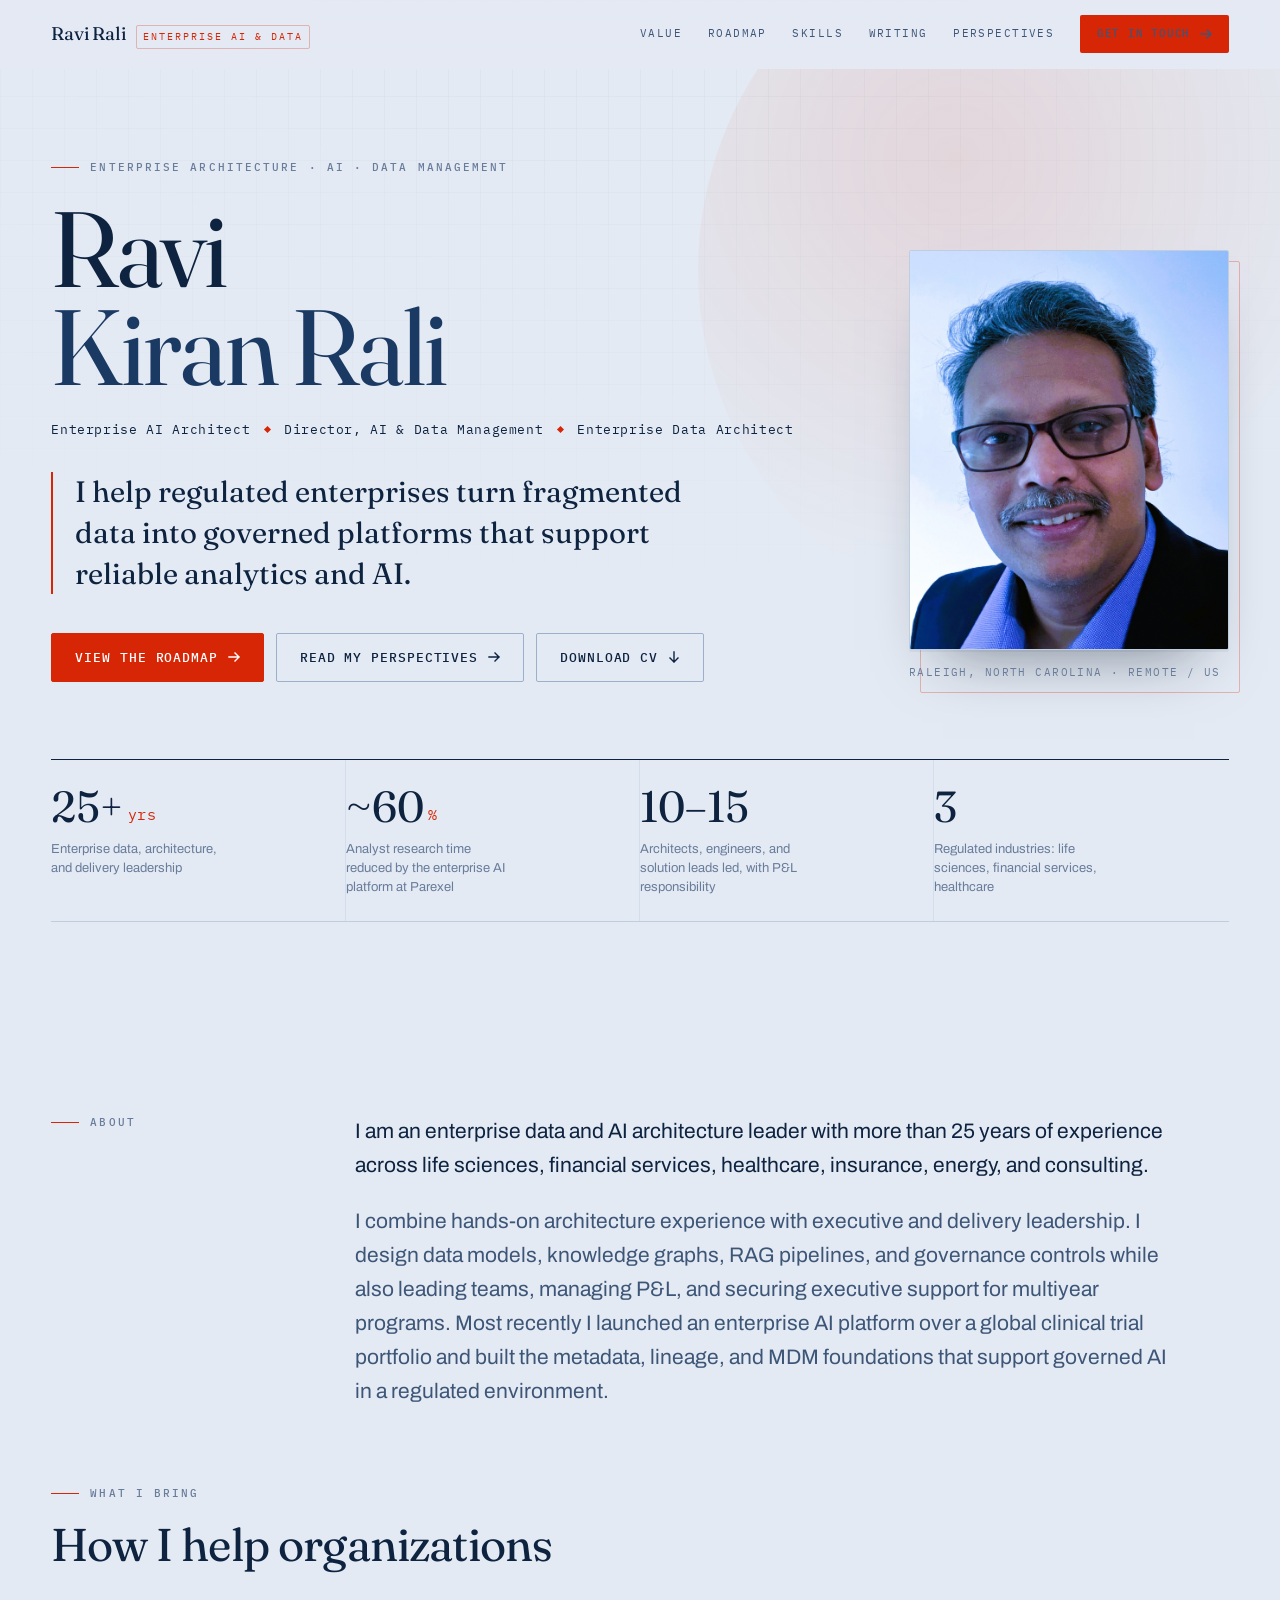
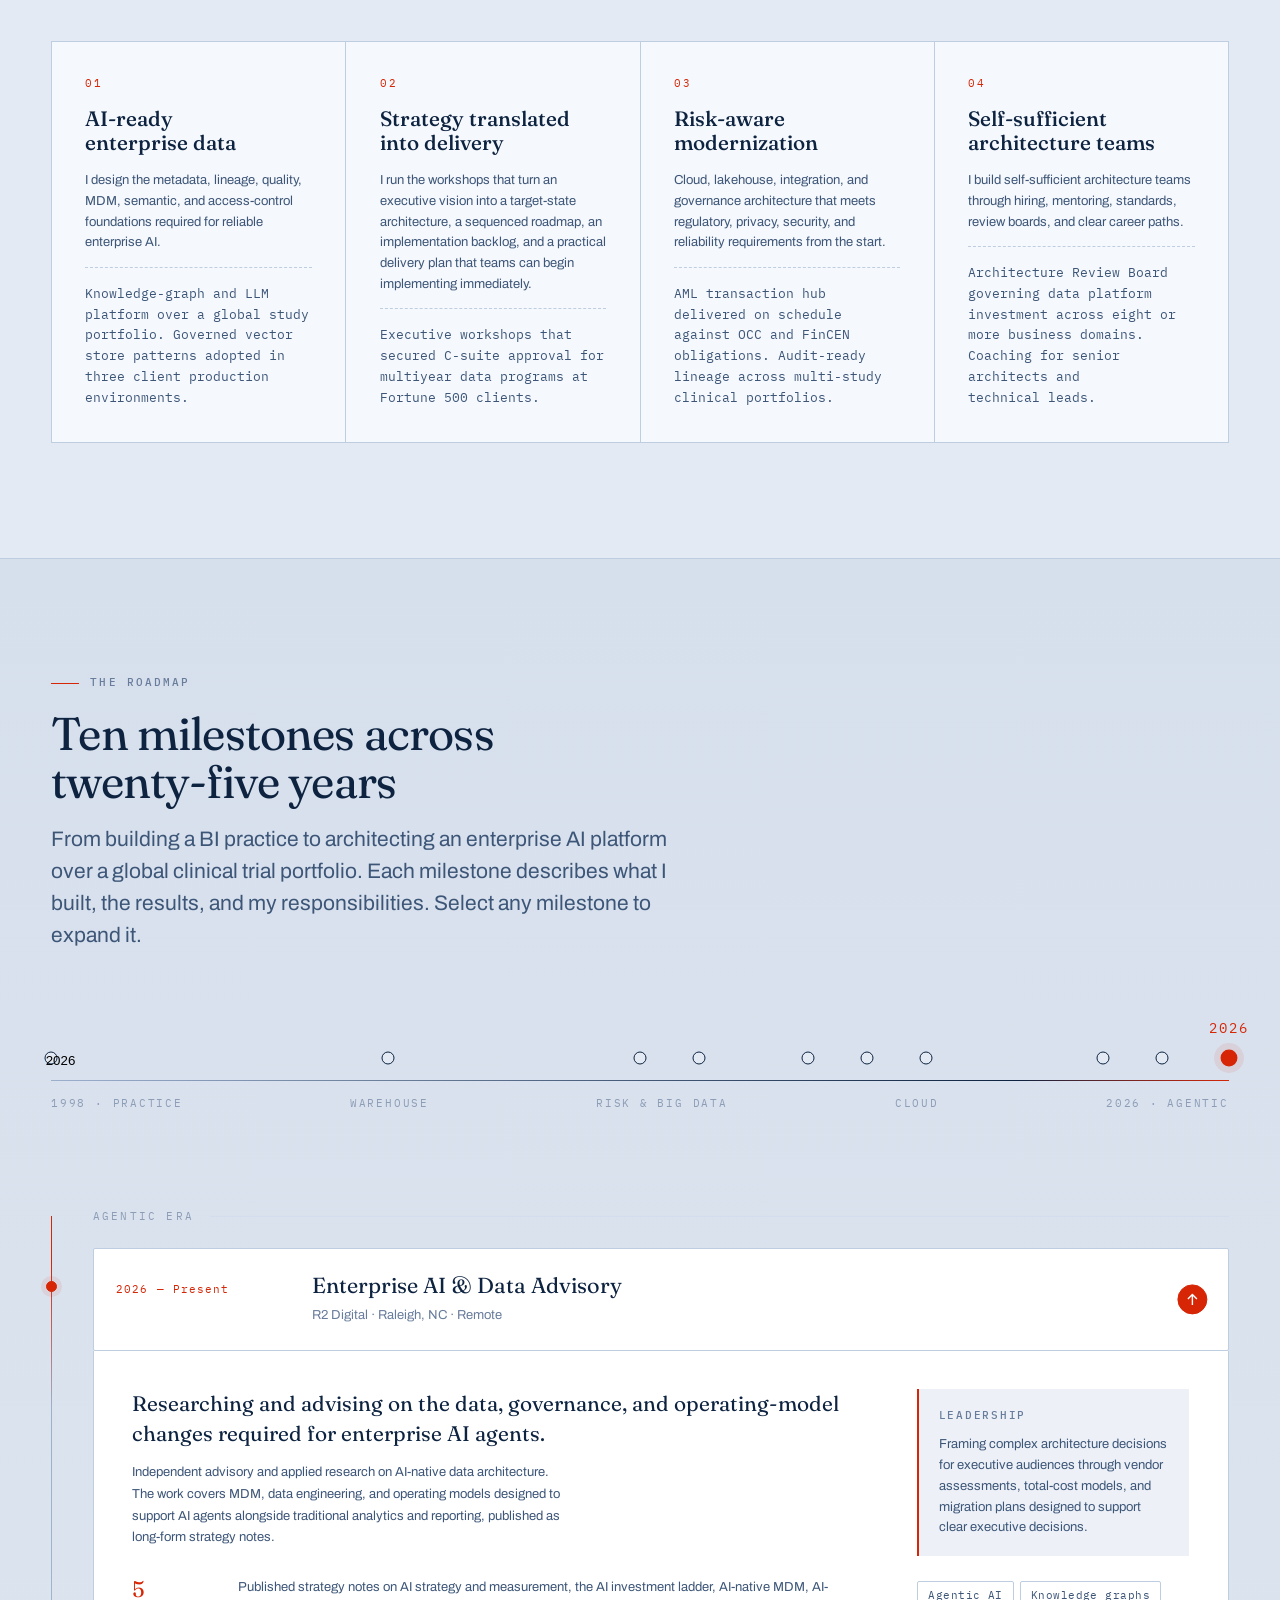
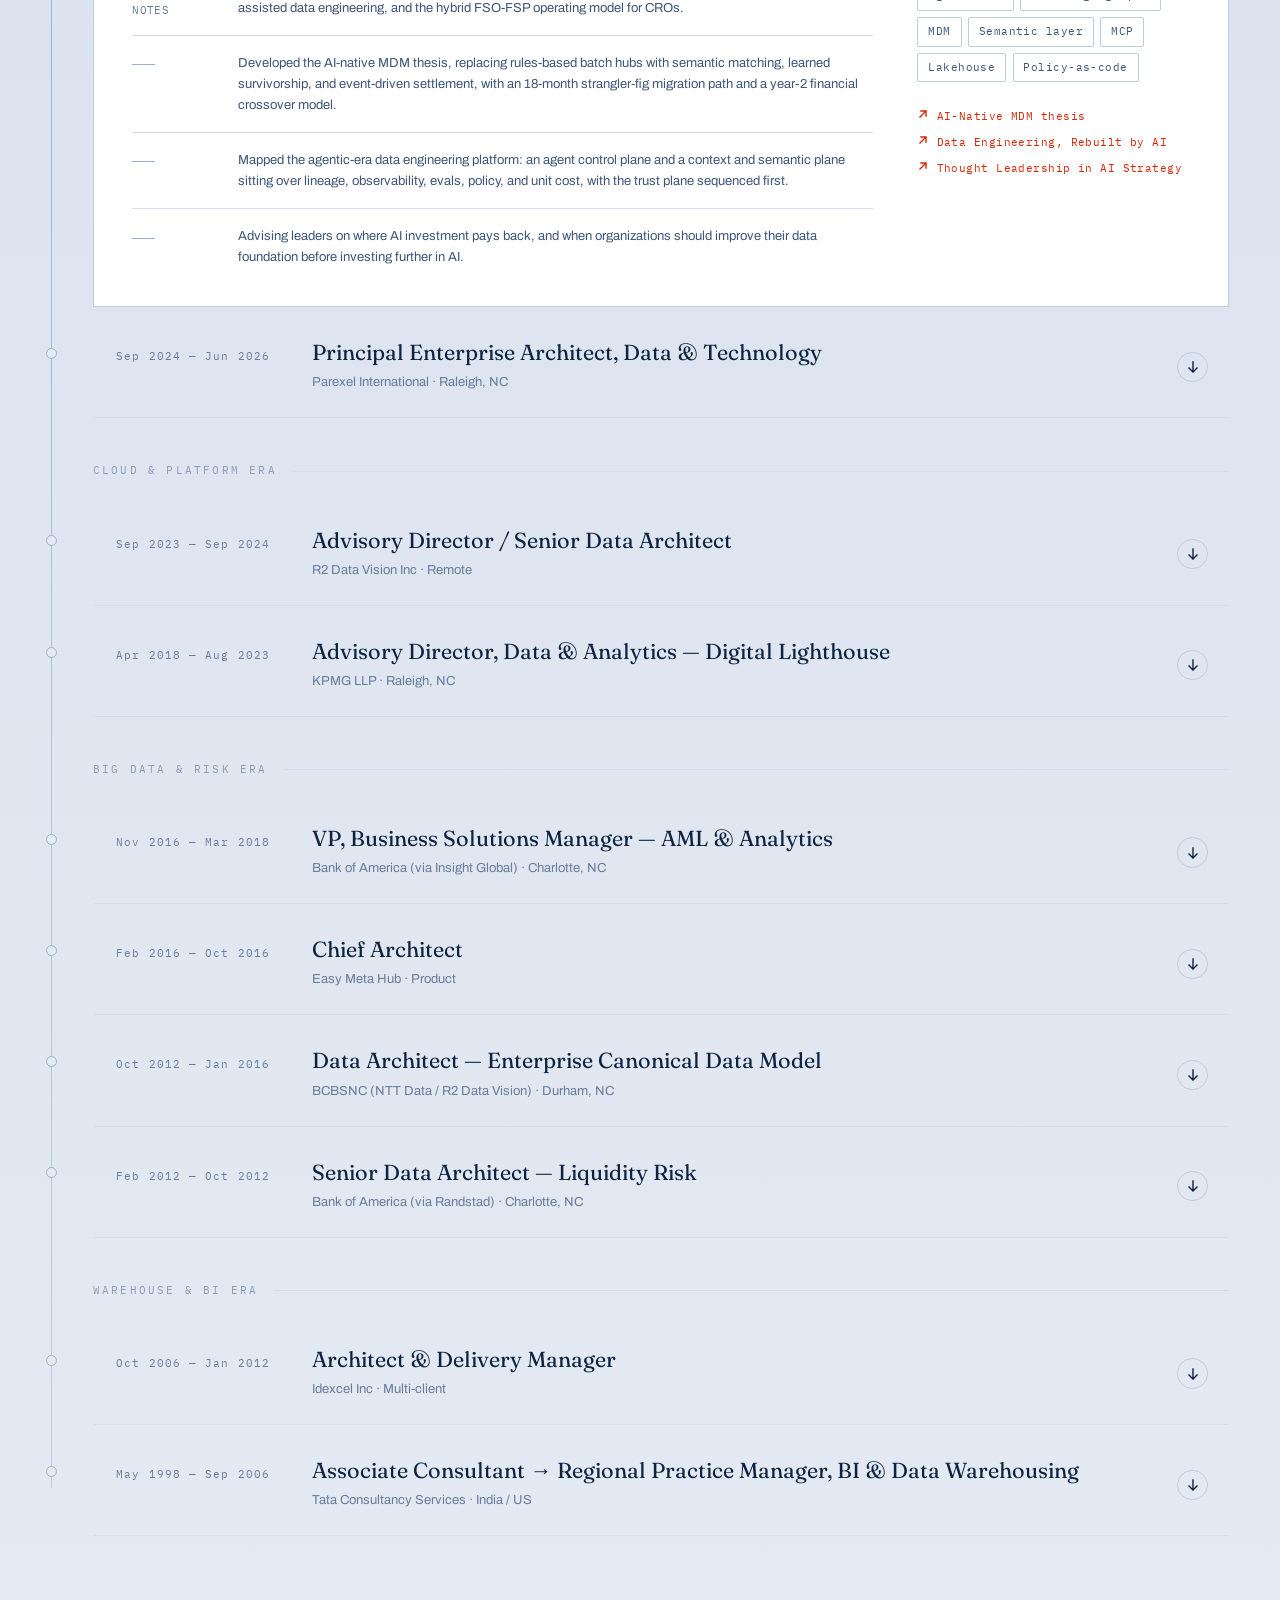
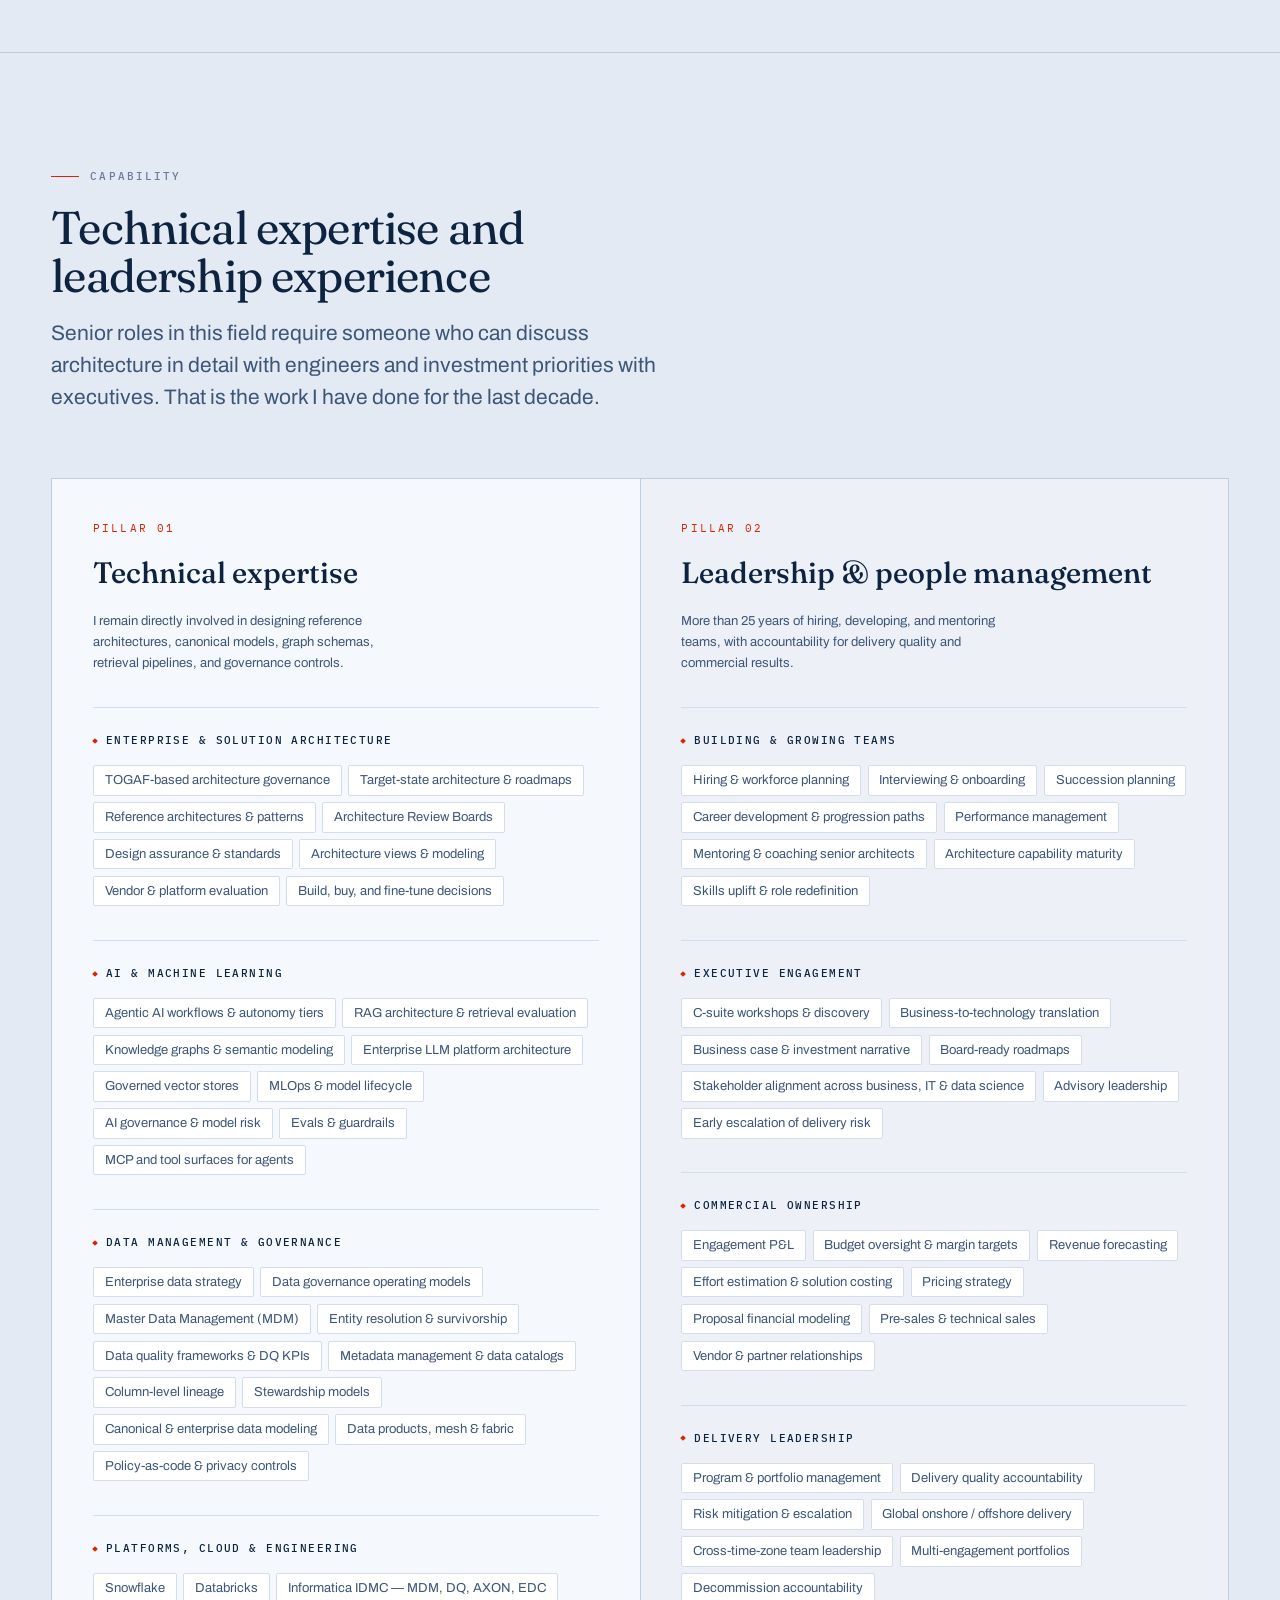
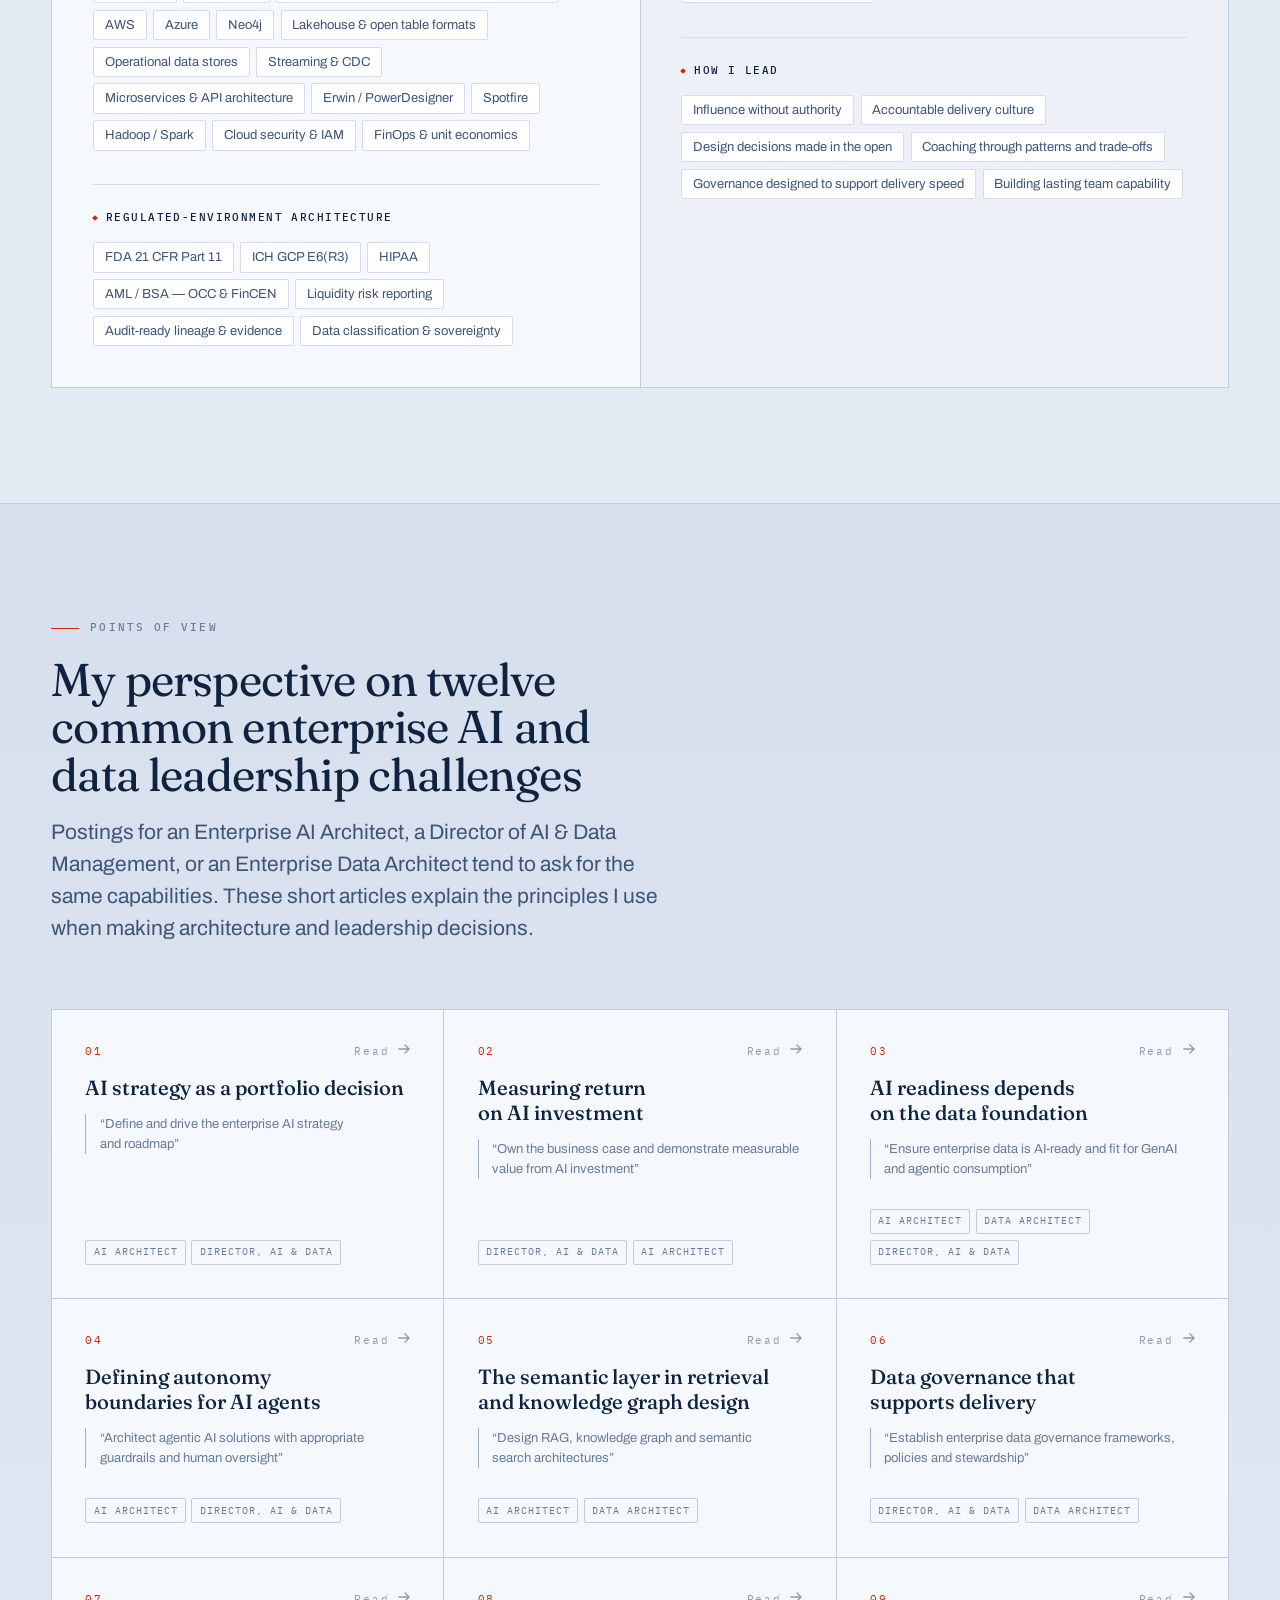
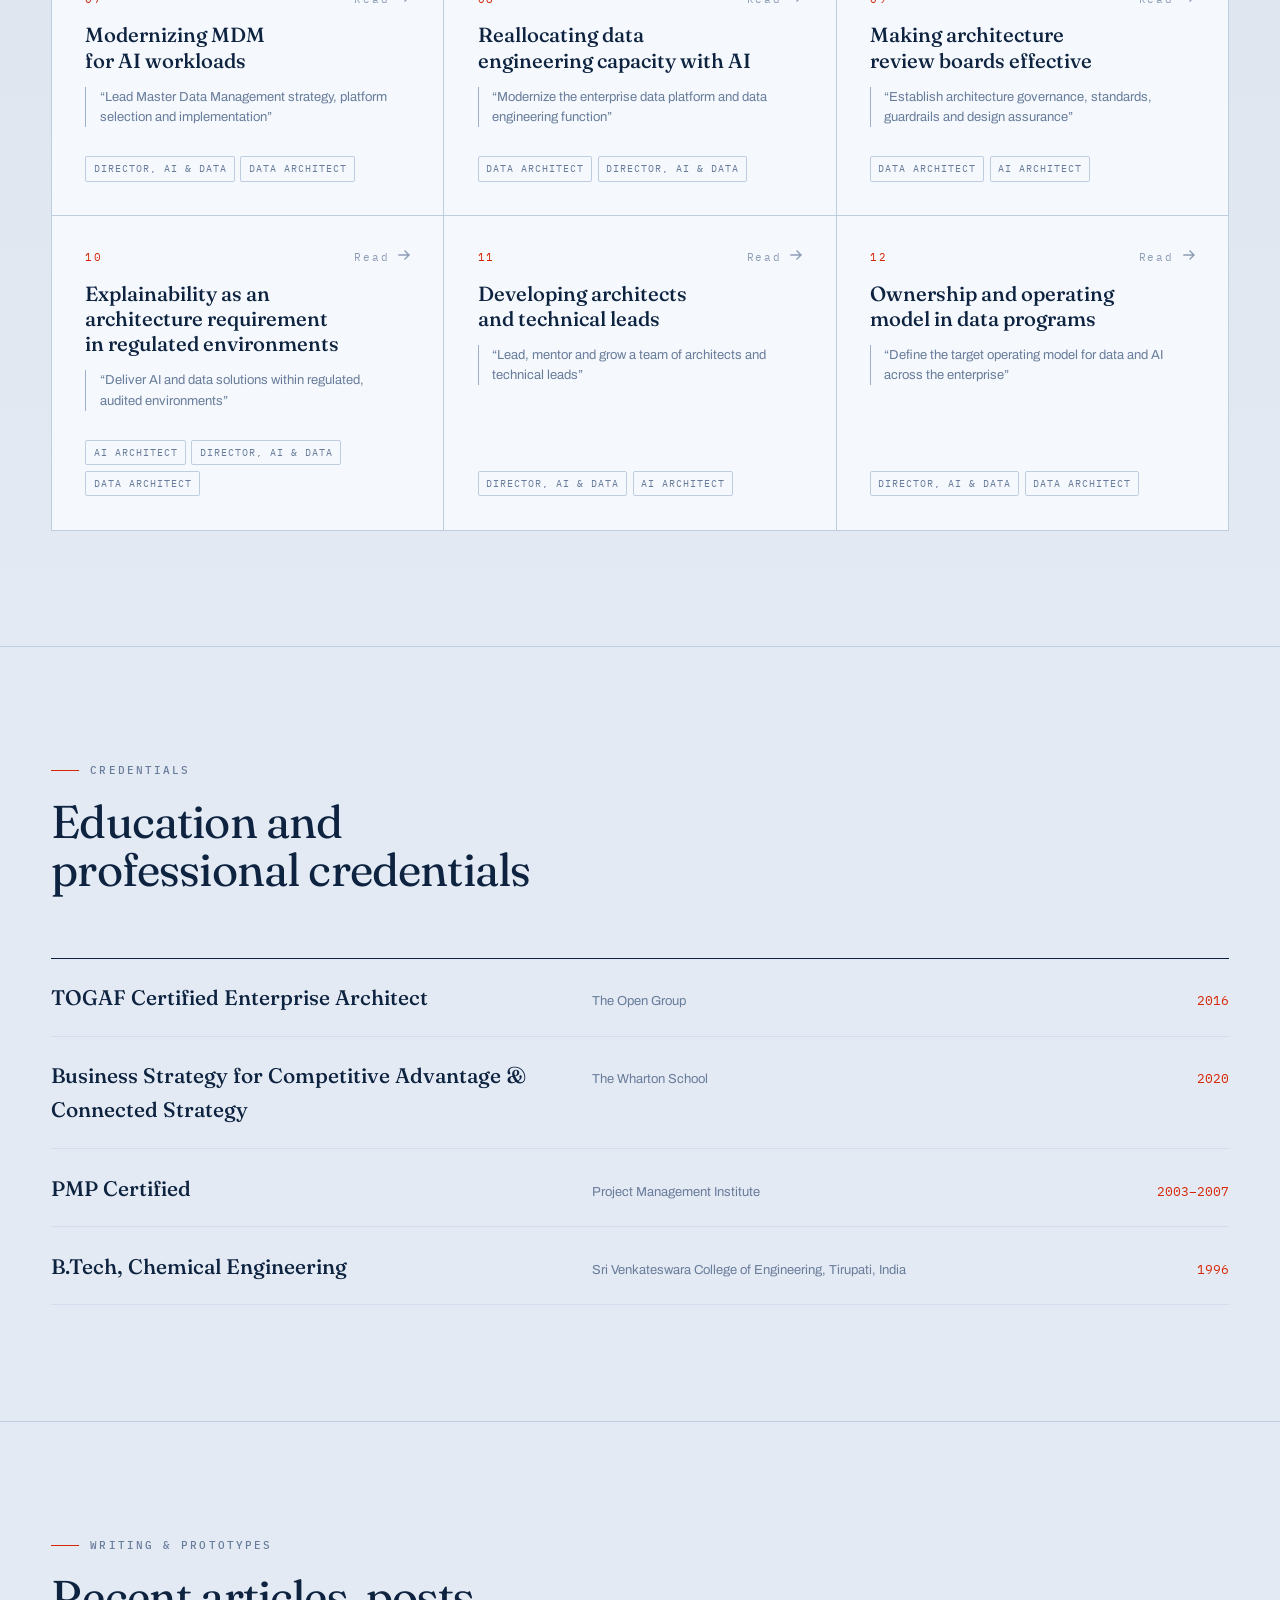
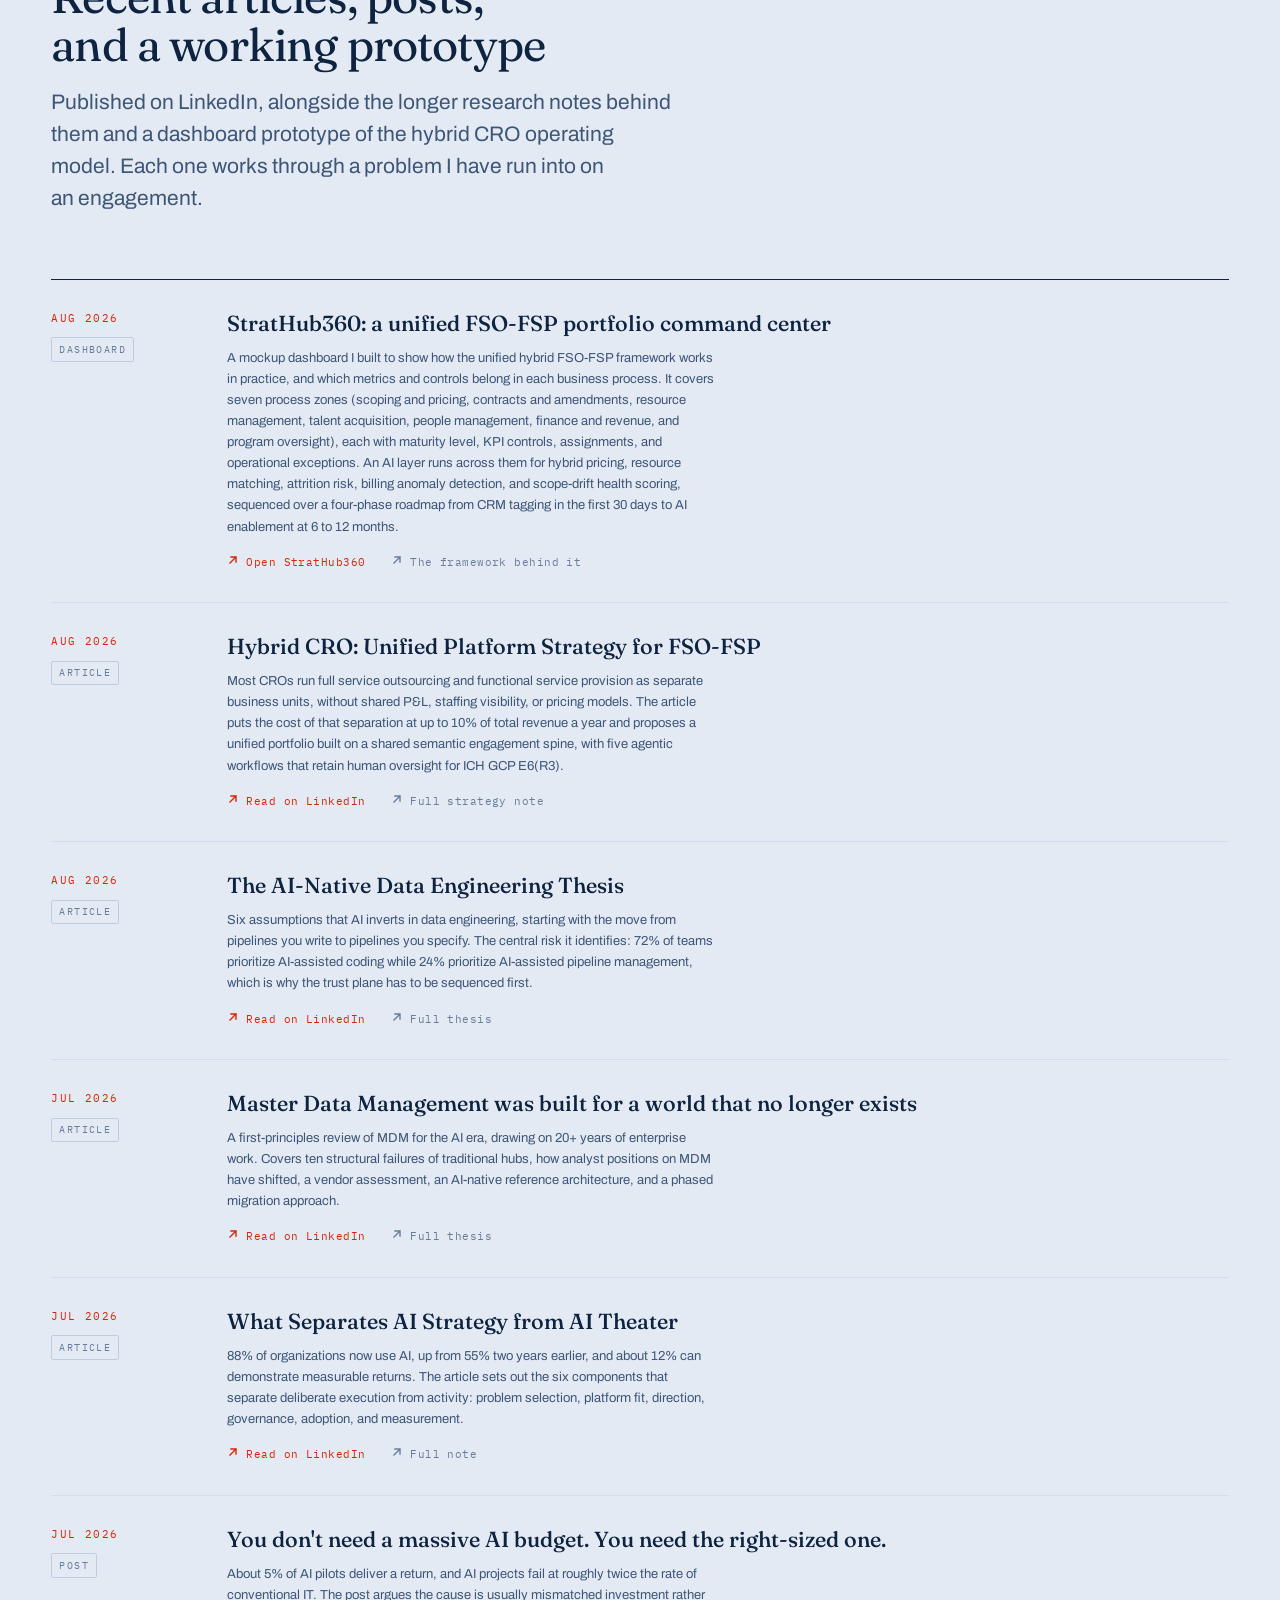
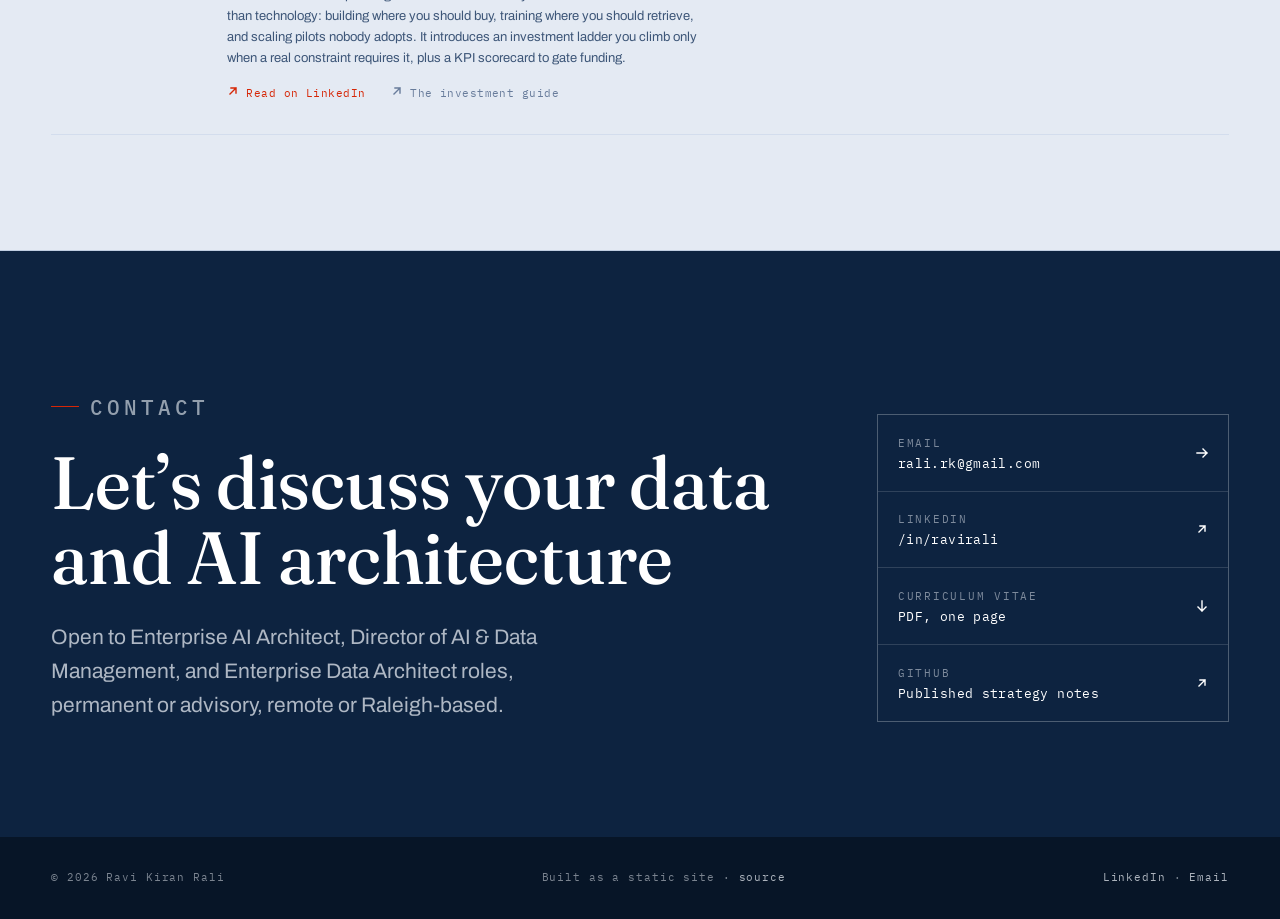
<file: index.html>
<!doctype html>
<html lang="en" class="no-js">
<head>
<meta charset="utf-8">
<meta name="viewport" content="width=device-width, initial-scale=1">
<title>Ravi Kiran Rali — Enterprise AI Architect</title>
<meta name="description" content="I help regulated enterprises turn fragmented data into governed platforms that support reliable analytics and AI.">
<link rel="canonical" href="https://ravikrali.github.io/resume/">
<meta property="og:type" content="website">
<meta property="og:title" content="Ravi Kiran Rali — Enterprise AI Architect">
<meta property="og:description" content="I help regulated enterprises turn fragmented data into governed platforms that support reliable analytics and AI.">
<meta property="og:url" content="https://ravikrali.github.io/resume/">
<meta name="twitter:card" content="summary_large_image">
<meta name="theme-color" content="#0d2340">
<link rel="preconnect" href="https://fonts.googleapis.com">
<link rel="preconnect" href="https://fonts.gstatic.com" crossorigin>
<link rel="stylesheet" href="https://fonts.googleapis.com/css2?family=Fraunces:opsz,wght@9..144,300..700&family=Archivo:wght@400;500;600&family=IBM+Plex+Mono:wght@400;500&display=swap">
<link rel="stylesheet" href="assets/css/site.css">
<link rel="icon" href="assets/img/favicon.svg" type="image/svg+xml">
<script type="application/ld+json">{"@context": "https://schema.org", "@type": "Person", "name": "Ravi Kiran Rali", "jobTitle": "Enterprise AI Architect", "email": "mailto:rali.rk@gmail.com", "url": "https://ravikrali.github.io/resume", "sameAs": ["https://www.linkedin.com/in/ravirali", "https://github.com/ravikrali"], "address": {"@type": "PostalAddress", "addressLocality": "Raleigh", "addressRegion": "NC", "addressCountry": "US"}, "description": "I help regulated enterprises turn fragmented data into governed platforms that support reliable analytics and AI.", "knowsAbout": ["Enterprise Architecture", "Data Governance", "Master Data Management", "Agentic AI", "Retrieval-Augmented Generation", "Knowledge Graphs", "Snowflake", "Databricks", "TOGAF"]}</script>
</head>
<body>
<a class="skip" href="#main">Skip to content</a>
<header class="masthead">
  <div class="shell masthead__in">
    <a class="brand" href="index.html">
      Ravi&nbsp;Rali
      <span class="brand__mark">Enterprise AI &amp; Data</span>
    </a>
    <nav class="navlinks" aria-label="Primary">
      <a href="index.html#value">Value</a>
      <a href="index.html#roadmap">Roadmap</a>
      <a href="index.html#skills">Skills</a>
      <a href="index.html#writing">Writing</a>
      <a class="nav-keep" href="perspectives/index.html">Perspectives</a>
      <a class="btn" href="index.html#contact">Get in touch <svg class="arw" width="12" height="12" viewBox="0 0 12 12" fill="none" aria-hidden="true"><path d="M1 6h10M7 2l4 4-4 4" stroke="currentColor" stroke-width="1.4" stroke-linecap="square"/></svg></a>
    </nav>
  </div>
</header>
<main id="main"><section class="hero">
  <div class="shell">
    <div class="hero__grid">
      <div class="stagger">
        <p class="eyebrow">Enterprise Architecture &middot; AI &middot; Data Management</p>
        <h1 class="display hero__name">Ravi <span class="surname">Kiran Rali</span></h1>
        <div class="hero__roles"><span>Enterprise AI Architect</span><span>Director, AI &amp; Data Management</span><span>Enterprise Data Architect</span></div>
        <p class="hero__tagline">I help regulated enterprises turn fragmented data into governed platforms that support reliable analytics and AI.</p>
        <div class="hero__actions">
          <a class="btn" href="#roadmap">View the roadmap <svg class="arw" width="12" height="12" viewBox="0 0 12 12" fill="none" aria-hidden="true"><path d="M1 6h10M7 2l4 4-4 4" stroke="currentColor" stroke-width="1.4" stroke-linecap="square"/></svg></a>
          <a class="btn btn--ghost" href="perspectives/index.html">Read my perspectives <svg class="arw" width="12" height="12" viewBox="0 0 12 12" fill="none" aria-hidden="true"><path d="M1 6h10M7 2l4 4-4 4" stroke="currentColor" stroke-width="1.4" stroke-linecap="square"/></svg></a>
          <a class="btn btn--ghost" href="Ravi_Rali.pdf">Download CV <svg class="arw" width="12" height="12" viewBox="0 0 12 12" fill="none" aria-hidden="true"><path d="M6 1v10M2 7l4 4 4-4" stroke="currentColor" stroke-width="1.4" stroke-linecap="square"/></svg></a>
        </div>
      </div>
      <figure class="hero__portrait">
        <img src="assets/img/ravi-2026.jpg" alt="Portrait of Ravi Kiran Rali" width="640" height="800">
        <figcaption class="hero__loc">Raleigh, North Carolina · Remote / US</figcaption>
      </figure>
    </div>
    <div class="metrics"><div class="metric">
          <div class="metric__fig">25+<span class="unit">yrs</span></div>
          <p class="metric__label">Enterprise data, architecture, and delivery leadership</p>
        </div><div class="metric">
          <div class="metric__fig">~60<span class="unit">%</span></div>
          <p class="metric__label">Analyst research time reduced by the enterprise AI platform at Parexel</p>
        </div><div class="metric">
          <div class="metric__fig">10–15</div>
          <p class="metric__label">Architects, engineers, and solution leads led, with P&amp;L responsibility</p>
        </div><div class="metric">
          <div class="metric__fig">3</div>
          <p class="metric__label">Regulated industries: life sciences, financial services, healthcare</p>
        </div></div>
  </div>
</section>
<section class="band" id="value">
  <div class="shell">
    <div class="summary__grid rise">
      <div>
        <p class="eyebrow">About</p>
      </div>
      <div class="summary__body"><p>I am an enterprise data and AI architecture leader with more than 25 years of experience across life sciences, financial services, healthcare, insurance, energy, and consulting.</p>
<p>I combine hands-on architecture experience with executive and delivery leadership. I design data models, knowledge graphs, RAG pipelines, and governance controls while also leading teams, managing P&amp;L, and securing executive support for multiyear programs. Most recently I launched an enterprise AI platform over a global clinical trial portfolio and built the metadata, lineage, and MDM foundations that support governed AI in a regulated environment.</p></div>
    </div>
    <div class="rise">
      <div class="band-head" style="margin-top:clamp(3rem,6vw,5rem)">
        <p class="eyebrow">What I bring</p>
        <h2 class="display">How I help organizations</h2>
      </div>
      <div class="value"><article class="value__card">
          <span class="value__num">01</span>
          <h3>AI-ready enterprise data</h3>
          <p>I design the metadata, lineage, quality, MDM, semantic, and access-control foundations required for reliable enterprise AI.</p>
          <p class="value__proof">Knowledge-graph and LLM platform over a global study portfolio. Governed vector store patterns adopted in three client production environments.</p>
        </article><article class="value__card">
          <span class="value__num">02</span>
          <h3>Strategy translated into delivery</h3>
          <p>I run the workshops that turn an executive vision into a target-state architecture, a sequenced roadmap, an implementation backlog, and a practical delivery plan that teams can begin implementing immediately.</p>
          <p class="value__proof">Executive workshops that secured C-suite approval for multiyear data programs at Fortune 500 clients.</p>
        </article><article class="value__card">
          <span class="value__num">03</span>
          <h3>Risk-aware modernization</h3>
          <p>Cloud, lakehouse, integration, and governance architecture that meets regulatory, privacy, security, and reliability requirements from the start.</p>
          <p class="value__proof">AML transaction hub delivered on schedule against OCC and FinCEN obligations. Audit-ready lineage across multi-study clinical portfolios.</p>
        </article><article class="value__card">
          <span class="value__num">04</span>
          <h3>Self-sufficient architecture teams</h3>
          <p>I build self-sufficient architecture teams through hiring, mentoring, standards, review boards, and clear career paths.</p>
          <p class="value__proof">Architecture Review Board governing data platform investment across eight or more business domains. Coaching for senior architects and technical leads.</p>
        </article></div>
    </div>
  </div>
</section>
<section class="band band--deep" id="roadmap">
  <div class="shell">
    <div class="band-head rise">
      <p class="eyebrow">The roadmap</p>
      <h2 class="display">Ten milestones across twenty-five years</h2>
      <p class="lede">From building a BI practice to architecting an enterprise AI platform over a global
      clinical trial portfolio. Each milestone describes what I built, the results, and my responsibilities.
      Select any milestone to expand it.</p>
    </div>

    <div class="ribbon rise" role="group" aria-label="Career timeline shortcuts">
      <div class="ribbon__line" aria-hidden="true"></div>
      <div class="ribbon__track"><button type="button" class="ribbon__dot" style="left:0.00%" data-target="tcs" data-year="1998" aria-label="Tata Consultancy Services, May 1998 — Sep 2006"></button><button type="button" class="ribbon__dot" style="left:28.57%" data-target="idexcel" data-year="2006" aria-label="Idexcel Inc, Oct 2006 — Jan 2012"></button><button type="button" class="ribbon__dot" style="left:50.00%" data-target="bofa-liquidity" data-year="2012" aria-label="Bank of America (via Randstad), Feb 2012 — Oct 2012"></button><button type="button" class="ribbon__dot" style="left:55.00%" data-target="bcbsnc" data-year="2012" aria-label="BCBSNC (NTT Data / R2 Data Vision), Oct 2012 — Jan 2016"></button><button type="button" class="ribbon__dot" style="left:64.29%" data-target="easymetahub" data-year="2016" aria-label="Easy Meta Hub, Feb 2016 — Oct 2016"></button><button type="button" class="ribbon__dot" style="left:69.29%" data-target="bofa-aml" data-year="2016" aria-label="Bank of America (via Insight Global), Nov 2016 — Mar 2018"></button><button type="button" class="ribbon__dot" style="left:74.29%" data-target="kpmg" data-year="2018" aria-label="KPMG LLP, Apr 2018 — Aug 2023"></button><button type="button" class="ribbon__dot" style="left:89.29%" data-target="r2dv" data-year="2023" aria-label="R2 Data Vision Inc, Sep 2023 — Sep 2024"></button><button type="button" class="ribbon__dot" style="left:94.29%" data-target="parexel" data-year="2024" aria-label="Parexel International, Sep 2024 — Jun 2026"></button><button type="button" class="ribbon__dot" style="left:100.00%" data-target="r2digital" data-year="2026" aria-label="R2 Digital, 2026 — Present"></button></div>
      <div class="ribbon__caps"><span>1998 &middot; Practice</span><span>Warehouse</span><span>Risk &amp; big data</span><span>Cloud</span><span>2026 &middot; Agentic</span></div>
    </div>

    <div class="rm" data-roadmap>
      <p class="rm__era">Agentic era</p><article class="rm__item" id="r2digital">
  <button type="button" class="rm__head" aria-expanded="false" aria-controls="panel-r2digital">
    <span class="rm__years">2026 — Present</span>
    <span class="rm__title">
      <span class="rm__role">Enterprise AI &amp; Data Advisory</span>
      <span class="rm__org">R2 Digital &middot; Raleigh, NC · Remote</span>
    </span>
    <span class="rm__toggle" aria-hidden="true"><svg class="arw" width="12" height="12" viewBox="0 0 12 12" fill="none" aria-hidden="true"><path d="M6 1v10M2 7l4 4 4-4" stroke="currentColor" stroke-width="1.4" stroke-linecap="square"/></svg></span>
  </button>
  <div class="rm__panel" id="panel-r2digital">
    <div class="rm__panelin">
      <div class="rm__body">
        <div>
          <p class="rm__headline">Researching and advising on the data, governance, and operating-model changes required for enterprise AI agents.</p>
          <p class="rm__context">Independent advisory and applied research on AI-native data architecture. The work covers MDM, data engineering, and operating models designed to support AI agents alongside traditional analytics and reporting, published as long-form strategy notes.</p>
          <ul class="rm__outcomes"><li class="rm__outcome"><span class="rm__metric">5<span class="u">notes</span></span><span>Published strategy notes on AI strategy and measurement, the AI investment ladder, AI-native MDM, AI-assisted data engineering, and the hybrid FSO-FSP operating model for CROs.</span></li><li class="rm__outcome rm__outcome--plain"><span class="rm__metric"></span><span>Developed the AI-native MDM thesis, replacing rules-based batch hubs with semantic matching, learned survivorship, and event-driven settlement, with an 18-month strangler-fig migration path and a year-2 financial crossover model.</span></li><li class="rm__outcome rm__outcome--plain"><span class="rm__metric"></span><span>Mapped the agentic-era data engineering platform: an agent control plane and a context and semantic plane sitting over lineage, observability, evals, policy, and unit cost, with the trust plane sequenced first.</span></li><li class="rm__outcome rm__outcome--plain"><span class="rm__metric"></span><span>Advising leaders on where AI investment pays back, and when organizations should improve their data foundation before investing further in AI.</span></li></ul>
        </div>
        <div class="rm__aside">
          <div class="rm__note">
            <h4>Leadership</h4>
            <p>Framing complex architecture decisions for executive audiences through vendor assessments, total-cost models, and migration plans designed to support clear executive decisions.</p>
          </div>
          <ul class="rm__stack"><li class="chip">Agentic AI</li><li class="chip">Knowledge graphs</li><li class="chip">MDM</li><li class="chip">Semantic layer</li><li class="chip">MCP</li><li class="chip">Lakehouse</li><li class="chip">Policy-as-code</li></ul>
          <div class="rm__links"><a href="https://ravikrali.github.io/MDM-AI-Strategy/" target="_blank" rel="noopener"><svg class="arw" width="12" height="12" viewBox="0 0 12 12" fill="none" aria-hidden="true"><path d="M3 9L9 3M4 3h5v5" stroke="currentColor" stroke-width="1.4" stroke-linecap="square"/></svg> AI-Native MDM thesis</a><a href="https://ravikrali.github.io/Data-Engineering/" target="_blank" rel="noopener"><svg class="arw" width="12" height="12" viewBox="0 0 12 12" fill="none" aria-hidden="true"><path d="M3 9L9 3M4 3h5v5" stroke="currentColor" stroke-width="1.4" stroke-linecap="square"/></svg> Data Engineering, Rebuilt by AI</a><a href="https://ravikrali.github.io/blogAIStrategy/" target="_blank" rel="noopener"><svg class="arw" width="12" height="12" viewBox="0 0 12 12" fill="none" aria-hidden="true"><path d="M3 9L9 3M4 3h5v5" stroke="currentColor" stroke-width="1.4" stroke-linecap="square"/></svg> Thought Leadership in AI Strategy</a></div>
        </div>
      </div>
    </div>
  </div>
</article><article class="rm__item" id="parexel">
  <button type="button" class="rm__head" aria-expanded="false" aria-controls="panel-parexel">
    <span class="rm__years">Sep 2024 — Jun 2026</span>
    <span class="rm__title">
      <span class="rm__role">Principal Enterprise Architect, Data &amp; Technology</span>
      <span class="rm__org">Parexel International &middot; Raleigh, NC</span>
    </span>
    <span class="rm__toggle" aria-hidden="true"><svg class="arw" width="12" height="12" viewBox="0 0 12 12" fill="none" aria-hidden="true"><path d="M6 1v10M2 7l4 4 4-4" stroke="currentColor" stroke-width="1.4" stroke-linecap="square"/></svg></span>
  </button>
  <div class="rm__panel" id="panel-parexel">
    <div class="rm__panelin">
      <div class="rm__body">
        <div>
          <p class="rm__headline">Designed an enterprise AI platform and governance framework for a leading global CRO operating in more than 100 countries.</p>
          <p class="rm__context">Parexel is a $2B+ clinical research organization. I owned enterprise data strategy, AI architecture, and governance across clinical and commercial operations, covering scoping, pricing, scheduling, project management, finance, forecasting, clinical data management, site and investigator selection, and FSO/FSP resource management.</p>
          <ul class="rm__outcomes"><li class="rm__outcome"><span class="rm__metric">~60<span class="u">%</span></span><span>Reduced analyst research time by architecting and launching an enterprise AI platform using LLM and knowledge-graph technology for intelligent search, protocol summarization, and site and investigator insight across the global study portfolio, which accelerated study start-up decisions.</span></li><li class="rm__outcome rm__outcome--plain"><span class="rm__metric"></span><span>Designed a knowledge-graph and LLM pipeline joining structured clinical metadata to unstructured protocol documents through a RAG architecture, allowing operational teams to query trial intelligence in natural language with governed, auditable data access.</span></li><li class="rm__outcome"><span class="rm__metric">~40<span class="u">%</span></span><span>Reduced downstream reconciliation effort by architecting the data governance, MDM, and data quality roadmap for global clinical operations, enabling audit-ready lineage across multi-study portfolios.</span></li><li class="rm__outcome"><span class="rm__metric">8+<span class="u">domains</span></span><span>Established an Architecture Review Board governing data platform investment across eight or more business domains, reducing rework and maintaining regulatory alignment.</span></li><li class="rm__outcome rm__outcome--plain"><span class="rm__metric"></span><span>Accountable for delivery quality, budget oversight, and risk mitigation across the enterprise data and AI architecture portfolio.</span></li></ul>
        </div>
        <div class="rm__aside">
          <div class="rm__note">
            <h4>Leadership</h4>
            <p>Coached senior architects and technical leads on solution quality, stakeholder engagement, and enterprise alignment. Owned architecture capability maturity and long-term talent strategy across the enterprise data domains.</p>
          </div>
          <ul class="rm__stack"><li class="chip">LLM / RAG</li><li class="chip">Knowledge graphs</li><li class="chip">MDM</li><li class="chip">Data governance</li><li class="chip">Architecture Review Board</li><li class="chip">TOGAF</li><li class="chip">AWS</li><li class="chip">Azure</li><li class="chip">ICH GCP E6(R3)</li></ul>
          
        </div>
      </div>
    </div>
  </div>
</article><p class="rm__era">Cloud &amp; platform era</p><article class="rm__item" id="r2dv">
  <button type="button" class="rm__head" aria-expanded="false" aria-controls="panel-r2dv">
    <span class="rm__years">Sep 2023 — Sep 2024</span>
    <span class="rm__title">
      <span class="rm__role">Advisory Director / Senior Data Architect</span>
      <span class="rm__org">R2 Data Vision Inc &middot; Remote</span>
    </span>
    <span class="rm__toggle" aria-hidden="true"><svg class="arw" width="12" height="12" viewBox="0 0 12 12" fill="none" aria-hidden="true"><path d="M6 1v10M2 7l4 4 4-4" stroke="currentColor" stroke-width="1.4" stroke-linecap="square"/></svg></span>
  </button>
  <div class="rm__panel" id="panel-r2dv">
    <div class="rm__panelin">
      <div class="rm__body">
        <div>
          <p class="rm__headline">Technical leadership for a data products startup and governance blueprints for its clients.</p>
          <p class="rm__context">Provided solution architecture guidance and consulting services to a data products company and its enterprise clients across AWS and Azure.</p>
          <ul class="rm__outcomes"><li class="rm__outcome rm__outcome--plain"><span class="rm__metric"></span><span>Designed data lakehouse and operational data store architectures on AWS and Azure, consolidating siloed sources into unified analytics-ready platforms and reducing client time-to-insight from weeks to days.</span></li><li class="rm__outcome rm__outcome--plain"><span class="rm__metric"></span><span>Delivered data governance blueprints covering classification frameworks, metadata management, and data catalog configurations, giving clients a structured path to regulatory-ready data assets.</span></li><li class="rm__outcome rm__outcome--plain"><span class="rm__metric"></span><span>Advised on data integration pipelines, MDM, data classification, and cataloging as part of end-to-end governance implementation.</span></li></ul>
        </div>
        <div class="rm__aside">
          <div class="rm__note">
            <h4>Leadership</h4>
            <p>Acted as the senior technical voice for a small company selling into large enterprises, translating client needs into practical architecture guidance and credible delivery estimates.</p>
          </div>
          <ul class="rm__stack"><li class="chip">AWS</li><li class="chip">Azure</li><li class="chip">Lakehouse</li><li class="chip">ODS</li><li class="chip">Metadata management</li><li class="chip">MDM</li><li class="chip">Data catalog</li></ul>
          
        </div>
      </div>
    </div>
  </div>
</article><article class="rm__item" id="kpmg">
  <button type="button" class="rm__head" aria-expanded="false" aria-controls="panel-kpmg">
    <span class="rm__years">Apr 2018 — Aug 2023</span>
    <span class="rm__title">
      <span class="rm__role">Advisory Director, Data &amp; Analytics — Digital Lighthouse</span>
      <span class="rm__org">KPMG LLP &middot; Raleigh, NC</span>
    </span>
    <span class="rm__toggle" aria-hidden="true"><svg class="arw" width="12" height="12" viewBox="0 0 12 12" fill="none" aria-hidden="true"><path d="M6 1v10M2 7l4 4 4-4" stroke="currentColor" stroke-width="1.4" stroke-linecap="square"/></svg></span>
  </button>
  <div class="rm__panel" id="panel-kpmg">
    <div class="rm__panelin">
      <div class="rm__body">
        <div>
          <p class="rm__headline">Five years delivering data management programs for Fortune 500 clients, covering architecture, delivery, commercial ownership, and team leadership.</p>
          <p class="rm__context">Senior advisory leader in KPMG&#x27;s national data practice, leading teams of 10 to 15. My responsibilities included technical sales, delivery management, architecture, and commercial oversight.</p>
          <ul class="rm__outcomes"><li class="rm__outcome"><span class="rm__metric">3 wks → 2 days</span><span>Reduced business-user time-to-insight and cut data error rates by 35% by delivering an enterprise Modern Data Platform on Snowflake with Informatica IDMC (MDM, Data Quality, AXON catalog), giving clients trusted master data and self-service analytics.</span></li><li class="rm__outcome"><span class="rm__metric">~30<span class="u">%</span></span><span>Reduced compliance remediation cost by architecting an enterprise data governance program covering a policy engine, stewardship operating model, data quality KPIs, and metadata taxonomy, which helped clients pass regulatory audits.</span></li><li class="rm__outcome"><span class="rm__metric">3<span class="u">environments</span></span><span>Designed and delivered MLOps solutions for a large automobile manufacturer, building GenAI and RAG-ready data architecture with governed vector store integration and LLM-ready pipelines, adopted in three client production environments.</span></li><li class="rm__outcome rm__outcome--plain"><span class="rm__metric"></span><span>Developed an enterprise policy engine integrating organizational policy, technical metadata, data quality, and data privacy requirements into enforceable controls.</span></li><li class="rm__outcome rm__outcome--plain"><span class="rm__metric"></span><span>Built a TOGAF-aligned enterprise data architecture practice covering architecture views, roadmaps, review methods, and implementation standards, using Spark, Erwin, and PowerDesigner for architectural modeling.</span></li></ul>
        </div>
        <div class="rm__aside">
          <div class="rm__note">
            <h4>Leadership</h4>
            <p>Managed multi-engagement P&amp;L including margin targets and revenue forecasts. Led pricing strategy, effort estimation, and proposal financial modeling. Owned hiring, workforce planning, interviewing, onboarding, and succession planning. Ran performance management, mentoring, and career development for architects, data engineers, and solution leads across onshore and offshore delivery centers and time zones.</p>
          </div>
          <ul class="rm__stack"><li class="chip">Snowflake</li><li class="chip">Informatica IDMC</li><li class="chip">Informatica DQ</li><li class="chip">AXON</li><li class="chip">Enterprise Data Catalog</li><li class="chip">Spotfire</li><li class="chip">Databricks</li><li class="chip">MLOps</li><li class="chip">GenAI / RAG</li><li class="chip">TOGAF</li><li class="chip">Erwin</li><li class="chip">PowerDesigner</li></ul>
          
        </div>
      </div>
    </div>
  </div>
</article><p class="rm__era">Big data &amp; risk era</p><article class="rm__item" id="bofa-aml">
  <button type="button" class="rm__head" aria-expanded="false" aria-controls="panel-bofa-aml">
    <span class="rm__years">Nov 2016 — Mar 2018</span>
    <span class="rm__title">
      <span class="rm__role">VP, Business Solutions Manager — AML &amp; Analytics</span>
      <span class="rm__org">Bank of America (via Insight Global) &middot; Charlotte, NC</span>
    </span>
    <span class="rm__toggle" aria-hidden="true"><svg class="arw" width="12" height="12" viewBox="0 0 12 12" fill="none" aria-hidden="true"><path d="M6 1v10M2 7l4 4 4-4" stroke="currentColor" stroke-width="1.4" stroke-linecap="square"/></svg></span>
  </button>
  <div class="rm__panel" id="panel-bofa-aml">
    <div class="rm__panelin">
      <div class="rm__body">
        <div>
          <p class="rm__headline">Anti-money-laundering transaction hub and analytics architecture for a global bank.</p>
          <p class="rm__context">Owned the data integration solution roadmap and architecture for the AML Transaction Hub, analytics, self-service reporting, search analytics, and predictive analytics, supporting AML monitoring where false positives increase review costs and false negatives create significant regulatory risk.</p>
          <ul class="rm__outcomes"><li class="rm__outcome"><span class="rm__metric">15+<span class="u">sources</span></span><span>Delivered an AML Transaction Hub integrating more than fifteen data sources, enabling real-time suspicious activity detection, improving SAR filing accuracy by 30%, and meeting OCC and FinCEN regulatory obligations on schedule.</span></li><li class="rm__outcome"><span class="rm__metric">~25<span class="u">%</span></span><span>Lowered false positive rates in transaction monitoring through automated data cleansing pipelines and an enterprise data governance framework for the AML domain, which reduced analyst review cost.</span></li><li class="rm__outcome rm__outcome--plain"><span class="rm__metric"></span><span>Established data stewardship roles, policies, and procedures. Delivered conceptual and logical data models and ran vendor and tooling evaluation for AML and risk data solutions.</span></li><li class="rm__outcome rm__outcome--plain"><span class="rm__metric"></span><span>Led big data architecture and the delivery teams implementing risk, compliance, and analytics projects.</span></li></ul>
        </div>
        <div class="rm__aside">
          <div class="rm__note">
            <h4>Leadership</h4>
            <p>Worked across compliance officers, model risk, technology, and analytics teams, translating regulatory obligations into architecture constraints that engineering teams could build against.</p>
          </div>
          <ul class="rm__stack"><li class="chip">Big data</li><li class="chip">AML / BSA</li><li class="chip">OCC / FinCEN</li><li class="chip">Search analytics</li><li class="chip">Predictive analytics</li><li class="chip">Data governance</li><li class="chip">Data modeling</li></ul>
          
        </div>
      </div>
    </div>
  </div>
</article><article class="rm__item" id="easymetahub">
  <button type="button" class="rm__head" aria-expanded="false" aria-controls="panel-easymetahub">
    <span class="rm__years">Feb 2016 — Oct 2016</span>
    <span class="rm__title">
      <span class="rm__role">Chief Architect</span>
      <span class="rm__org">Easy Meta Hub &middot; Product</span>
    </span>
    <span class="rm__toggle" aria-hidden="true"><svg class="arw" width="12" height="12" viewBox="0 0 12 12" fill="none" aria-hidden="true"><path d="M6 1v10M2 7l4 4 4-4" stroke="currentColor" stroke-width="1.4" stroke-linecap="square"/></svg></span>
  </button>
  <div class="rm__panel" id="panel-easymetahub">
    <div class="rm__panelin">
      <div class="rm__body">
        <div>
          <p class="rm__headline">An early implementation of metadata-driven data-hub architecture.</p>
          <p class="rm__context">Architected a software product that let organizations use metadata from across their systems to assemble enterprise data hubs built on enterprise models in a NoSQL database.</p>
          <ul class="rm__outcomes"><li class="rm__outcome rm__outcome--plain"><span class="rm__metric"></span><span>Designed a metadata-driven architecture where hub content could be consumed across enterprise patterns including data integration, BI and analytics, and microservices, without rebuilding per consumer.</span></li><li class="rm__outcome rm__outcome--plain"><span class="rm__metric"></span><span>Proved out enterprise-model-on-NoSQL patterns for accelerating metadata reuse and data hub assembly.</span></li><li class="rm__outcome rm__outcome--plain"><span class="rm__metric"></span><span>This work anticipated today&#x27;s use of metadata as an operational foundation for enterprise AI.</span></li></ul>
        </div>
        <div class="rm__aside">
          <div class="rm__note">
            <h4>Leadership</h4>
            <p>Owned the product architecture and its technical narrative end to end in a small-team environment.</p>
          </div>
          <ul class="rm__stack"><li class="chip">NoSQL</li><li class="chip">Metadata management</li><li class="chip">Enterprise data models</li><li class="chip">Microservices</li><li class="chip">Data integration</li></ul>
          
        </div>
      </div>
    </div>
  </div>
</article><article class="rm__item" id="bcbsnc">
  <button type="button" class="rm__head" aria-expanded="false" aria-controls="panel-bcbsnc">
    <span class="rm__years">Oct 2012 — Jan 2016</span>
    <span class="rm__title">
      <span class="rm__role">Data Architect — Enterprise Canonical Data Model</span>
      <span class="rm__org">BCBSNC (NTT Data / R2 Data Vision) &middot; Durham, NC</span>
    </span>
    <span class="rm__toggle" aria-hidden="true"><svg class="arw" width="12" height="12" viewBox="0 0 12 12" fill="none" aria-hidden="true"><path d="M6 1v10M2 7l4 4 4-4" stroke="currentColor" stroke-width="1.4" stroke-linecap="square"/></svg></span>
  </button>
  <div class="rm__panel" id="panel-bcbsnc">
    <div class="rm__panelin">
      <div class="rm__body">
        <div>
          <p class="rm__headline">The canonical data model behind a health insurer&#x27;s business transformation, with an early application of graph technology to MDM.</p>
          <p class="rm__context">Created the vision and led implementation of the enterprise data modeling and integration hub capability at Blue Cross Blue Shield of North Carolina, supporting an enterprise-wide business transformation program.</p>
          <ul class="rm__outcomes"><li class="rm__outcome"><span class="rm__metric">20+<span class="u">touchpoints</span></span><span>Architected the Enterprise Canonical Data Model powering the transformation, supporting consistent data exchange across more than twenty integration touchpoints and reducing integration build time by 40% through reusable canonical patterns.</span></li><li class="rm__outcome"><span class="rm__metric">~35<span class="u">%</span></span><span>Reduced duplicate master records by applying the Neo4j graph database to MDM entity resolution, which established the foundation for a scalable enterprise MDM program.</span></li><li class="rm__outcome rm__outcome--plain"><span class="rm__metric"></span><span>Built canonicals usable across REST services, ETL, and messaging integration patterns rather than a separate model per channel.</span></li><li class="rm__outcome rm__outcome--plain"><span class="rm__metric"></span><span>Ran proofs-of-concept on Hadoop and graph databases at an early stage of their enterprise adoption.</span></li></ul>
        </div>
        <div class="rm__aside">
          <div class="rm__note">
            <h4>Leadership</h4>
            <p>Created and led a new enterprise data modeling and integration hub group, including the business case for establishing it.</p>
          </div>
          <ul class="rm__stack"><li class="chip">Canonical data models</li><li class="chip">Neo4j</li><li class="chip">Graph MDM</li><li class="chip">Hadoop</li><li class="chip">REST services</li><li class="chip">ETL</li><li class="chip">Messaging</li><li class="chip">HIPAA</li></ul>
          
        </div>
      </div>
    </div>
  </div>
</article><article class="rm__item" id="bofa-liquidity">
  <button type="button" class="rm__head" aria-expanded="false" aria-controls="panel-bofa-liquidity">
    <span class="rm__years">Feb 2012 — Oct 2012</span>
    <span class="rm__title">
      <span class="rm__role">Senior Data Architect — Liquidity Risk</span>
      <span class="rm__org">Bank of America (via Randstad) &middot; Charlotte, NC</span>
    </span>
    <span class="rm__toggle" aria-hidden="true"><svg class="arw" width="12" height="12" viewBox="0 0 12 12" fill="none" aria-hidden="true"><path d="M6 1v10M2 7l4 4 4-4" stroke="currentColor" stroke-width="1.4" stroke-linecap="square"/></svg></span>
  </button>
  <div class="rm__panel" id="panel-bofa-liquidity">
    <div class="rm__panelin">
      <div class="rm__body">
        <div>
          <p class="rm__headline">Data strategy and architecture for liquidity risk management during the post-2008 regulatory rebuild.</p>
          <p class="rm__context">Defined the vision and roadmap for the data strategy and solutions supporting Liquidity Risk Management systems.</p>
          <ul class="rm__outcomes"><li class="rm__outcome rm__outcome--plain"><span class="rm__metric"></span><span>Delivered an architecture and governance roadmap for liquidity risk data, supporting post-2008 regulatory capital and liquidity reporting with auditable, fit-for-purpose data architecture.</span></li><li class="rm__outcome rm__outcome--plain"><span class="rm__metric"></span><span>Evaluated tools and technologies against regulatory reporting constraints.</span></li></ul>
        </div>
        <div class="rm__aside">
          <div class="rm__note">
            <h4>Leadership</h4>
            <p>A short engagement to establish a documented, auditable data position for a risk function under regulatory time pressure.</p>
          </div>
          <ul class="rm__stack"><li class="chip">Liquidity risk</li><li class="chip">Regulatory reporting</li><li class="chip">Data strategy</li><li class="chip">Architecture governance</li></ul>
          
        </div>
      </div>
    </div>
  </div>
</article><p class="rm__era">Warehouse &amp; BI era</p><article class="rm__item" id="idexcel">
  <button type="button" class="rm__head" aria-expanded="false" aria-controls="panel-idexcel">
    <span class="rm__years">Oct 2006 — Jan 2012</span>
    <span class="rm__title">
      <span class="rm__role">Architect &amp; Delivery Manager</span>
      <span class="rm__org">Idexcel Inc &middot; Multi-client</span>
    </span>
    <span class="rm__toggle" aria-hidden="true"><svg class="arw" width="12" height="12" viewBox="0 0 12 12" fill="none" aria-hidden="true"><path d="M6 1v10M2 7l4 4 4-4" stroke="currentColor" stroke-width="1.4" stroke-linecap="square"/></svg></span>
  </button>
  <div class="rm__panel" id="panel-idexcel">
    <div class="rm__panelin">
      <div class="rm__body">
        <div>
          <p class="rm__headline">Six years combining architecture ownership with delivery accountability across multiple client accounts.</p>
          <p class="rm__context">Consulting across Duke Energy (IBM), The Hanover Insurance Group, Teradyne, and ADP, covering data architecture, solution architecture, delivery management, and program management.</p>
          <ul class="rm__outcomes"><li class="rm__outcome rm__outcome--plain"><span class="rm__metric"></span><span>Delivered enterprise data warehousing, BI and analytics, metadata management, MDM, data cleansing, data quality, and data governance solutions across financial services, insurance, and energy.</span></li><li class="rm__outcome rm__outcome--plain"><span class="rm__metric"></span><span>Held architecture responsibility and delivery-management accountability at the same time across multi-year engagements.</span></li><li class="rm__outcome rm__outcome--plain"><span class="rm__metric"></span><span>Developed experience in client scoping, estimation, staffing, and delivery accountability.</span></li></ul>
        </div>
        <div class="rm__aside">
          <div class="rm__note">
            <h4>Leadership</h4>
            <p>Program and delivery management across concurrent client accounts, including ownership of the estimates I produced.</p>
          </div>
          <ul class="rm__stack"><li class="chip">Enterprise DW</li><li class="chip">BI &amp; analytics</li><li class="chip">MDM</li><li class="chip">Data quality</li><li class="chip">Metadata management</li><li class="chip">Data governance</li></ul>
          
        </div>
      </div>
    </div>
  </div>
</article><article class="rm__item" id="tcs">
  <button type="button" class="rm__head" aria-expanded="false" aria-controls="panel-tcs">
    <span class="rm__years">May 1998 — Sep 2006</span>
    <span class="rm__title">
      <span class="rm__role">Associate Consultant → Regional Practice Manager, BI &amp; Data Warehousing</span>
      <span class="rm__org">Tata Consultancy Services &middot; India / US</span>
    </span>
    <span class="rm__toggle" aria-hidden="true"><svg class="arw" width="12" height="12" viewBox="0 0 12 12" fill="none" aria-hidden="true"><path d="M6 1v10M2 7l4 4 4-4" stroke="currentColor" stroke-width="1.4" stroke-linecap="square"/></svg></span>
  </button>
  <div class="rm__panel" id="panel-tcs">
    <div class="rm__panelin">
      <div class="rm__body">
        <div>
          <p class="rm__headline">This role marked my transition from project delivery into regional practice leadership.</p>
          <p class="rm__context">Started in delivery and moved into regional practice leadership for the Business Intelligence and Data Warehousing practice.</p>
          <ul class="rm__outcomes"><li class="rm__outcome rm__outcome--plain"><span class="rm__metric"></span><span>Ran client relationship management, account management, pre-sales and sales, resource management, recruiting, training, pipeline planning, and budgeting for the regional BI and data warehousing practice.</span></li><li class="rm__outcome rm__outcome--plain"><span class="rm__metric"></span><span>Built packaged domain solution offerings for financial services, insurance, life sciences, and government verticals.</span></li><li class="rm__outcome rm__outcome--plain"><span class="rm__metric"></span><span>Owned mentoring and performance reviews for practice staff while continuing to contribute to architecture and client delivery.</span></li></ul>
        </div>
        <div class="rm__aside">
          <div class="rm__note">
            <h4>Leadership</h4>
            <p>Hiring, developing, and holding accountability for the practice&#x27;s people and its pipeline.</p>
          </div>
          <ul class="rm__stack"><li class="chip">BI &amp; data warehousing</li><li class="chip">Practice leadership</li><li class="chip">Pre-sales</li><li class="chip">Financial services</li><li class="chip">Insurance</li><li class="chip">Life sciences</li><li class="chip">Government</li></ul>
          
        </div>
      </div>
    </div>
  </div>
</article>
    </div>
  </div>
</section>
<section class="band" id="skills">
  <div class="shell">
    <div class="band-head rise">
      <p class="eyebrow">Capability</p>
      <h2 class="display">Technical expertise and leadership experience</h2>
      <p class="lede">Senior roles in this field require someone who can discuss architecture in detail with
      engineers and investment priorities with executives. That is the work I have done for the last decade.</p>
    </div>
    <div class="pillars rise"><section class="pillar">
  <p class="pillar__kicker">Pillar 01</p>
  <h3>Technical expertise</h3>
  <p class="pillar__lede">I remain directly involved in designing reference architectures, canonical models, graph schemas, retrieval pipelines, and governance controls.</p>
  <div class="skillgroup">
              <h4>Enterprise &amp; solution architecture</h4>
              <ul class="skilllist"><li>TOGAF-based architecture governance</li><li>Target-state architecture &amp; roadmaps</li><li>Reference architectures &amp; patterns</li><li>Architecture Review Boards</li><li>Design assurance &amp; standards</li><li>Architecture views &amp; modeling</li><li>Vendor &amp; platform evaluation</li><li>Build, buy, and fine-tune decisions</li></ul>
            </div><div class="skillgroup">
              <h4>AI &amp; machine learning</h4>
              <ul class="skilllist"><li>Agentic AI workflows &amp; autonomy tiers</li><li>RAG architecture &amp; retrieval evaluation</li><li>Knowledge graphs &amp; semantic modeling</li><li>Enterprise LLM platform architecture</li><li>Governed vector stores</li><li>MLOps &amp; model lifecycle</li><li>AI governance &amp; model risk</li><li>Evals &amp; guardrails</li><li>MCP and tool surfaces for agents</li></ul>
            </div><div class="skillgroup">
              <h4>Data management &amp; governance</h4>
              <ul class="skilllist"><li>Enterprise data strategy</li><li>Data governance operating models</li><li>Master Data Management (MDM)</li><li>Entity resolution &amp; survivorship</li><li>Data quality frameworks &amp; DQ KPIs</li><li>Metadata management &amp; data catalogs</li><li>Column-level lineage</li><li>Stewardship models</li><li>Canonical &amp; enterprise data modeling</li><li>Data products, mesh &amp; fabric</li><li>Policy-as-code &amp; privacy controls</li></ul>
            </div><div class="skillgroup">
              <h4>Platforms, cloud &amp; engineering</h4>
              <ul class="skilllist"><li>Snowflake</li><li>Databricks</li><li>Informatica IDMC — MDM, DQ, AXON, EDC</li><li>AWS</li><li>Azure</li><li>Neo4j</li><li>Lakehouse &amp; open table formats</li><li>Operational data stores</li><li>Streaming &amp; CDC</li><li>Microservices &amp; API architecture</li><li>Erwin / PowerDesigner</li><li>Spotfire</li><li>Hadoop / Spark</li><li>Cloud security &amp; IAM</li><li>FinOps &amp; unit economics</li></ul>
            </div><div class="skillgroup">
              <h4>Regulated-environment architecture</h4>
              <ul class="skilllist"><li>FDA 21 CFR Part 11</li><li>ICH GCP E6(R3)</li><li>HIPAA</li><li>AML / BSA — OCC &amp; FinCEN</li><li>Liquidity risk reporting</li><li>Audit-ready lineage &amp; evidence</li><li>Data classification &amp; sovereignty</li></ul>
            </div>
</section><section class="pillar">
  <p class="pillar__kicker">Pillar 02</p>
  <h3>Leadership &amp; people management</h3>
  <p class="pillar__lede">More than 25 years of hiring, developing, and mentoring teams, with accountability for delivery quality and commercial results.</p>
  <div class="skillgroup">
              <h4>Building &amp; growing teams</h4>
              <ul class="skilllist"><li>Hiring &amp; workforce planning</li><li>Interviewing &amp; onboarding</li><li>Succession planning</li><li>Career development &amp; progression paths</li><li>Performance management</li><li>Mentoring &amp; coaching senior architects</li><li>Architecture capability maturity</li><li>Skills uplift &amp; role redefinition</li></ul>
            </div><div class="skillgroup">
              <h4>Executive engagement</h4>
              <ul class="skilllist"><li>C-suite workshops &amp; discovery</li><li>Business-to-technology translation</li><li>Business case &amp; investment narrative</li><li>Board-ready roadmaps</li><li>Stakeholder alignment across business, IT &amp; data science</li><li>Advisory leadership</li><li>Early escalation of delivery risk</li></ul>
            </div><div class="skillgroup">
              <h4>Commercial ownership</h4>
              <ul class="skilllist"><li>Engagement P&amp;L</li><li>Budget oversight &amp; margin targets</li><li>Revenue forecasting</li><li>Effort estimation &amp; solution costing</li><li>Pricing strategy</li><li>Proposal financial modeling</li><li>Pre-sales &amp; technical sales</li><li>Vendor &amp; partner relationships</li></ul>
            </div><div class="skillgroup">
              <h4>Delivery leadership</h4>
              <ul class="skilllist"><li>Program &amp; portfolio management</li><li>Delivery quality accountability</li><li>Risk mitigation &amp; escalation</li><li>Global onshore / offshore delivery</li><li>Cross-time-zone team leadership</li><li>Multi-engagement portfolios</li><li>Decommission accountability</li></ul>
            </div><div class="skillgroup">
              <h4>How I lead</h4>
              <ul class="skilllist"><li>Influence without authority</li><li>Accountable delivery culture</li><li>Design decisions made in the open</li><li>Coaching through patterns and trade-offs</li><li>Governance designed to support delivery speed</li><li>Building lasting team capability</li></ul>
            </div>
</section></div>
  </div>
</section>
<section class="band band--deep" id="perspectives">
  <div class="shell">
    <div class="band-head rise">
      <p class="eyebrow">Points of view</p>
      <h2 class="display">My perspective on twelve common enterprise AI and data leadership challenges</h2>
      <p class="lede">Postings for an Enterprise AI Architect, a Director of AI &amp; Data Management, or an
      Enterprise Data Architect tend to ask for the same capabilities. These short articles explain the principles
      I use when making architecture and leadership decisions.</p>
    </div>
    <div class="povgrid rise"><a class="povcard" href="perspectives/ai-strategy.html">
  <span class="povcard__top"><span class="povcard__num">01</span><span>Read <svg class="arw" width="12" height="12" viewBox="0 0 12 12" fill="none" aria-hidden="true"><path d="M1 6h10M7 2l4 4-4 4" stroke="currentColor" stroke-width="1.4" stroke-linecap="square"/></svg></span></span>
  <h3>AI strategy as a portfolio decision</h3>
  <p class="povcard__req">&ldquo;Define and drive the enterprise AI strategy and roadmap&rdquo;</p>
  <ul class="povcard__tags"><li class="tag">AI Architect</li><li class="tag">Director, AI &amp; Data</li></ul>
</a><a class="povcard" href="perspectives/ai-roi.html">
  <span class="povcard__top"><span class="povcard__num">02</span><span>Read <svg class="arw" width="12" height="12" viewBox="0 0 12 12" fill="none" aria-hidden="true"><path d="M1 6h10M7 2l4 4-4 4" stroke="currentColor" stroke-width="1.4" stroke-linecap="square"/></svg></span></span>
  <h3>Measuring return on AI investment</h3>
  <p class="povcard__req">&ldquo;Own the business case and demonstrate measurable value from AI investment&rdquo;</p>
  <ul class="povcard__tags"><li class="tag">Director, AI &amp; Data</li><li class="tag">AI Architect</li></ul>
</a><a class="povcard" href="perspectives/ai-ready-data.html">
  <span class="povcard__top"><span class="povcard__num">03</span><span>Read <svg class="arw" width="12" height="12" viewBox="0 0 12 12" fill="none" aria-hidden="true"><path d="M1 6h10M7 2l4 4-4 4" stroke="currentColor" stroke-width="1.4" stroke-linecap="square"/></svg></span></span>
  <h3>AI readiness depends on the data foundation</h3>
  <p class="povcard__req">&ldquo;Ensure enterprise data is AI-ready and fit for GenAI and agentic consumption&rdquo;</p>
  <ul class="povcard__tags"><li class="tag">AI Architect</li><li class="tag">Data Architect</li><li class="tag">Director, AI &amp; Data</li></ul>
</a><a class="povcard" href="perspectives/agentic-ai.html">
  <span class="povcard__top"><span class="povcard__num">04</span><span>Read <svg class="arw" width="12" height="12" viewBox="0 0 12 12" fill="none" aria-hidden="true"><path d="M1 6h10M7 2l4 4-4 4" stroke="currentColor" stroke-width="1.4" stroke-linecap="square"/></svg></span></span>
  <h3>Defining autonomy boundaries for AI agents</h3>
  <p class="povcard__req">&ldquo;Architect agentic AI solutions with appropriate guardrails and human oversight&rdquo;</p>
  <ul class="povcard__tags"><li class="tag">AI Architect</li><li class="tag">Director, AI &amp; Data</li></ul>
</a><a class="povcard" href="perspectives/knowledge-graphs-rag.html">
  <span class="povcard__top"><span class="povcard__num">05</span><span>Read <svg class="arw" width="12" height="12" viewBox="0 0 12 12" fill="none" aria-hidden="true"><path d="M1 6h10M7 2l4 4-4 4" stroke="currentColor" stroke-width="1.4" stroke-linecap="square"/></svg></span></span>
  <h3>The semantic layer in retrieval and knowledge graph design</h3>
  <p class="povcard__req">&ldquo;Design RAG, knowledge graph and semantic search architectures&rdquo;</p>
  <ul class="povcard__tags"><li class="tag">AI Architect</li><li class="tag">Data Architect</li></ul>
</a><a class="povcard" href="perspectives/data-governance.html">
  <span class="povcard__top"><span class="povcard__num">06</span><span>Read <svg class="arw" width="12" height="12" viewBox="0 0 12 12" fill="none" aria-hidden="true"><path d="M1 6h10M7 2l4 4-4 4" stroke="currentColor" stroke-width="1.4" stroke-linecap="square"/></svg></span></span>
  <h3>Data governance that supports delivery</h3>
  <p class="povcard__req">&ldquo;Establish enterprise data governance frameworks, policies and stewardship&rdquo;</p>
  <ul class="povcard__tags"><li class="tag">Director, AI &amp; Data</li><li class="tag">Data Architect</li></ul>
</a><a class="povcard" href="perspectives/mdm-ai-native.html">
  <span class="povcard__top"><span class="povcard__num">07</span><span>Read <svg class="arw" width="12" height="12" viewBox="0 0 12 12" fill="none" aria-hidden="true"><path d="M1 6h10M7 2l4 4-4 4" stroke="currentColor" stroke-width="1.4" stroke-linecap="square"/></svg></span></span>
  <h3>Modernizing MDM for AI workloads</h3>
  <p class="povcard__req">&ldquo;Lead Master Data Management strategy, platform selection and implementation&rdquo;</p>
  <ul class="povcard__tags"><li class="tag">Director, AI &amp; Data</li><li class="tag">Data Architect</li></ul>
</a><a class="povcard" href="perspectives/data-engineering.html">
  <span class="povcard__top"><span class="povcard__num">08</span><span>Read <svg class="arw" width="12" height="12" viewBox="0 0 12 12" fill="none" aria-hidden="true"><path d="M1 6h10M7 2l4 4-4 4" stroke="currentColor" stroke-width="1.4" stroke-linecap="square"/></svg></span></span>
  <h3>Reallocating data engineering capacity with AI</h3>
  <p class="povcard__req">&ldquo;Modernize the enterprise data platform and data engineering function&rdquo;</p>
  <ul class="povcard__tags"><li class="tag">Data Architect</li><li class="tag">Director, AI &amp; Data</li></ul>
</a><a class="povcard" href="perspectives/architecture-governance.html">
  <span class="povcard__top"><span class="povcard__num">09</span><span>Read <svg class="arw" width="12" height="12" viewBox="0 0 12 12" fill="none" aria-hidden="true"><path d="M1 6h10M7 2l4 4-4 4" stroke="currentColor" stroke-width="1.4" stroke-linecap="square"/></svg></span></span>
  <h3>Making architecture review boards effective</h3>
  <p class="povcard__req">&ldquo;Establish architecture governance, standards, guardrails and design assurance&rdquo;</p>
  <ul class="povcard__tags"><li class="tag">Data Architect</li><li class="tag">AI Architect</li></ul>
</a><a class="povcard" href="perspectives/regulated-ai.html">
  <span class="povcard__top"><span class="povcard__num">10</span><span>Read <svg class="arw" width="12" height="12" viewBox="0 0 12 12" fill="none" aria-hidden="true"><path d="M1 6h10M7 2l4 4-4 4" stroke="currentColor" stroke-width="1.4" stroke-linecap="square"/></svg></span></span>
  <h3>Explainability as an architecture requirement in regulated environments</h3>
  <p class="povcard__req">&ldquo;Deliver AI and data solutions within regulated, audited environments&rdquo;</p>
  <ul class="povcard__tags"><li class="tag">AI Architect</li><li class="tag">Director, AI &amp; Data</li><li class="tag">Data Architect</li></ul>
</a><a class="povcard" href="perspectives/leading-architects.html">
  <span class="povcard__top"><span class="povcard__num">11</span><span>Read <svg class="arw" width="12" height="12" viewBox="0 0 12 12" fill="none" aria-hidden="true"><path d="M1 6h10M7 2l4 4-4 4" stroke="currentColor" stroke-width="1.4" stroke-linecap="square"/></svg></span></span>
  <h3>Developing architects and technical leads</h3>
  <p class="povcard__req">&ldquo;Lead, mentor and grow a team of architects and technical leads&rdquo;</p>
  <ul class="povcard__tags"><li class="tag">Director, AI &amp; Data</li><li class="tag">AI Architect</li></ul>
</a><a class="povcard" href="perspectives/operating-model.html">
  <span class="povcard__top"><span class="povcard__num">12</span><span>Read <svg class="arw" width="12" height="12" viewBox="0 0 12 12" fill="none" aria-hidden="true"><path d="M1 6h10M7 2l4 4-4 4" stroke="currentColor" stroke-width="1.4" stroke-linecap="square"/></svg></span></span>
  <h3>Ownership and operating model in data programs</h3>
  <p class="povcard__req">&ldquo;Define the target operating model for data and AI across the enterprise&rdquo;</p>
  <ul class="povcard__tags"><li class="tag">Director, AI &amp; Data</li><li class="tag">Data Architect</li></ul>
</a></div>
  </div>
</section>
<section class="band" id="credentials">
  <div class="shell">
    <div class="band-head rise">
      <p class="eyebrow">Credentials</p>
      <h2 class="display">Education and professional credentials</h2>
    </div>
    <div class="creds rise"><div class="cred">
          <strong>TOGAF Certified Enterprise Architect</strong>
          <span>The Open Group</span>
          <time>2016</time>
        </div><div class="cred">
          <strong>Business Strategy for Competitive Advantage &amp; Connected Strategy</strong>
          <span>The Wharton School</span>
          <time>2020</time>
        </div><div class="cred">
          <strong>PMP Certified</strong>
          <span>Project Management Institute</span>
          <time>2003–2007</time>
        </div><div class="cred">
          <strong>B.Tech, Chemical Engineering</strong>
          <span>Sri Venkateswara College of Engineering, Tirupati, India</span>
          <time>1996</time>
        </div></div>
  </div>
</section>
<section class="band" id="writing">
  <div class="shell">
    <div class="band-head rise">
      <p class="eyebrow">Writing &amp; prototypes</p>
      <h2 class="display">Recent articles, posts, and a working prototype</h2>
      <p class="lede">Published on LinkedIn, alongside the longer research notes behind them and a dashboard
      prototype of the hybrid CRO operating model. Each one works through a problem I have run into on an
      engagement.</p>
    </div>
    <div class="writing rise"><article class="writ">
          <div class="writ__meta">
            <span class="writ__date">Aug 2026</span>
            <span class="writ__kind">Dashboard</span>
          </div>
          <div>
            <h3 class="writ__title">
              <a href="https://strathub360.com/" target="_blank" rel="noopener">StratHub360: a unified FSO-FSP portfolio command center</a>
            </h3>
            <p class="writ__desc">A mockup dashboard I built to show how the unified hybrid FSO-FSP framework works in practice, and which metrics and controls belong in each business process. It covers seven process zones (scoping and pricing, contracts and amendments, resource management, talent acquisition, people management, finance and revenue, and program oversight), each with maturity level, KPI controls, assignments, and operational exceptions. An AI layer runs across them for hybrid pricing, resource matching, attrition risk, billing anomaly detection, and scope-drift health scoring, sequenced over a four-phase roadmap from CRM tagging in the first 30 days to AI enablement at 6 to 12 months.</p>
            <p class="writ__links">
              <a href="https://strathub360.com/" target="_blank" rel="noopener"><svg class="arw" width="12" height="12" viewBox="0 0 12 12" fill="none" aria-hidden="true"><path d="M3 9L9 3M4 3h5v5" stroke="currentColor" stroke-width="1.4" stroke-linecap="square"/></svg> Open StratHub360</a>
              <a class="is-secondary" href="https://ravikrali.github.io/Hybrid-FSO-FSP-Business-Strategy/" target="_blank" rel="noopener"><svg class="arw" width="12" height="12" viewBox="0 0 12 12" fill="none" aria-hidden="true"><path d="M3 9L9 3M4 3h5v5" stroke="currentColor" stroke-width="1.4" stroke-linecap="square"/></svg> The framework behind it</a>
            </p>
          </div>
        </article><article class="writ">
          <div class="writ__meta">
            <span class="writ__date">Aug 2026</span>
            <span class="writ__kind">Article</span>
          </div>
          <div>
            <h3 class="writ__title">
              <a href="https://www.linkedin.com/pulse/hybrid-cro-unified-platform-strategy-fso-fsp-ravi-rali-g7cwe" target="_blank" rel="noopener">Hybrid CRO: Unified Platform Strategy for FSO-FSP</a>
            </h3>
            <p class="writ__desc">Most CROs run full service outsourcing and functional service provision as separate business units, without shared P&amp;L, staffing visibility, or pricing models. The article puts the cost of that separation at up to 10% of total revenue a year and proposes a unified portfolio built on a shared semantic engagement spine, with five agentic workflows that retain human oversight for ICH GCP E6(R3).</p>
            <p class="writ__links">
              <a href="https://www.linkedin.com/pulse/hybrid-cro-unified-platform-strategy-fso-fsp-ravi-rali-g7cwe" target="_blank" rel="noopener"><svg class="arw" width="12" height="12" viewBox="0 0 12 12" fill="none" aria-hidden="true"><path d="M3 9L9 3M4 3h5v5" stroke="currentColor" stroke-width="1.4" stroke-linecap="square"/></svg> Read on LinkedIn</a>
              <a class="is-secondary" href="https://ravikrali.github.io/Hybrid-FSO-FSP-Business-Strategy/" target="_blank" rel="noopener"><svg class="arw" width="12" height="12" viewBox="0 0 12 12" fill="none" aria-hidden="true"><path d="M3 9L9 3M4 3h5v5" stroke="currentColor" stroke-width="1.4" stroke-linecap="square"/></svg> Full strategy note</a>
            </p>
          </div>
        </article><article class="writ">
          <div class="writ__meta">
            <span class="writ__date">Aug 2026</span>
            <span class="writ__kind">Article</span>
          </div>
          <div>
            <h3 class="writ__title">
              <a href="https://www.linkedin.com/pulse/ai-native-data-engineering-thesis-ravi-rali-z9cbf" target="_blank" rel="noopener">The AI-Native Data Engineering Thesis</a>
            </h3>
            <p class="writ__desc">Six assumptions that AI inverts in data engineering, starting with the move from pipelines you write to pipelines you specify. The central risk it identifies: 72% of teams prioritize AI-assisted coding while 24% prioritize AI-assisted pipeline management, which is why the trust plane has to be sequenced first.</p>
            <p class="writ__links">
              <a href="https://www.linkedin.com/pulse/ai-native-data-engineering-thesis-ravi-rali-z9cbf" target="_blank" rel="noopener"><svg class="arw" width="12" height="12" viewBox="0 0 12 12" fill="none" aria-hidden="true"><path d="M3 9L9 3M4 3h5v5" stroke="currentColor" stroke-width="1.4" stroke-linecap="square"/></svg> Read on LinkedIn</a>
              <a class="is-secondary" href="https://ravikrali.github.io/Data-Engineering/" target="_blank" rel="noopener"><svg class="arw" width="12" height="12" viewBox="0 0 12 12" fill="none" aria-hidden="true"><path d="M3 9L9 3M4 3h5v5" stroke="currentColor" stroke-width="1.4" stroke-linecap="square"/></svg> Full thesis</a>
            </p>
          </div>
        </article><article class="writ">
          <div class="writ__meta">
            <span class="writ__date">Jul 2026</span>
            <span class="writ__kind">Article</span>
          </div>
          <div>
            <h3 class="writ__title">
              <a href="https://www.linkedin.com/pulse/master-data-management-built-world-longer-exists-ravi-rali-5braf" target="_blank" rel="noopener">Master Data Management was built for a world that no longer exists</a>
            </h3>
            <p class="writ__desc">A first-principles review of MDM for the AI era, drawing on 20+ years of enterprise work. Covers ten structural failures of traditional hubs, how analyst positions on MDM have shifted, a vendor assessment, an AI-native reference architecture, and a phased migration approach.</p>
            <p class="writ__links">
              <a href="https://www.linkedin.com/pulse/master-data-management-built-world-longer-exists-ravi-rali-5braf" target="_blank" rel="noopener"><svg class="arw" width="12" height="12" viewBox="0 0 12 12" fill="none" aria-hidden="true"><path d="M3 9L9 3M4 3h5v5" stroke="currentColor" stroke-width="1.4" stroke-linecap="square"/></svg> Read on LinkedIn</a>
              <a class="is-secondary" href="https://ravikrali.github.io/MDM-AI-Strategy/" target="_blank" rel="noopener"><svg class="arw" width="12" height="12" viewBox="0 0 12 12" fill="none" aria-hidden="true"><path d="M3 9L9 3M4 3h5v5" stroke="currentColor" stroke-width="1.4" stroke-linecap="square"/></svg> Full thesis</a>
            </p>
          </div>
        </article><article class="writ">
          <div class="writ__meta">
            <span class="writ__date">Jul 2026</span>
            <span class="writ__kind">Article</span>
          </div>
          <div>
            <h3 class="writ__title">
              <a href="https://www.linkedin.com/pulse/what-separates-ai-strategy-from-theater-ravi-rali-ftdef" target="_blank" rel="noopener">What Separates AI Strategy from AI Theater</a>
            </h3>
            <p class="writ__desc">88% of organizations now use AI, up from 55% two years earlier, and about 12% can demonstrate measurable returns. The article sets out the six components that separate deliberate execution from activity: problem selection, platform fit, direction, governance, adoption, and measurement.</p>
            <p class="writ__links">
              <a href="https://www.linkedin.com/pulse/what-separates-ai-strategy-from-theater-ravi-rali-ftdef" target="_blank" rel="noopener"><svg class="arw" width="12" height="12" viewBox="0 0 12 12" fill="none" aria-hidden="true"><path d="M3 9L9 3M4 3h5v5" stroke="currentColor" stroke-width="1.4" stroke-linecap="square"/></svg> Read on LinkedIn</a>
              <a class="is-secondary" href="https://ravikrali.github.io/blogAIStrategy/" target="_blank" rel="noopener"><svg class="arw" width="12" height="12" viewBox="0 0 12 12" fill="none" aria-hidden="true"><path d="M3 9L9 3M4 3h5v5" stroke="currentColor" stroke-width="1.4" stroke-linecap="square"/></svg> Full note</a>
            </p>
          </div>
        </article><article class="writ">
          <div class="writ__meta">
            <span class="writ__date">Jul 2026</span>
            <span class="writ__kind">Post</span>
          </div>
          <div>
            <h3 class="writ__title">
              <a href="https://www.linkedin.com/posts/ravirali_you-dont-need-a-massive-ai-budget-you-need-activity-7475267138304319488-yHii" target="_blank" rel="noopener">You don&#x27;t need a massive AI budget. You need the right-sized one.</a>
            </h3>
            <p class="writ__desc">About 5% of AI pilots deliver a return, and AI projects fail at roughly twice the rate of conventional IT. The post argues the cause is usually mismatched investment rather than technology: building where you should buy, training where you should retrieve, and scaling pilots nobody adopts. It introduces an investment ladder you climb only when a real constraint requires it, plus a KPI scorecard to gate funding.</p>
            <p class="writ__links">
              <a href="https://www.linkedin.com/posts/ravirali_you-dont-need-a-massive-ai-budget-you-need-activity-7475267138304319488-yHii" target="_blank" rel="noopener"><svg class="arw" width="12" height="12" viewBox="0 0 12 12" fill="none" aria-hidden="true"><path d="M3 9L9 3M4 3h5v5" stroke="currentColor" stroke-width="1.4" stroke-linecap="square"/></svg> Read on LinkedIn</a>
              <a class="is-secondary" href="https://ravikrali.github.io/blogAIInvestmentGuide/" target="_blank" rel="noopener"><svg class="arw" width="12" height="12" viewBox="0 0 12 12" fill="none" aria-hidden="true"><path d="M3 9L9 3M4 3h5v5" stroke="currentColor" stroke-width="1.4" stroke-linecap="square"/></svg> The investment guide</a>
            </p>
          </div>
        </article></div>
  </div>
</section>
<section class="band contact" id="contact">
  <div class="shell contact__grid">
    <div class="rise">
      <p class="eyebrow">Contact</p>
      <h2>Let&rsquo;s discuss your data and AI architecture</h2>
      <p>Open to Enterprise AI Architect, Director of AI &amp; Data Management, and Enterprise Data Architect
      roles, permanent or advisory, remote or Raleigh-based.</p>
    </div>
    <div class="contact__list rise">
      <a href="mailto:rali.rk@gmail.com"><span><span class="k">Email</span><br>rali.rk@gmail.com</span><svg class="arw" width="12" height="12" viewBox="0 0 12 12" fill="none" aria-hidden="true"><path d="M1 6h10M7 2l4 4-4 4" stroke="currentColor" stroke-width="1.4" stroke-linecap="square"/></svg></a>
      <a href="https://www.linkedin.com/in/ravirali" target="_blank" rel="noopener"><span><span class="k">LinkedIn</span><br>/in/ravirali</span><svg class="arw" width="12" height="12" viewBox="0 0 12 12" fill="none" aria-hidden="true"><path d="M3 9L9 3M4 3h5v5" stroke="currentColor" stroke-width="1.4" stroke-linecap="square"/></svg></a>
      <a href="Ravi_Rali.pdf"><span><span class="k">Curriculum vitae</span><br>PDF, one page</span><svg class="arw" width="12" height="12" viewBox="0 0 12 12" fill="none" aria-hidden="true"><path d="M6 1v10M2 7l4 4 4-4" stroke="currentColor" stroke-width="1.4" stroke-linecap="square"/></svg></a>
      <a href="https://github.com/ravikrali" target="_blank" rel="noopener"><span><span class="k">GitHub</span><br>Published strategy notes</span><svg class="arw" width="12" height="12" viewBox="0 0 12 12" fill="none" aria-hidden="true"><path d="M3 9L9 3M4 3h5v5" stroke="currentColor" stroke-width="1.4" stroke-linecap="square"/></svg></a>
    </div>
  </div>
</section>
</main><footer class="footer">
  <div class="shell footer__in">
    <span>&copy; <span data-year>2026</span> Ravi Kiran Rali</span>
    <span>Built as a static site &middot; <a href="https://github.com/ravikrali/resume">source</a></span>
    <span><a href="https://www.linkedin.com/in/ravirali">LinkedIn</a> &middot; <a href="mailto:rali.rk@gmail.com">Email</a></span>
  </div>
</footer>
<script src="assets/js/site.js" defer></script>
</body>
</html>
</file>
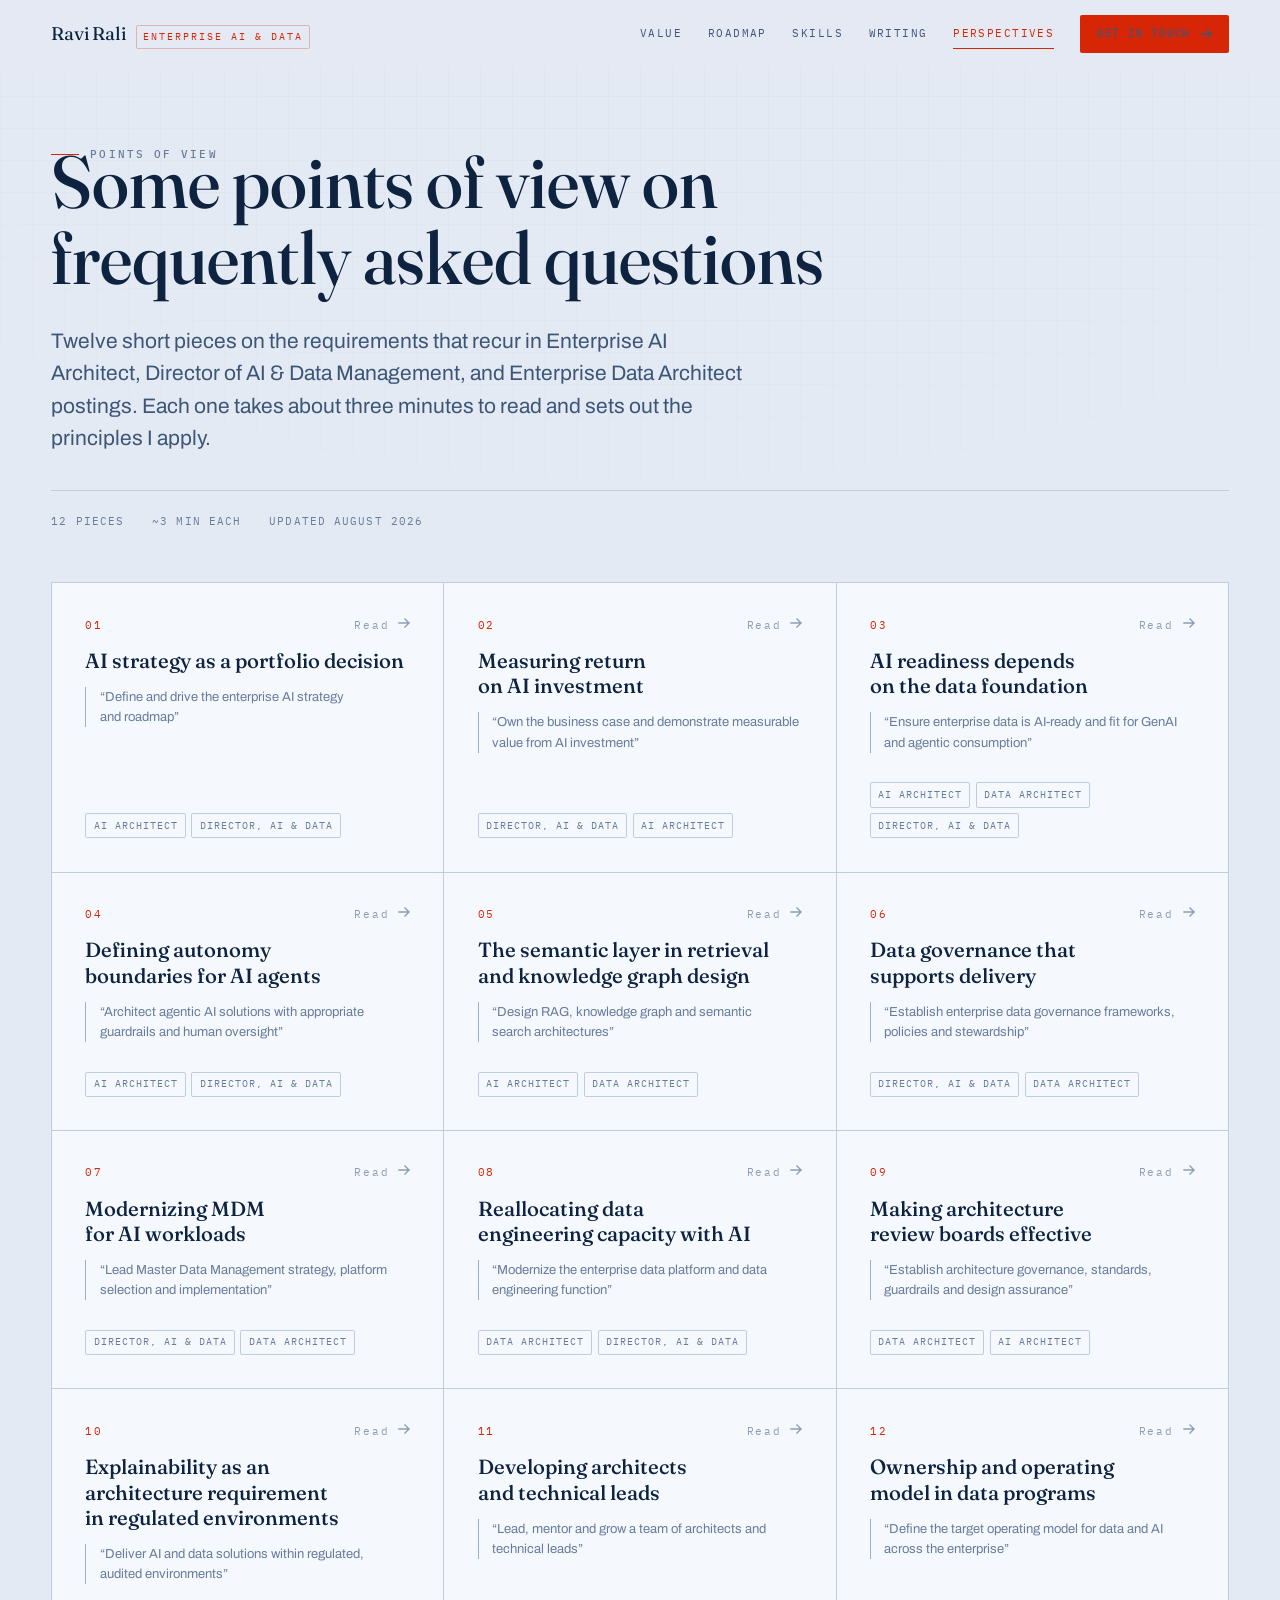
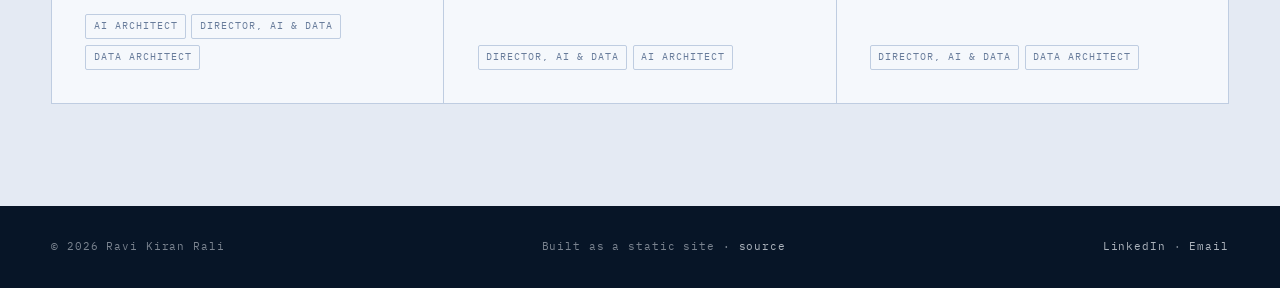
<file: perspectives/index.html>
<!doctype html>
<html lang="en" class="no-js">
<head>
<meta charset="utf-8">
<meta name="viewport" content="width=device-width, initial-scale=1">
<title>Perspectives — Ravi Rali</title>
<meta name="description" content="Short points of view on AI strategy, data governance, MDM, agentic AI, architecture governance, and developing architects.">
<link rel="canonical" href="https://ravikrali.github.io/resume/perspectives/index.html">
<meta property="og:type" content="website">
<meta property="og:title" content="Perspectives — Ravi Rali">
<meta property="og:description" content="Short points of view on AI strategy, data governance, MDM, agentic AI, architecture governance, and developing architects.">
<meta property="og:url" content="https://ravikrali.github.io/resume/perspectives/index.html">
<meta name="twitter:card" content="summary_large_image">
<meta name="theme-color" content="#0d2340">
<link rel="preconnect" href="https://fonts.googleapis.com">
<link rel="preconnect" href="https://fonts.gstatic.com" crossorigin>
<link rel="stylesheet" href="https://fonts.googleapis.com/css2?family=Fraunces:opsz,wght@9..144,300..700&family=Archivo:wght@400;500;600&family=IBM+Plex+Mono:wght@400;500&display=swap">
<link rel="stylesheet" href="../assets/css/site.css">
<link rel="icon" href="../assets/img/favicon.svg" type="image/svg+xml">

</head>
<body>
<a class="skip" href="#main">Skip to content</a>
<header class="masthead">
  <div class="shell masthead__in">
    <a class="brand" href="../index.html">
      Ravi&nbsp;Rali
      <span class="brand__mark">Enterprise AI &amp; Data</span>
    </a>
    <nav class="navlinks" aria-label="Primary">
      <a href="../index.html#value">Value</a>
      <a href="../index.html#roadmap">Roadmap</a>
      <a href="../index.html#skills">Skills</a>
      <a href="../index.html#writing">Writing</a>
      <a class="nav-keep" href="../perspectives/index.html" aria-current="page">Perspectives</a>
      <a class="btn" href="../index.html#contact">Get in touch <svg class="arw" width="12" height="12" viewBox="0 0 12 12" fill="none" aria-hidden="true"><path d="M1 6h10M7 2l4 4-4 4" stroke="currentColor" stroke-width="1.4" stroke-linecap="square"/></svg></a>
    </nav>
  </div>
</header>
<main id="main">
<section class="povhero">
  <div class="shell">
    <p class="eyebrow">Points of view</p>
    <h1>Some points of view on frequently asked questions</h1>
    <p class="povhero__stand">Twelve short pieces on the requirements that recur in Enterprise AI Architect,
    Director of AI &amp; Data Management, and Enterprise Data Architect postings. Each one takes about three
    minutes to read and sets out the principles I apply.</p>
    <div class="povmeta"><span>12 pieces</span><span>~3 min each</span><span>Updated August 2026</span></div>
  </div>
</section>
<section class="shell" style="padding-bottom:clamp(4rem,8vw,7rem)">
  <div class="povgrid"><a class="povcard" href="ai-strategy.html">
  <span class="povcard__top"><span class="povcard__num">01</span><span>Read <svg class="arw" width="12" height="12" viewBox="0 0 12 12" fill="none" aria-hidden="true"><path d="M1 6h10M7 2l4 4-4 4" stroke="currentColor" stroke-width="1.4" stroke-linecap="square"/></svg></span></span>
  <h3>AI strategy as a portfolio decision</h3>
  <p class="povcard__req">&ldquo;Define and drive the enterprise AI strategy and roadmap&rdquo;</p>
  <ul class="povcard__tags"><li class="tag">AI Architect</li><li class="tag">Director, AI &amp; Data</li></ul>
</a><a class="povcard" href="ai-roi.html">
  <span class="povcard__top"><span class="povcard__num">02</span><span>Read <svg class="arw" width="12" height="12" viewBox="0 0 12 12" fill="none" aria-hidden="true"><path d="M1 6h10M7 2l4 4-4 4" stroke="currentColor" stroke-width="1.4" stroke-linecap="square"/></svg></span></span>
  <h3>Measuring return on AI investment</h3>
  <p class="povcard__req">&ldquo;Own the business case and demonstrate measurable value from AI investment&rdquo;</p>
  <ul class="povcard__tags"><li class="tag">Director, AI &amp; Data</li><li class="tag">AI Architect</li></ul>
</a><a class="povcard" href="ai-ready-data.html">
  <span class="povcard__top"><span class="povcard__num">03</span><span>Read <svg class="arw" width="12" height="12" viewBox="0 0 12 12" fill="none" aria-hidden="true"><path d="M1 6h10M7 2l4 4-4 4" stroke="currentColor" stroke-width="1.4" stroke-linecap="square"/></svg></span></span>
  <h3>AI readiness depends on the data foundation</h3>
  <p class="povcard__req">&ldquo;Ensure enterprise data is AI-ready and fit for GenAI and agentic consumption&rdquo;</p>
  <ul class="povcard__tags"><li class="tag">AI Architect</li><li class="tag">Data Architect</li><li class="tag">Director, AI &amp; Data</li></ul>
</a><a class="povcard" href="agentic-ai.html">
  <span class="povcard__top"><span class="povcard__num">04</span><span>Read <svg class="arw" width="12" height="12" viewBox="0 0 12 12" fill="none" aria-hidden="true"><path d="M1 6h10M7 2l4 4-4 4" stroke="currentColor" stroke-width="1.4" stroke-linecap="square"/></svg></span></span>
  <h3>Defining autonomy boundaries for AI agents</h3>
  <p class="povcard__req">&ldquo;Architect agentic AI solutions with appropriate guardrails and human oversight&rdquo;</p>
  <ul class="povcard__tags"><li class="tag">AI Architect</li><li class="tag">Director, AI &amp; Data</li></ul>
</a><a class="povcard" href="knowledge-graphs-rag.html">
  <span class="povcard__top"><span class="povcard__num">05</span><span>Read <svg class="arw" width="12" height="12" viewBox="0 0 12 12" fill="none" aria-hidden="true"><path d="M1 6h10M7 2l4 4-4 4" stroke="currentColor" stroke-width="1.4" stroke-linecap="square"/></svg></span></span>
  <h3>The semantic layer in retrieval and knowledge graph design</h3>
  <p class="povcard__req">&ldquo;Design RAG, knowledge graph and semantic search architectures&rdquo;</p>
  <ul class="povcard__tags"><li class="tag">AI Architect</li><li class="tag">Data Architect</li></ul>
</a><a class="povcard" href="data-governance.html">
  <span class="povcard__top"><span class="povcard__num">06</span><span>Read <svg class="arw" width="12" height="12" viewBox="0 0 12 12" fill="none" aria-hidden="true"><path d="M1 6h10M7 2l4 4-4 4" stroke="currentColor" stroke-width="1.4" stroke-linecap="square"/></svg></span></span>
  <h3>Data governance that supports delivery</h3>
  <p class="povcard__req">&ldquo;Establish enterprise data governance frameworks, policies and stewardship&rdquo;</p>
  <ul class="povcard__tags"><li class="tag">Director, AI &amp; Data</li><li class="tag">Data Architect</li></ul>
</a><a class="povcard" href="mdm-ai-native.html">
  <span class="povcard__top"><span class="povcard__num">07</span><span>Read <svg class="arw" width="12" height="12" viewBox="0 0 12 12" fill="none" aria-hidden="true"><path d="M1 6h10M7 2l4 4-4 4" stroke="currentColor" stroke-width="1.4" stroke-linecap="square"/></svg></span></span>
  <h3>Modernizing MDM for AI workloads</h3>
  <p class="povcard__req">&ldquo;Lead Master Data Management strategy, platform selection and implementation&rdquo;</p>
  <ul class="povcard__tags"><li class="tag">Director, AI &amp; Data</li><li class="tag">Data Architect</li></ul>
</a><a class="povcard" href="data-engineering.html">
  <span class="povcard__top"><span class="povcard__num">08</span><span>Read <svg class="arw" width="12" height="12" viewBox="0 0 12 12" fill="none" aria-hidden="true"><path d="M1 6h10M7 2l4 4-4 4" stroke="currentColor" stroke-width="1.4" stroke-linecap="square"/></svg></span></span>
  <h3>Reallocating data engineering capacity with AI</h3>
  <p class="povcard__req">&ldquo;Modernize the enterprise data platform and data engineering function&rdquo;</p>
  <ul class="povcard__tags"><li class="tag">Data Architect</li><li class="tag">Director, AI &amp; Data</li></ul>
</a><a class="povcard" href="architecture-governance.html">
  <span class="povcard__top"><span class="povcard__num">09</span><span>Read <svg class="arw" width="12" height="12" viewBox="0 0 12 12" fill="none" aria-hidden="true"><path d="M1 6h10M7 2l4 4-4 4" stroke="currentColor" stroke-width="1.4" stroke-linecap="square"/></svg></span></span>
  <h3>Making architecture review boards effective</h3>
  <p class="povcard__req">&ldquo;Establish architecture governance, standards, guardrails and design assurance&rdquo;</p>
  <ul class="povcard__tags"><li class="tag">Data Architect</li><li class="tag">AI Architect</li></ul>
</a><a class="povcard" href="regulated-ai.html">
  <span class="povcard__top"><span class="povcard__num">10</span><span>Read <svg class="arw" width="12" height="12" viewBox="0 0 12 12" fill="none" aria-hidden="true"><path d="M1 6h10M7 2l4 4-4 4" stroke="currentColor" stroke-width="1.4" stroke-linecap="square"/></svg></span></span>
  <h3>Explainability as an architecture requirement in regulated environments</h3>
  <p class="povcard__req">&ldquo;Deliver AI and data solutions within regulated, audited environments&rdquo;</p>
  <ul class="povcard__tags"><li class="tag">AI Architect</li><li class="tag">Director, AI &amp; Data</li><li class="tag">Data Architect</li></ul>
</a><a class="povcard" href="leading-architects.html">
  <span class="povcard__top"><span class="povcard__num">11</span><span>Read <svg class="arw" width="12" height="12" viewBox="0 0 12 12" fill="none" aria-hidden="true"><path d="M1 6h10M7 2l4 4-4 4" stroke="currentColor" stroke-width="1.4" stroke-linecap="square"/></svg></span></span>
  <h3>Developing architects and technical leads</h3>
  <p class="povcard__req">&ldquo;Lead, mentor and grow a team of architects and technical leads&rdquo;</p>
  <ul class="povcard__tags"><li class="tag">Director, AI &amp; Data</li><li class="tag">AI Architect</li></ul>
</a><a class="povcard" href="operating-model.html">
  <span class="povcard__top"><span class="povcard__num">12</span><span>Read <svg class="arw" width="12" height="12" viewBox="0 0 12 12" fill="none" aria-hidden="true"><path d="M1 6h10M7 2l4 4-4 4" stroke="currentColor" stroke-width="1.4" stroke-linecap="square"/></svg></span></span>
  <h3>Ownership and operating model in data programs</h3>
  <p class="povcard__req">&ldquo;Define the target operating model for data and AI across the enterprise&rdquo;</p>
  <ul class="povcard__tags"><li class="tag">Director, AI &amp; Data</li><li class="tag">Data Architect</li></ul>
</a></div>
</section>
</main>
<footer class="footer">
  <div class="shell footer__in">
    <span>&copy; <span data-year>2026</span> Ravi Kiran Rali</span>
    <span>Built as a static site &middot; <a href="https://github.com/ravikrali/resume">source</a></span>
    <span><a href="https://www.linkedin.com/in/ravirali">LinkedIn</a> &middot; <a href="mailto:rali.rk@gmail.com">Email</a></span>
  </div>
</footer>
<script src="../assets/js/site.js" defer></script>
</body>
</html>
</file>
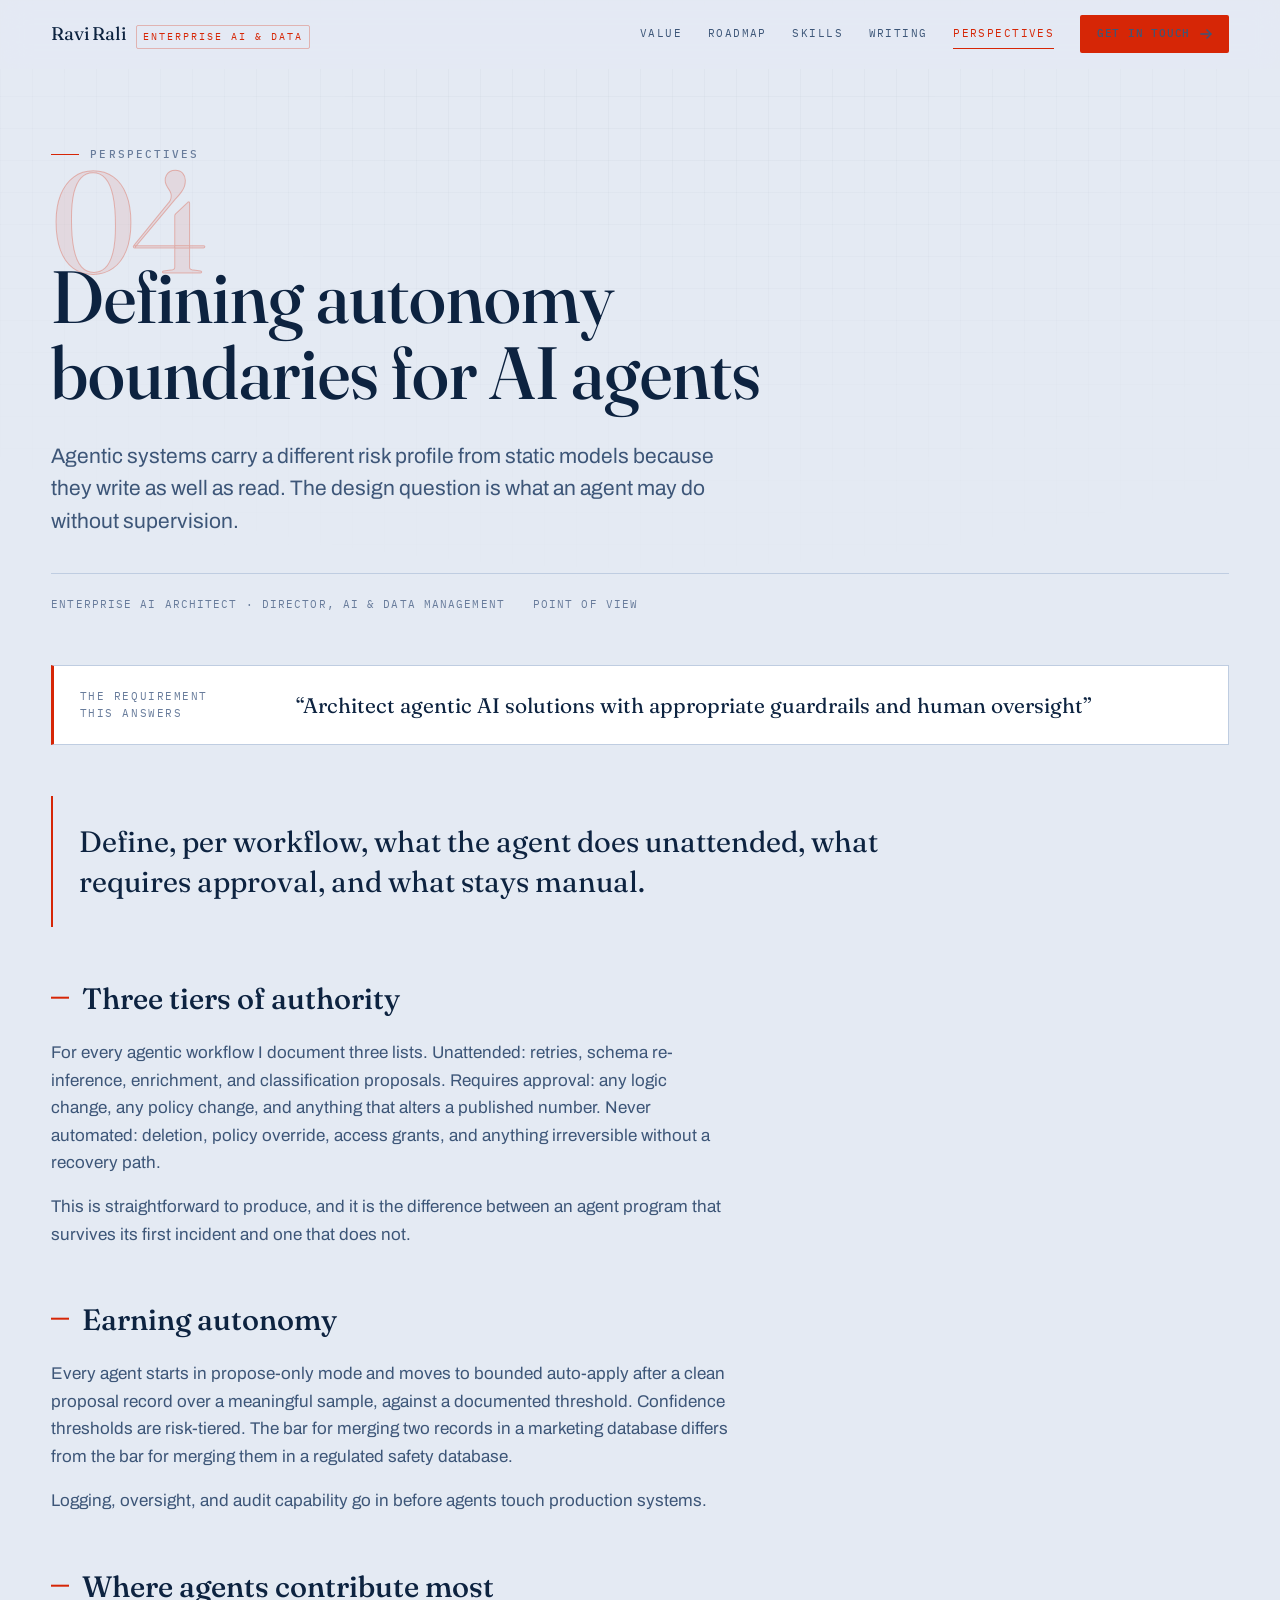
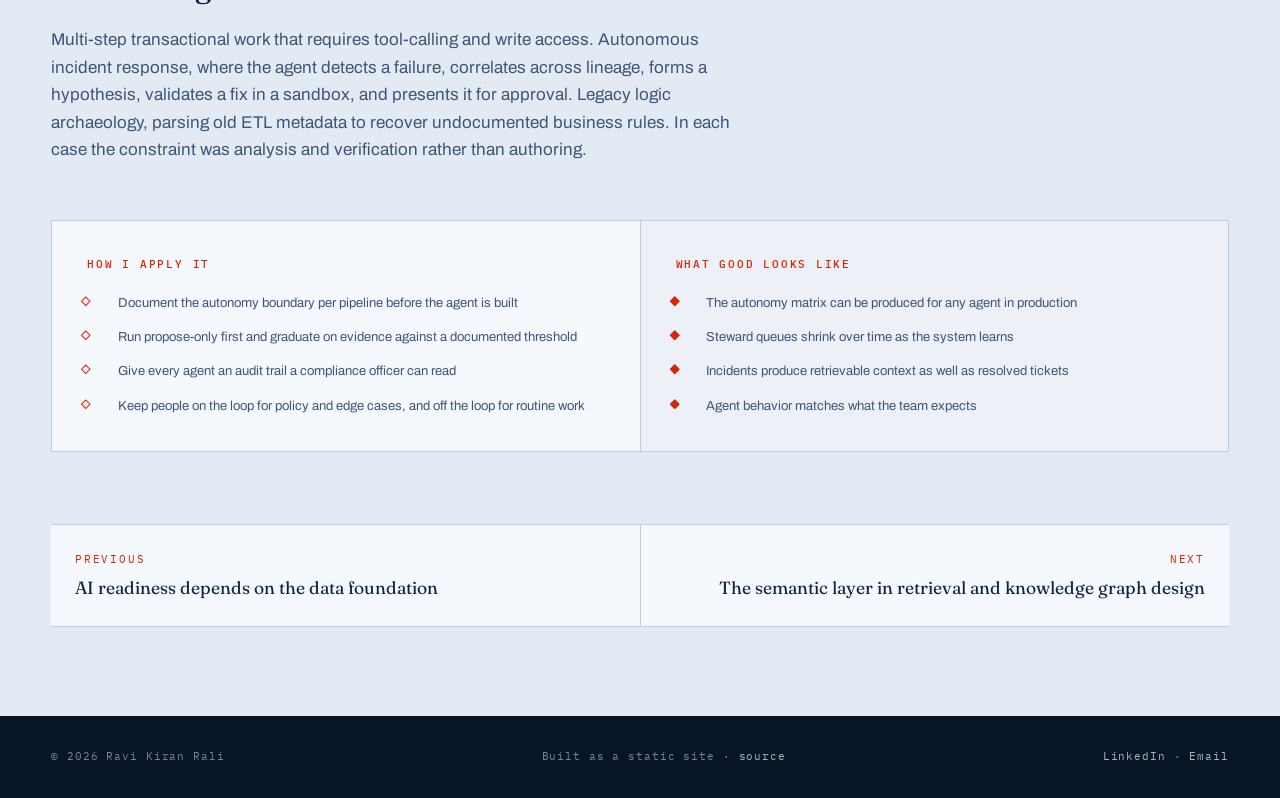
<file: perspectives/agentic-ai.html>
<!doctype html>
<html lang="en" class="no-js">
<head>
<meta charset="utf-8">
<meta name="viewport" content="width=device-width, initial-scale=1">
<title>Defining autonomy boundaries for AI agents — Ravi Rali</title>
<meta name="description" content="Agentic systems carry a different risk profile from static models because they write as well as read. The design question is what an agent may do without supervision.">
<link rel="canonical" href="https://ravikrali.github.io/resume/perspectives/agentic-ai.html">
<meta property="og:type" content="website">
<meta property="og:title" content="Defining autonomy boundaries for AI agents — Ravi Rali">
<meta property="og:description" content="Agentic systems carry a different risk profile from static models because they write as well as read. The design question is what an agent may do without supervision.">
<meta property="og:url" content="https://ravikrali.github.io/resume/perspectives/agentic-ai.html">
<meta name="twitter:card" content="summary_large_image">
<meta name="theme-color" content="#0d2340">
<link rel="preconnect" href="https://fonts.googleapis.com">
<link rel="preconnect" href="https://fonts.gstatic.com" crossorigin>
<link rel="stylesheet" href="https://fonts.googleapis.com/css2?family=Fraunces:opsz,wght@9..144,300..700&family=Archivo:wght@400;500;600&family=IBM+Plex+Mono:wght@400;500&display=swap">
<link rel="stylesheet" href="../assets/css/site.css">
<link rel="icon" href="../assets/img/favicon.svg" type="image/svg+xml">

</head>
<body>
<a class="skip" href="#main">Skip to content</a>
<header class="masthead">
  <div class="shell masthead__in">
    <a class="brand" href="../index.html">
      Ravi&nbsp;Rali
      <span class="brand__mark">Enterprise AI &amp; Data</span>
    </a>
    <nav class="navlinks" aria-label="Primary">
      <a href="../index.html#value">Value</a>
      <a href="../index.html#roadmap">Roadmap</a>
      <a href="../index.html#skills">Skills</a>
      <a href="../index.html#writing">Writing</a>
      <a class="nav-keep" href="../perspectives/index.html" aria-current="page">Perspectives</a>
      <a class="btn" href="../index.html#contact">Get in touch <svg class="arw" width="12" height="12" viewBox="0 0 12 12" fill="none" aria-hidden="true"><path d="M1 6h10M7 2l4 4-4 4" stroke="currentColor" stroke-width="1.4" stroke-linecap="square"/></svg></a>
    </nav>
  </div>
</header>
<main id="main">
<section class="povhero">
  <div class="shell">
    <p class="eyebrow"><a href="index.html" style="text-decoration:none">Perspectives</a></p>
    <div class="povhero__num" aria-hidden="true">04</div>
    <h1>Defining autonomy boundaries for AI agents</h1>
    <p class="povhero__stand">Agentic systems carry a different risk profile from static models because they write as well as read. The design question is what an agent may do without supervision.</p>
    <div class="povmeta">
      <span>Enterprise AI Architect &middot; Director, AI &amp; Data Management</span>
      <span>Point of view</span>
    </div>
  </div>
</section>

<section class="shell" style="padding-bottom:clamp(3rem,7vw,6rem)">
  <div class="reqcard">
    <p class="reqcard__k">The requirement this answers</p>
    <p class="reqcard__v">&ldquo;Architect agentic AI solutions with appropriate guardrails and human oversight&rdquo;</p>
  </div>

  <p class="position">Define, per workflow, what the agent does unattended, what requires approval, and what stays manual.</p>

  <div class="prose"><section><h2>Three tiers of authority</h2><p>For every agentic workflow I document three lists. Unattended: retries, schema re-inference, enrichment, and classification proposals. Requires approval: any logic change, any policy change, and anything that alters a published number. Never automated: deletion, policy override, access grants, and anything irreversible without a recovery path.</p>
<p>This is straightforward to produce, and it is the difference between an agent program that survives its first incident and one that does not.</p></section><section><h2>Earning autonomy</h2><p>Every agent starts in propose-only mode and moves to bounded auto-apply after a clean proposal record over a meaningful sample, against a documented threshold. Confidence thresholds are risk-tiered. The bar for merging two records in a marketing database differs from the bar for merging them in a regulated safety database.</p>
<p>Logging, oversight, and audit capability go in before agents touch production systems.</p></section><section><h2>Where agents contribute most</h2><p>Multi-step transactional work that requires tool-calling and write access. Autonomous incident response, where the agent detects a failure, correlates across lineage, forms a hypothesis, validates a fix in a sandbox, and presents it for approval. Legacy logic archaeology, parsing old ETL metadata to recover undocumented business rules. In each case the constraint was analysis and verification rather than authoring.</p></section></div>

  <div class="twoup">
    <div class="twoup__col">
      <h3>How I apply it</h3>
      <ul class="ticklist"><li>Document the autonomy boundary per pipeline before the agent is built</li><li>Run propose-only first and graduate on evidence against a documented threshold</li><li>Give every agent an audit trail a compliance officer can read</li><li>Keep people on the loop for policy and edge cases, and off the loop for routine work</li></ul>
    </div>
    <div class="twoup__col">
      <h3>What good looks like</h3>
      <ul class="ticklist"><li>The autonomy matrix can be produced for any agent in production</li><li>Steward queues shrink over time as the system learns</li><li>Incidents produce retrievable context as well as resolved tickets</li><li>Agent behavior matches what the team expects</li></ul>
    </div>
  </div>

  

  <nav class="pager" aria-label="More perspectives">
    <a href="ai-ready-data.html"><span class="k">Previous</span><span class="t">AI readiness depends on the data foundation</span></a>
    <a href="knowledge-graphs-rag.html"><span class="k">Next</span><span class="t">The semantic layer in retrieval and knowledge graph design</span></a>
  </nav>
</section>
</main>
<footer class="footer">
  <div class="shell footer__in">
    <span>&copy; <span data-year>2026</span> Ravi Kiran Rali</span>
    <span>Built as a static site &middot; <a href="https://github.com/ravikrali/resume">source</a></span>
    <span><a href="https://www.linkedin.com/in/ravirali">LinkedIn</a> &middot; <a href="mailto:rali.rk@gmail.com">Email</a></span>
  </div>
</footer>
<script src="../assets/js/site.js" defer></script>
</body>
</html>
</file>
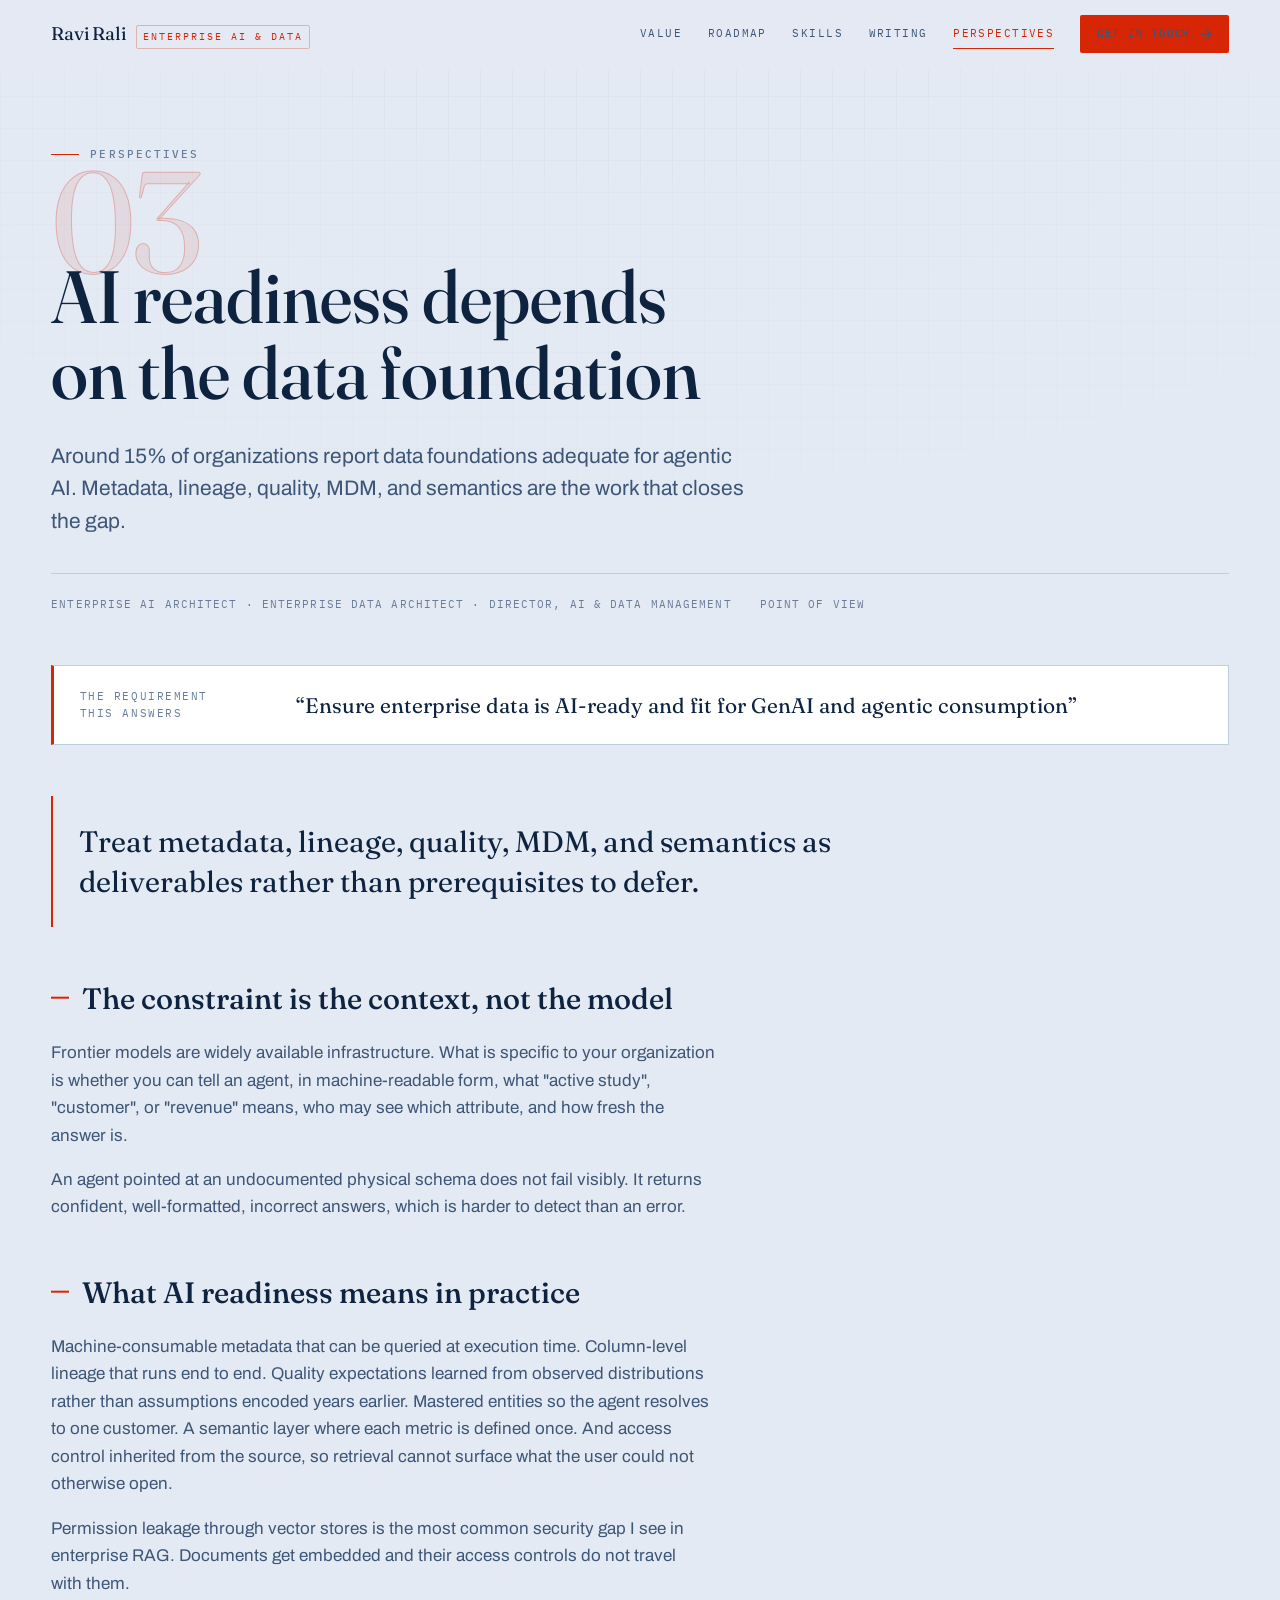
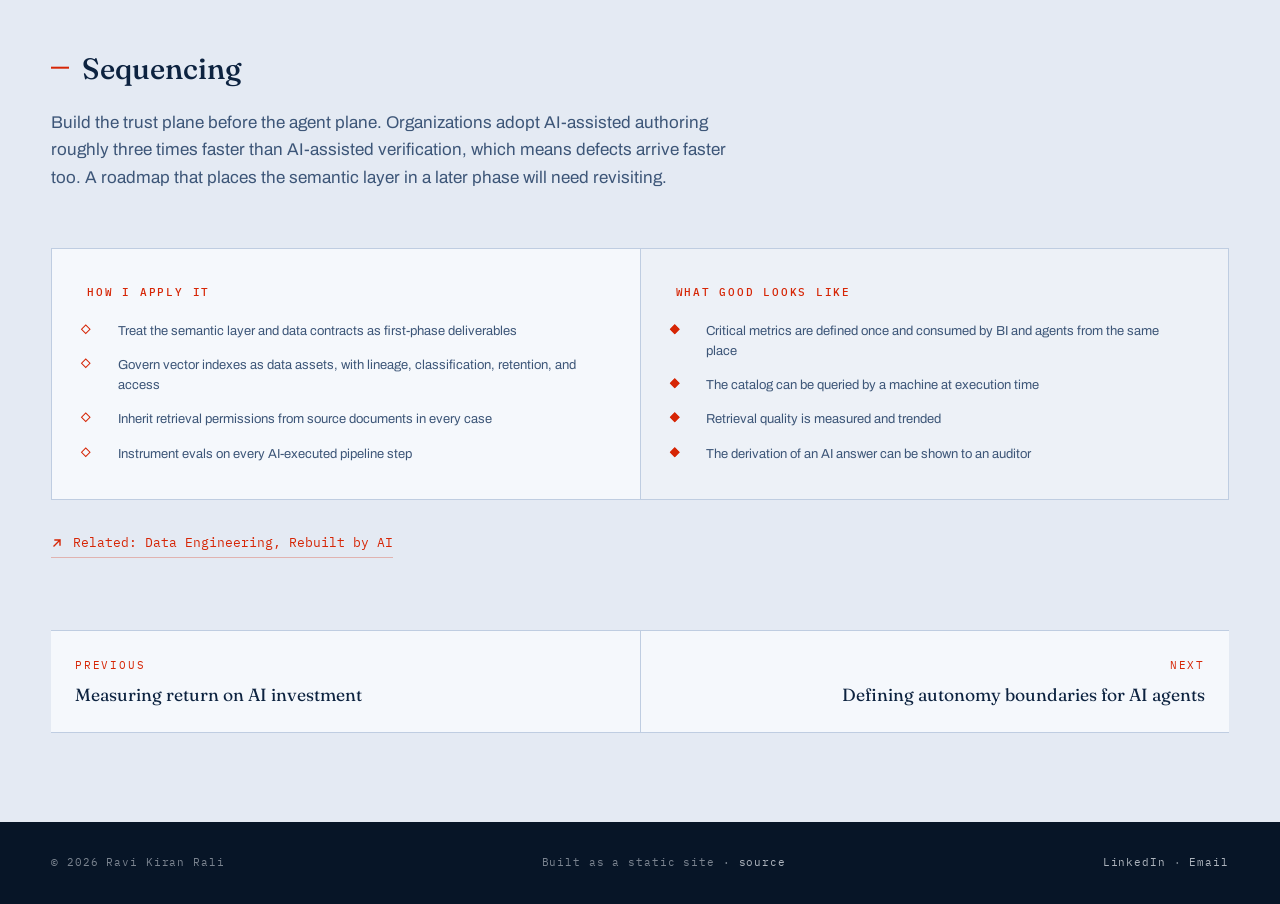
<file: perspectives/ai-ready-data.html>
<!doctype html>
<html lang="en" class="no-js">
<head>
<meta charset="utf-8">
<meta name="viewport" content="width=device-width, initial-scale=1">
<title>AI readiness depends on the data foundation — Ravi Rali</title>
<meta name="description" content="Around 15% of organizations report data foundations adequate for agentic AI. Metadata, lineage, quality, MDM, and semantics are the work that closes the gap.">
<link rel="canonical" href="https://ravikrali.github.io/resume/perspectives/ai-ready-data.html">
<meta property="og:type" content="website">
<meta property="og:title" content="AI readiness depends on the data foundation — Ravi Rali">
<meta property="og:description" content="Around 15% of organizations report data foundations adequate for agentic AI. Metadata, lineage, quality, MDM, and semantics are the work that closes the gap.">
<meta property="og:url" content="https://ravikrali.github.io/resume/perspectives/ai-ready-data.html">
<meta name="twitter:card" content="summary_large_image">
<meta name="theme-color" content="#0d2340">
<link rel="preconnect" href="https://fonts.googleapis.com">
<link rel="preconnect" href="https://fonts.gstatic.com" crossorigin>
<link rel="stylesheet" href="https://fonts.googleapis.com/css2?family=Fraunces:opsz,wght@9..144,300..700&family=Archivo:wght@400;500;600&family=IBM+Plex+Mono:wght@400;500&display=swap">
<link rel="stylesheet" href="../assets/css/site.css">
<link rel="icon" href="../assets/img/favicon.svg" type="image/svg+xml">

</head>
<body>
<a class="skip" href="#main">Skip to content</a>
<header class="masthead">
  <div class="shell masthead__in">
    <a class="brand" href="../index.html">
      Ravi&nbsp;Rali
      <span class="brand__mark">Enterprise AI &amp; Data</span>
    </a>
    <nav class="navlinks" aria-label="Primary">
      <a href="../index.html#value">Value</a>
      <a href="../index.html#roadmap">Roadmap</a>
      <a href="../index.html#skills">Skills</a>
      <a href="../index.html#writing">Writing</a>
      <a class="nav-keep" href="../perspectives/index.html" aria-current="page">Perspectives</a>
      <a class="btn" href="../index.html#contact">Get in touch <svg class="arw" width="12" height="12" viewBox="0 0 12 12" fill="none" aria-hidden="true"><path d="M1 6h10M7 2l4 4-4 4" stroke="currentColor" stroke-width="1.4" stroke-linecap="square"/></svg></a>
    </nav>
  </div>
</header>
<main id="main">
<section class="povhero">
  <div class="shell">
    <p class="eyebrow"><a href="index.html" style="text-decoration:none">Perspectives</a></p>
    <div class="povhero__num" aria-hidden="true">03</div>
    <h1>AI readiness depends on the data foundation</h1>
    <p class="povhero__stand">Around 15% of organizations report data foundations adequate for agentic AI. Metadata, lineage, quality, MDM, and semantics are the work that closes the gap.</p>
    <div class="povmeta">
      <span>Enterprise AI Architect &middot; Enterprise Data Architect &middot; Director, AI &amp; Data Management</span>
      <span>Point of view</span>
    </div>
  </div>
</section>

<section class="shell" style="padding-bottom:clamp(3rem,7vw,6rem)">
  <div class="reqcard">
    <p class="reqcard__k">The requirement this answers</p>
    <p class="reqcard__v">&ldquo;Ensure enterprise data is AI-ready and fit for GenAI and agentic consumption&rdquo;</p>
  </div>

  <p class="position">Treat metadata, lineage, quality, MDM, and semantics as deliverables rather than prerequisites to defer.</p>

  <div class="prose"><section><h2>The constraint is the context, not the model</h2><p>Frontier models are widely available infrastructure. What is specific to your organization is whether you can tell an agent, in machine-readable form, what &quot;active study&quot;, &quot;customer&quot;, or &quot;revenue&quot; means, who may see which attribute, and how fresh the answer is.</p>
<p>An agent pointed at an undocumented physical schema does not fail visibly. It returns confident, well-formatted, incorrect answers, which is harder to detect than an error.</p></section><section><h2>What AI readiness means in practice</h2><p>Machine-consumable metadata that can be queried at execution time. Column-level lineage that runs end to end. Quality expectations learned from observed distributions rather than assumptions encoded years earlier. Mastered entities so the agent resolves to one customer. A semantic layer where each metric is defined once. And access control inherited from the source, so retrieval cannot surface what the user could not otherwise open.</p>
<p>Permission leakage through vector stores is the most common security gap I see in enterprise RAG. Documents get embedded and their access controls do not travel with them.</p></section><section><h2>Sequencing</h2><p>Build the trust plane before the agent plane. Organizations adopt AI-assisted authoring roughly three times faster than AI-assisted verification, which means defects arrive faster too. A roadmap that places the semantic layer in a later phase will need revisiting.</p></section></div>

  <div class="twoup">
    <div class="twoup__col">
      <h3>How I apply it</h3>
      <ul class="ticklist"><li>Treat the semantic layer and data contracts as first-phase deliverables</li><li>Govern vector indexes as data assets, with lineage, classification, retention, and access</li><li>Inherit retrieval permissions from source documents in every case</li><li>Instrument evals on every AI-executed pipeline step</li></ul>
    </div>
    <div class="twoup__col">
      <h3>What good looks like</h3>
      <ul class="ticklist"><li>Critical metrics are defined once and consumed by BI and agents from the same place</li><li>The catalog can be queried by a machine at execution time</li><li>Retrieval quality is measured and trended</li><li>The derivation of an AI answer can be shown to an auditor</li></ul>
    </div>
  </div>

  <a class="sourcelink" href="https://ravikrali.github.io/Data-Engineering/" target="_blank" rel="noopener"><svg class="arw" width="12" height="12" viewBox="0 0 12 12" fill="none" aria-hidden="true"><path d="M3 9L9 3M4 3h5v5" stroke="currentColor" stroke-width="1.4" stroke-linecap="square"/></svg> Related: Data Engineering, Rebuilt by AI</a>

  <nav class="pager" aria-label="More perspectives">
    <a href="ai-roi.html"><span class="k">Previous</span><span class="t">Measuring return on AI investment</span></a>
    <a href="agentic-ai.html"><span class="k">Next</span><span class="t">Defining autonomy boundaries for AI agents</span></a>
  </nav>
</section>
</main>
<footer class="footer">
  <div class="shell footer__in">
    <span>&copy; <span data-year>2026</span> Ravi Kiran Rali</span>
    <span>Built as a static site &middot; <a href="https://github.com/ravikrali/resume">source</a></span>
    <span><a href="https://www.linkedin.com/in/ravirali">LinkedIn</a> &middot; <a href="mailto:rali.rk@gmail.com">Email</a></span>
  </div>
</footer>
<script src="../assets/js/site.js" defer></script>
</body>
</html>
</file>
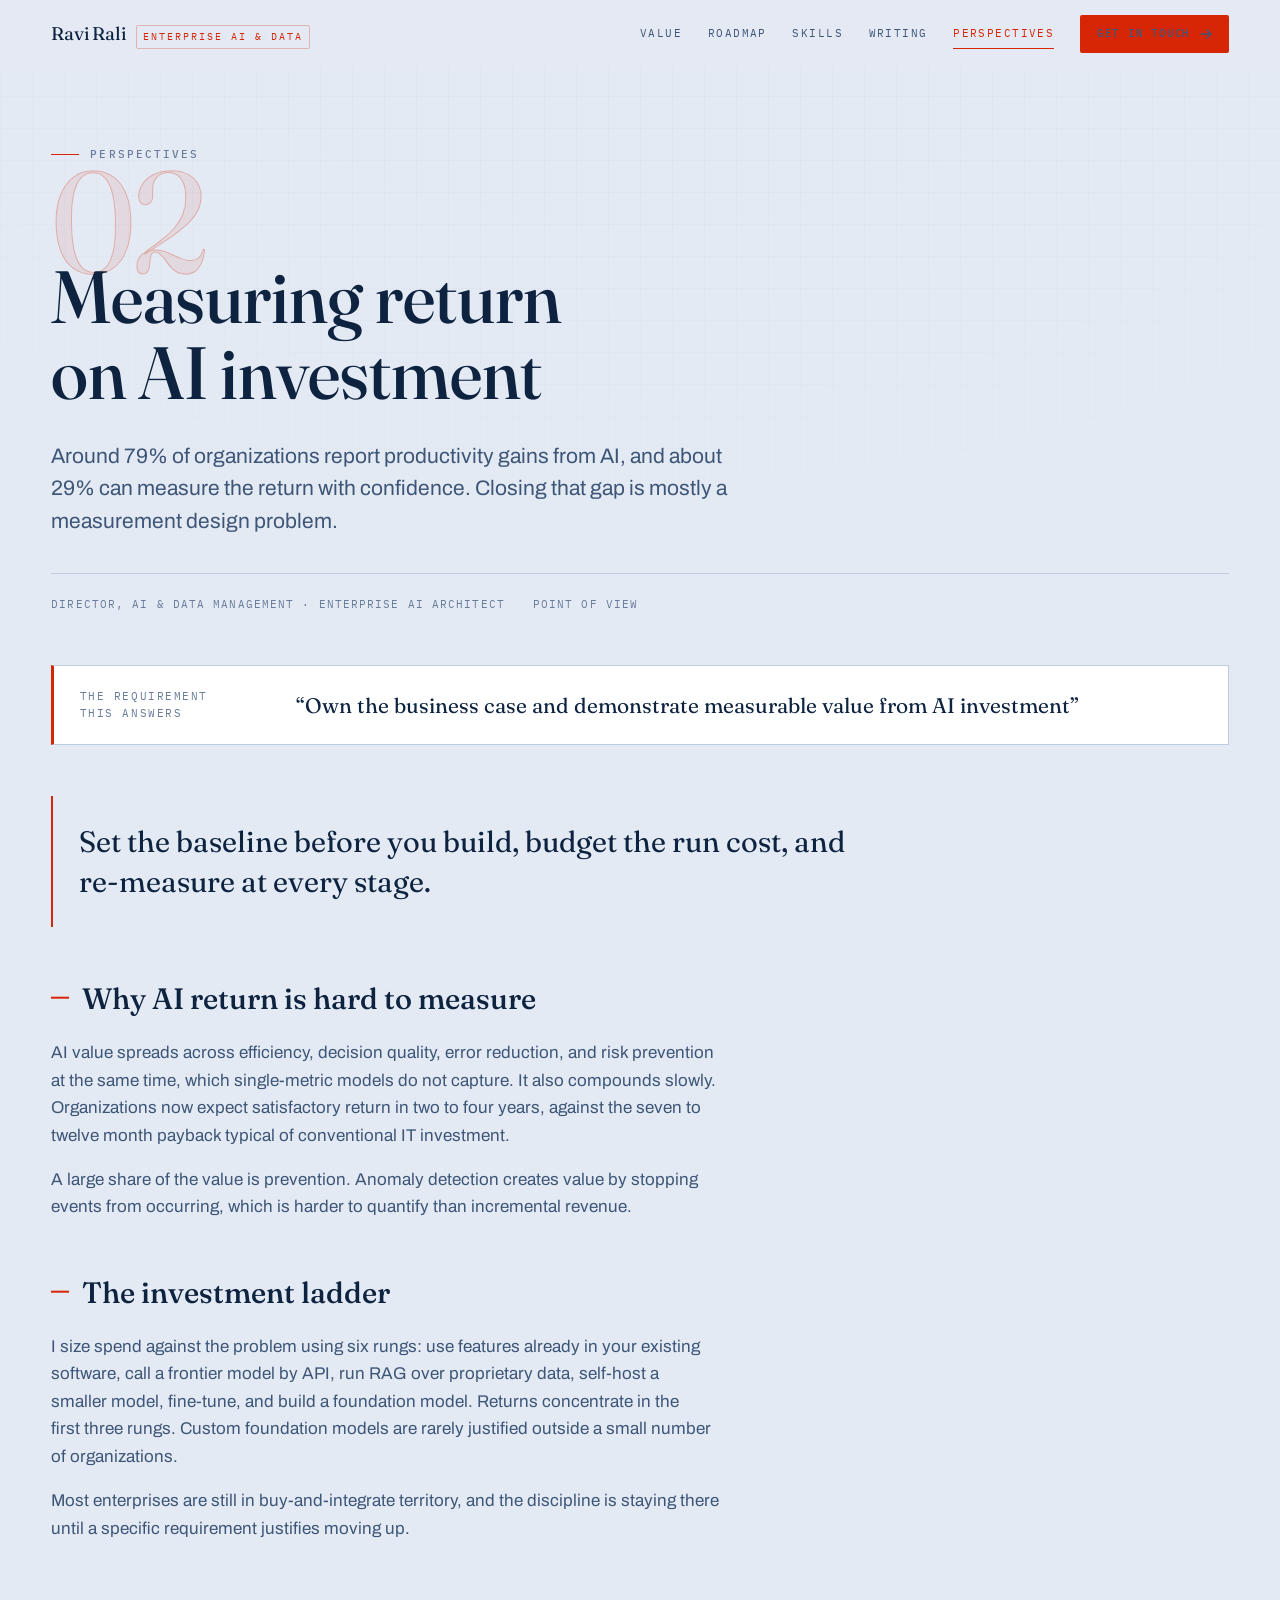
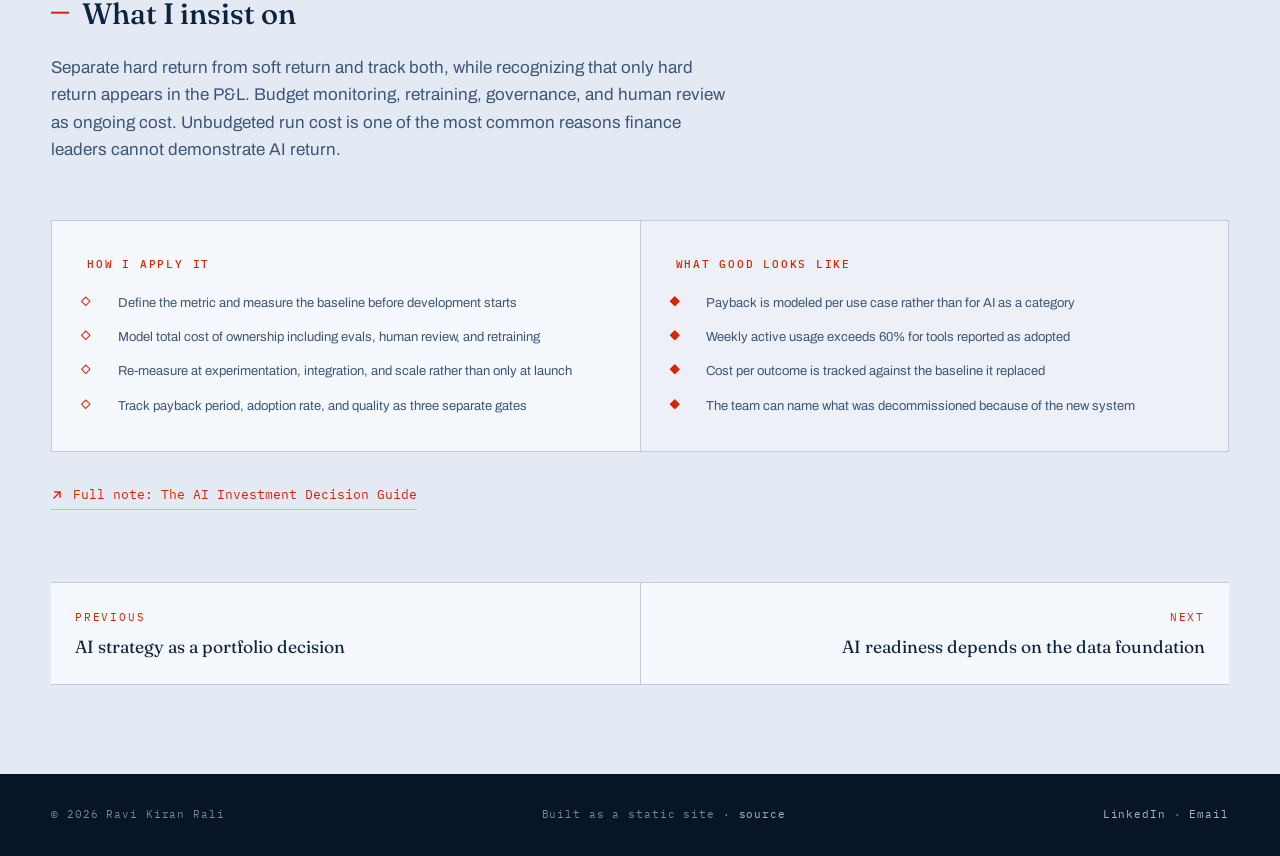
<file: perspectives/ai-roi.html>
<!doctype html>
<html lang="en" class="no-js">
<head>
<meta charset="utf-8">
<meta name="viewport" content="width=device-width, initial-scale=1">
<title>Measuring return on AI investment — Ravi Rali</title>
<meta name="description" content="Around 79% of organizations report productivity gains from AI, and about 29% can measure the return with confidence. Closing that gap is mostly a measurement design problem.">
<link rel="canonical" href="https://ravikrali.github.io/resume/perspectives/ai-roi.html">
<meta property="og:type" content="website">
<meta property="og:title" content="Measuring return on AI investment — Ravi Rali">
<meta property="og:description" content="Around 79% of organizations report productivity gains from AI, and about 29% can measure the return with confidence. Closing that gap is mostly a measurement design problem.">
<meta property="og:url" content="https://ravikrali.github.io/resume/perspectives/ai-roi.html">
<meta name="twitter:card" content="summary_large_image">
<meta name="theme-color" content="#0d2340">
<link rel="preconnect" href="https://fonts.googleapis.com">
<link rel="preconnect" href="https://fonts.gstatic.com" crossorigin>
<link rel="stylesheet" href="https://fonts.googleapis.com/css2?family=Fraunces:opsz,wght@9..144,300..700&family=Archivo:wght@400;500;600&family=IBM+Plex+Mono:wght@400;500&display=swap">
<link rel="stylesheet" href="../assets/css/site.css">
<link rel="icon" href="../assets/img/favicon.svg" type="image/svg+xml">

</head>
<body>
<a class="skip" href="#main">Skip to content</a>
<header class="masthead">
  <div class="shell masthead__in">
    <a class="brand" href="../index.html">
      Ravi&nbsp;Rali
      <span class="brand__mark">Enterprise AI &amp; Data</span>
    </a>
    <nav class="navlinks" aria-label="Primary">
      <a href="../index.html#value">Value</a>
      <a href="../index.html#roadmap">Roadmap</a>
      <a href="../index.html#skills">Skills</a>
      <a href="../index.html#writing">Writing</a>
      <a class="nav-keep" href="../perspectives/index.html" aria-current="page">Perspectives</a>
      <a class="btn" href="../index.html#contact">Get in touch <svg class="arw" width="12" height="12" viewBox="0 0 12 12" fill="none" aria-hidden="true"><path d="M1 6h10M7 2l4 4-4 4" stroke="currentColor" stroke-width="1.4" stroke-linecap="square"/></svg></a>
    </nav>
  </div>
</header>
<main id="main">
<section class="povhero">
  <div class="shell">
    <p class="eyebrow"><a href="index.html" style="text-decoration:none">Perspectives</a></p>
    <div class="povhero__num" aria-hidden="true">02</div>
    <h1>Measuring return on AI investment</h1>
    <p class="povhero__stand">Around 79% of organizations report productivity gains from AI, and about 29% can measure the return with confidence. Closing that gap is mostly a measurement design problem.</p>
    <div class="povmeta">
      <span>Director, AI &amp; Data Management &middot; Enterprise AI Architect</span>
      <span>Point of view</span>
    </div>
  </div>
</section>

<section class="shell" style="padding-bottom:clamp(3rem,7vw,6rem)">
  <div class="reqcard">
    <p class="reqcard__k">The requirement this answers</p>
    <p class="reqcard__v">&ldquo;Own the business case and demonstrate measurable value from AI investment&rdquo;</p>
  </div>

  <p class="position">Set the baseline before you build, budget the run cost, and re-measure at every stage.</p>

  <div class="prose"><section><h2>Why AI return is hard to measure</h2><p>AI value spreads across efficiency, decision quality, error reduction, and risk prevention at the same time, which single-metric models do not capture. It also compounds slowly. Organizations now expect satisfactory return in two to four years, against the seven to twelve month payback typical of conventional IT investment.</p>
<p>A large share of the value is prevention. Anomaly detection creates value by stopping events from occurring, which is harder to quantify than incremental revenue.</p></section><section><h2>The investment ladder</h2><p>I size spend against the problem using six rungs: use features already in your existing software, call a frontier model by API, run RAG over proprietary data, self-host a smaller model, fine-tune, and build a foundation model. Returns concentrate in the first three rungs. Custom foundation models are rarely justified outside a small number of organizations.</p>
<p>Most enterprises are still in buy-and-integrate territory, and the discipline is staying there until a specific requirement justifies moving up.</p></section><section><h2>What I insist on</h2><p>Separate hard return from soft return and track both, while recognizing that only hard return appears in the P&amp;L. Budget monitoring, retraining, governance, and human review as ongoing cost. Unbudgeted run cost is one of the most common reasons finance leaders cannot demonstrate AI return.</p></section></div>

  <div class="twoup">
    <div class="twoup__col">
      <h3>How I apply it</h3>
      <ul class="ticklist"><li>Define the metric and measure the baseline before development starts</li><li>Model total cost of ownership including evals, human review, and retraining</li><li>Re-measure at experimentation, integration, and scale rather than only at launch</li><li>Track payback period, adoption rate, and quality as three separate gates</li></ul>
    </div>
    <div class="twoup__col">
      <h3>What good looks like</h3>
      <ul class="ticklist"><li>Payback is modeled per use case rather than for AI as a category</li><li>Weekly active usage exceeds 60% for tools reported as adopted</li><li>Cost per outcome is tracked against the baseline it replaced</li><li>The team can name what was decommissioned because of the new system</li></ul>
    </div>
  </div>

  <a class="sourcelink" href="https://ravikrali.github.io/blogAIInvestmentGuide/" target="_blank" rel="noopener"><svg class="arw" width="12" height="12" viewBox="0 0 12 12" fill="none" aria-hidden="true"><path d="M3 9L9 3M4 3h5v5" stroke="currentColor" stroke-width="1.4" stroke-linecap="square"/></svg> Full note: The AI Investment Decision Guide</a>

  <nav class="pager" aria-label="More perspectives">
    <a href="ai-strategy.html"><span class="k">Previous</span><span class="t">AI strategy as a portfolio decision</span></a>
    <a href="ai-ready-data.html"><span class="k">Next</span><span class="t">AI readiness depends on the data foundation</span></a>
  </nav>
</section>
</main>
<footer class="footer">
  <div class="shell footer__in">
    <span>&copy; <span data-year>2026</span> Ravi Kiran Rali</span>
    <span>Built as a static site &middot; <a href="https://github.com/ravikrali/resume">source</a></span>
    <span><a href="https://www.linkedin.com/in/ravirali">LinkedIn</a> &middot; <a href="mailto:rali.rk@gmail.com">Email</a></span>
  </div>
</footer>
<script src="../assets/js/site.js" defer></script>
</body>
</html>
</file>
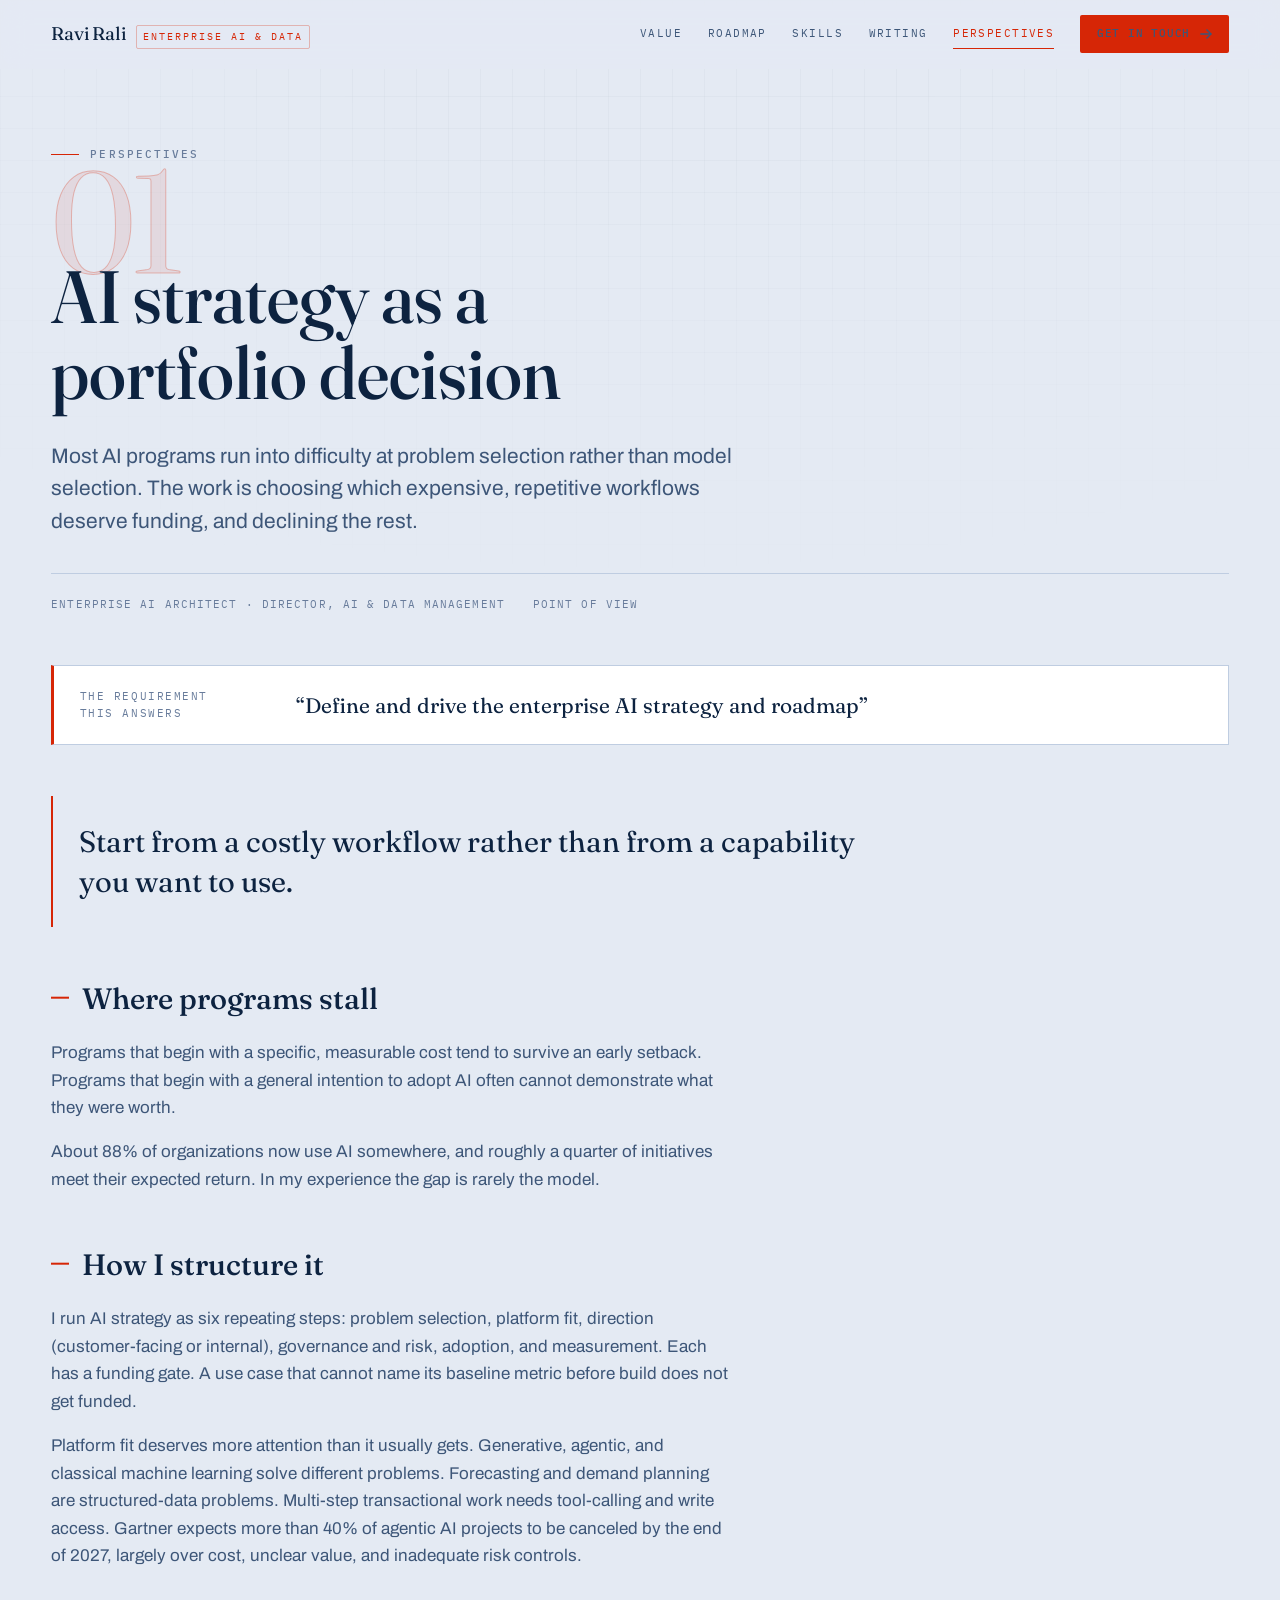
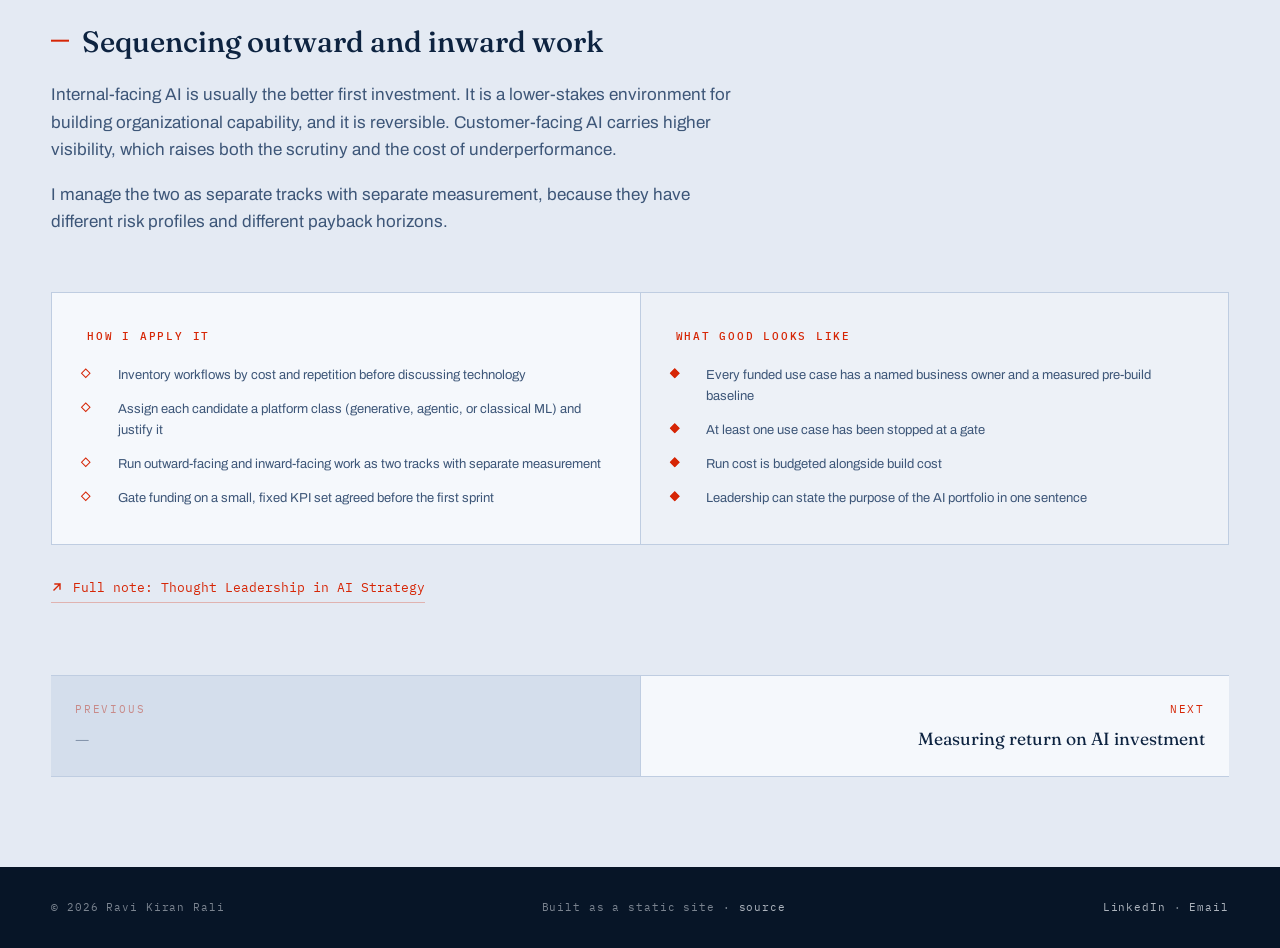
<file: perspectives/ai-strategy.html>
<!doctype html>
<html lang="en" class="no-js">
<head>
<meta charset="utf-8">
<meta name="viewport" content="width=device-width, initial-scale=1">
<title>AI strategy as a portfolio decision — Ravi Rali</title>
<meta name="description" content="Most AI programs run into difficulty at problem selection rather than model selection. The work is choosing which expensive, repetitive workflows deserve funding, and declining the rest.">
<link rel="canonical" href="https://ravikrali.github.io/resume/perspectives/ai-strategy.html">
<meta property="og:type" content="website">
<meta property="og:title" content="AI strategy as a portfolio decision — Ravi Rali">
<meta property="og:description" content="Most AI programs run into difficulty at problem selection rather than model selection. The work is choosing which expensive, repetitive workflows deserve funding, and declining the rest.">
<meta property="og:url" content="https://ravikrali.github.io/resume/perspectives/ai-strategy.html">
<meta name="twitter:card" content="summary_large_image">
<meta name="theme-color" content="#0d2340">
<link rel="preconnect" href="https://fonts.googleapis.com">
<link rel="preconnect" href="https://fonts.gstatic.com" crossorigin>
<link rel="stylesheet" href="https://fonts.googleapis.com/css2?family=Fraunces:opsz,wght@9..144,300..700&family=Archivo:wght@400;500;600&family=IBM+Plex+Mono:wght@400;500&display=swap">
<link rel="stylesheet" href="../assets/css/site.css">
<link rel="icon" href="../assets/img/favicon.svg" type="image/svg+xml">

</head>
<body>
<a class="skip" href="#main">Skip to content</a>
<header class="masthead">
  <div class="shell masthead__in">
    <a class="brand" href="../index.html">
      Ravi&nbsp;Rali
      <span class="brand__mark">Enterprise AI &amp; Data</span>
    </a>
    <nav class="navlinks" aria-label="Primary">
      <a href="../index.html#value">Value</a>
      <a href="../index.html#roadmap">Roadmap</a>
      <a href="../index.html#skills">Skills</a>
      <a href="../index.html#writing">Writing</a>
      <a class="nav-keep" href="../perspectives/index.html" aria-current="page">Perspectives</a>
      <a class="btn" href="../index.html#contact">Get in touch <svg class="arw" width="12" height="12" viewBox="0 0 12 12" fill="none" aria-hidden="true"><path d="M1 6h10M7 2l4 4-4 4" stroke="currentColor" stroke-width="1.4" stroke-linecap="square"/></svg></a>
    </nav>
  </div>
</header>
<main id="main">
<section class="povhero">
  <div class="shell">
    <p class="eyebrow"><a href="index.html" style="text-decoration:none">Perspectives</a></p>
    <div class="povhero__num" aria-hidden="true">01</div>
    <h1>AI strategy as a portfolio decision</h1>
    <p class="povhero__stand">Most AI programs run into difficulty at problem selection rather than model selection. The work is choosing which expensive, repetitive workflows deserve funding, and declining the rest.</p>
    <div class="povmeta">
      <span>Enterprise AI Architect &middot; Director, AI &amp; Data Management</span>
      <span>Point of view</span>
    </div>
  </div>
</section>

<section class="shell" style="padding-bottom:clamp(3rem,7vw,6rem)">
  <div class="reqcard">
    <p class="reqcard__k">The requirement this answers</p>
    <p class="reqcard__v">&ldquo;Define and drive the enterprise AI strategy and roadmap&rdquo;</p>
  </div>

  <p class="position">Start from a costly workflow rather than from a capability you want to use.</p>

  <div class="prose"><section><h2>Where programs stall</h2><p>Programs that begin with a specific, measurable cost tend to survive an early setback. Programs that begin with a general intention to adopt AI often cannot demonstrate what they were worth.</p>
<p>About 88% of organizations now use AI somewhere, and roughly a quarter of initiatives meet their expected return. In my experience the gap is rarely the model.</p></section><section><h2>How I structure it</h2><p>I run AI strategy as six repeating steps: problem selection, platform fit, direction (customer-facing or internal), governance and risk, adoption, and measurement. Each has a funding gate. A use case that cannot name its baseline metric before build does not get funded.</p>
<p>Platform fit deserves more attention than it usually gets. Generative, agentic, and classical machine learning solve different problems. Forecasting and demand planning are structured-data problems. Multi-step transactional work needs tool-calling and write access. Gartner expects more than 40% of agentic AI projects to be canceled by the end of 2027, largely over cost, unclear value, and inadequate risk controls.</p></section><section><h2>Sequencing outward and inward work</h2><p>Internal-facing AI is usually the better first investment. It is a lower-stakes environment for building organizational capability, and it is reversible. Customer-facing AI carries higher visibility, which raises both the scrutiny and the cost of underperformance.</p>
<p>I manage the two as separate tracks with separate measurement, because they have different risk profiles and different payback horizons.</p></section></div>

  <div class="twoup">
    <div class="twoup__col">
      <h3>How I apply it</h3>
      <ul class="ticklist"><li>Inventory workflows by cost and repetition before discussing technology</li><li>Assign each candidate a platform class (generative, agentic, or classical ML) and justify it</li><li>Run outward-facing and inward-facing work as two tracks with separate measurement</li><li>Gate funding on a small, fixed KPI set agreed before the first sprint</li></ul>
    </div>
    <div class="twoup__col">
      <h3>What good looks like</h3>
      <ul class="ticklist"><li>Every funded use case has a named business owner and a measured pre-build baseline</li><li>At least one use case has been stopped at a gate</li><li>Run cost is budgeted alongside build cost</li><li>Leadership can state the purpose of the AI portfolio in one sentence</li></ul>
    </div>
  </div>

  <a class="sourcelink" href="https://ravikrali.github.io/blogAIStrategy/" target="_blank" rel="noopener"><svg class="arw" width="12" height="12" viewBox="0 0 12 12" fill="none" aria-hidden="true"><path d="M3 9L9 3M4 3h5v5" stroke="currentColor" stroke-width="1.4" stroke-linecap="square"/></svg> Full note: Thought Leadership in AI Strategy</a>

  <nav class="pager" aria-label="More perspectives">
    <a class="is-empty" href="#"><span class="k">Previous</span><span class="t">&mdash;</span></a>
    <a href="ai-roi.html"><span class="k">Next</span><span class="t">Measuring return on AI investment</span></a>
  </nav>
</section>
</main>
<footer class="footer">
  <div class="shell footer__in">
    <span>&copy; <span data-year>2026</span> Ravi Kiran Rali</span>
    <span>Built as a static site &middot; <a href="https://github.com/ravikrali/resume">source</a></span>
    <span><a href="https://www.linkedin.com/in/ravirali">LinkedIn</a> &middot; <a href="mailto:rali.rk@gmail.com">Email</a></span>
  </div>
</footer>
<script src="../assets/js/site.js" defer></script>
</body>
</html>
</file>
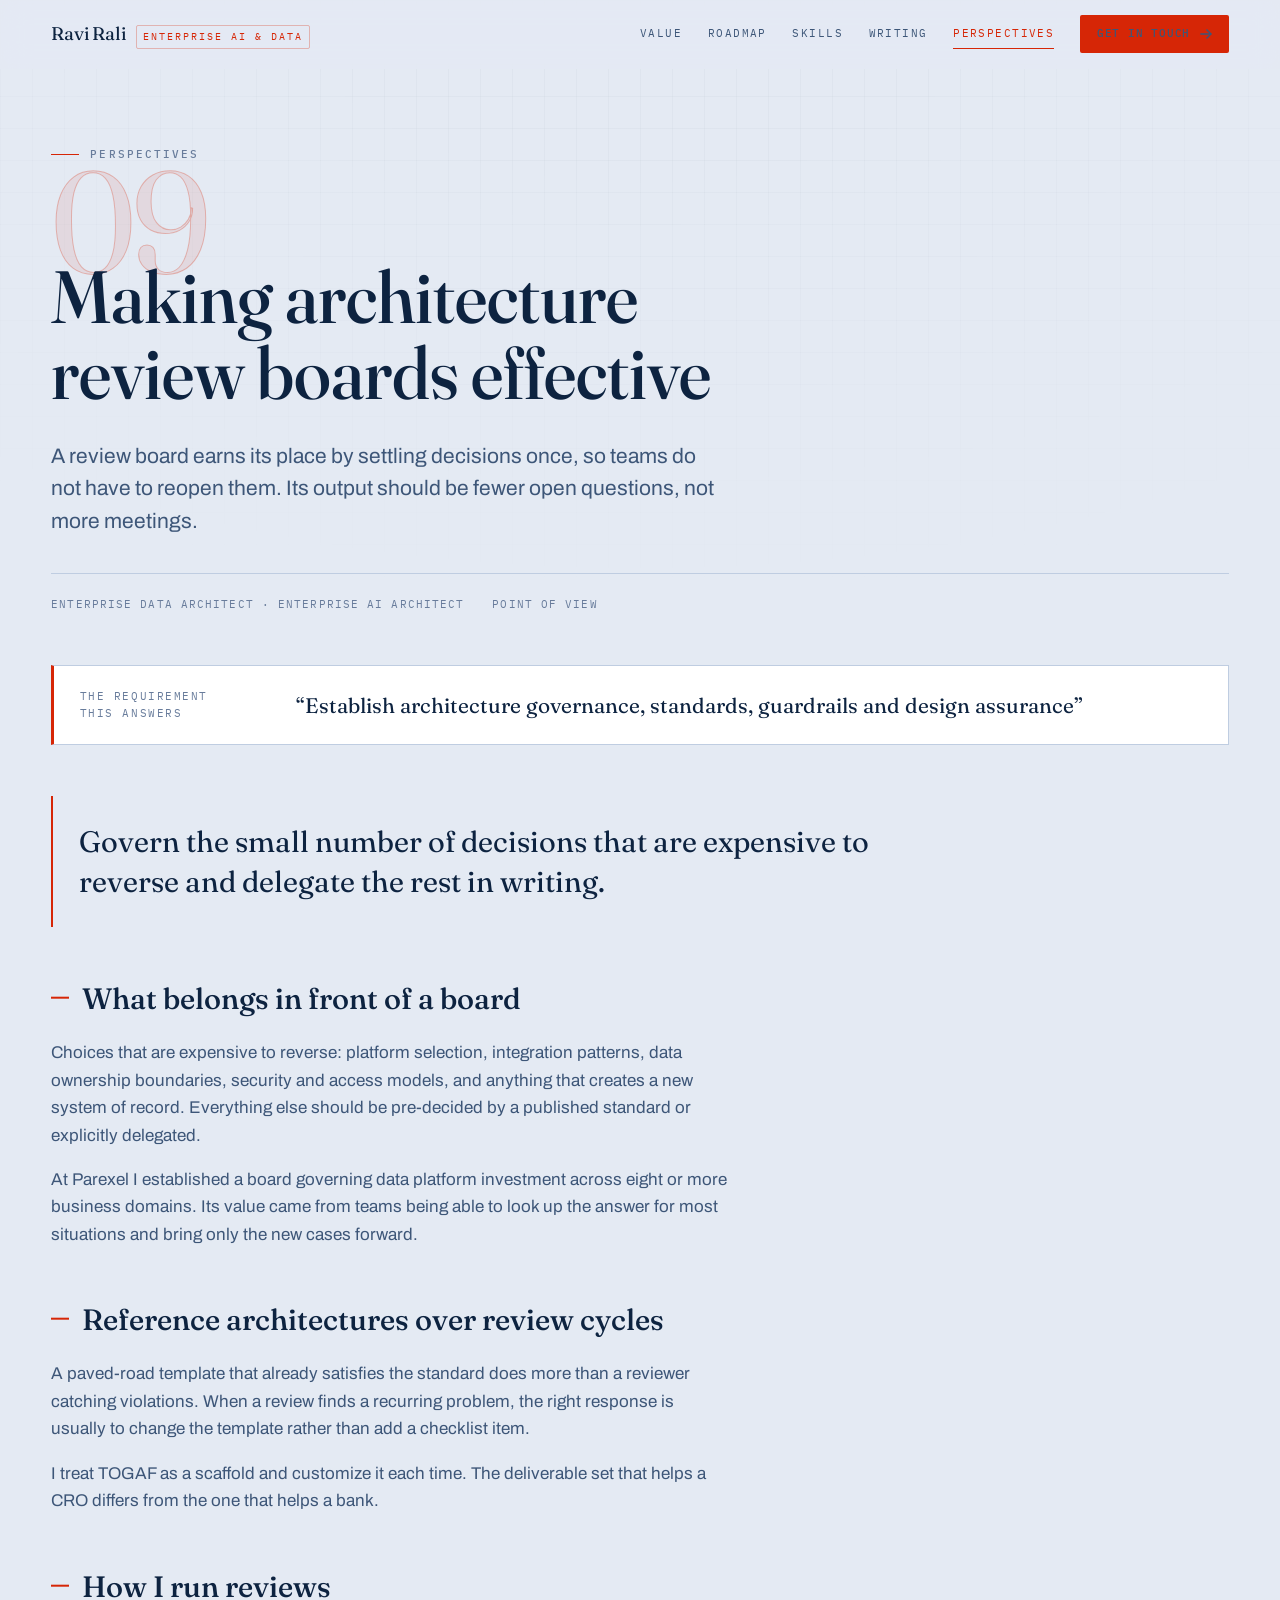
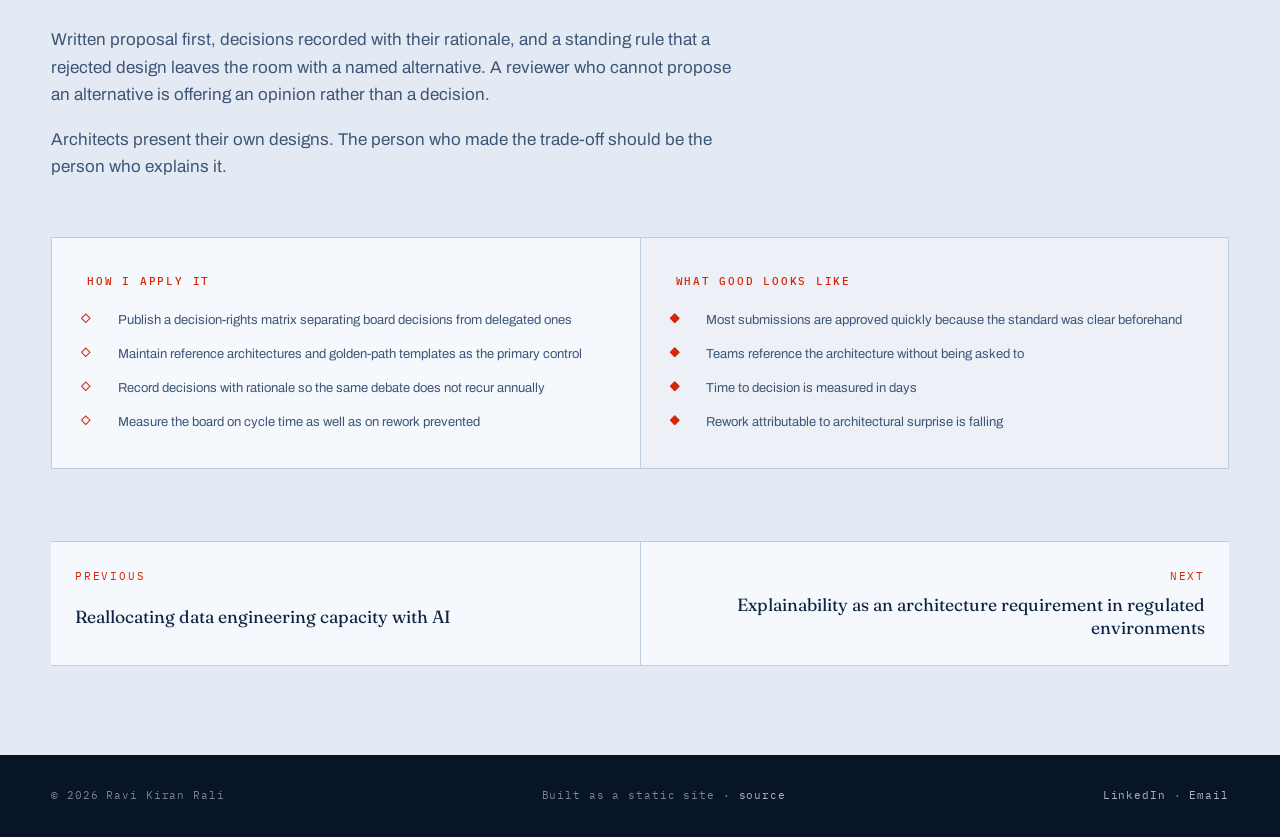
<file: perspectives/architecture-governance.html>
<!doctype html>
<html lang="en" class="no-js">
<head>
<meta charset="utf-8">
<meta name="viewport" content="width=device-width, initial-scale=1">
<title>Making architecture review boards effective — Ravi Rali</title>
<meta name="description" content="A review board earns its place by settling decisions once, so teams do not have to reopen them. Its output should be fewer open questions, not more meetings.">
<link rel="canonical" href="https://ravikrali.github.io/resume/perspectives/architecture-governance.html">
<meta property="og:type" content="website">
<meta property="og:title" content="Making architecture review boards effective — Ravi Rali">
<meta property="og:description" content="A review board earns its place by settling decisions once, so teams do not have to reopen them. Its output should be fewer open questions, not more meetings.">
<meta property="og:url" content="https://ravikrali.github.io/resume/perspectives/architecture-governance.html">
<meta name="twitter:card" content="summary_large_image">
<meta name="theme-color" content="#0d2340">
<link rel="preconnect" href="https://fonts.googleapis.com">
<link rel="preconnect" href="https://fonts.gstatic.com" crossorigin>
<link rel="stylesheet" href="https://fonts.googleapis.com/css2?family=Fraunces:opsz,wght@9..144,300..700&family=Archivo:wght@400;500;600&family=IBM+Plex+Mono:wght@400;500&display=swap">
<link rel="stylesheet" href="../assets/css/site.css">
<link rel="icon" href="../assets/img/favicon.svg" type="image/svg+xml">

</head>
<body>
<a class="skip" href="#main">Skip to content</a>
<header class="masthead">
  <div class="shell masthead__in">
    <a class="brand" href="../index.html">
      Ravi&nbsp;Rali
      <span class="brand__mark">Enterprise AI &amp; Data</span>
    </a>
    <nav class="navlinks" aria-label="Primary">
      <a href="../index.html#value">Value</a>
      <a href="../index.html#roadmap">Roadmap</a>
      <a href="../index.html#skills">Skills</a>
      <a href="../index.html#writing">Writing</a>
      <a class="nav-keep" href="../perspectives/index.html" aria-current="page">Perspectives</a>
      <a class="btn" href="../index.html#contact">Get in touch <svg class="arw" width="12" height="12" viewBox="0 0 12 12" fill="none" aria-hidden="true"><path d="M1 6h10M7 2l4 4-4 4" stroke="currentColor" stroke-width="1.4" stroke-linecap="square"/></svg></a>
    </nav>
  </div>
</header>
<main id="main">
<section class="povhero">
  <div class="shell">
    <p class="eyebrow"><a href="index.html" style="text-decoration:none">Perspectives</a></p>
    <div class="povhero__num" aria-hidden="true">09</div>
    <h1>Making architecture review boards effective</h1>
    <p class="povhero__stand">A review board earns its place by settling decisions once, so teams do not have to reopen them. Its output should be fewer open questions, not more meetings.</p>
    <div class="povmeta">
      <span>Enterprise Data Architect &middot; Enterprise AI Architect</span>
      <span>Point of view</span>
    </div>
  </div>
</section>

<section class="shell" style="padding-bottom:clamp(3rem,7vw,6rem)">
  <div class="reqcard">
    <p class="reqcard__k">The requirement this answers</p>
    <p class="reqcard__v">&ldquo;Establish architecture governance, standards, guardrails and design assurance&rdquo;</p>
  </div>

  <p class="position">Govern the small number of decisions that are expensive to reverse and delegate the rest in writing.</p>

  <div class="prose"><section><h2>What belongs in front of a board</h2><p>Choices that are expensive to reverse: platform selection, integration patterns, data ownership boundaries, security and access models, and anything that creates a new system of record. Everything else should be pre-decided by a published standard or explicitly delegated.</p>
<p>At Parexel I established a board governing data platform investment across eight or more business domains. Its value came from teams being able to look up the answer for most situations and bring only the new cases forward.</p></section><section><h2>Reference architectures over review cycles</h2><p>A paved-road template that already satisfies the standard does more than a reviewer catching violations. When a review finds a recurring problem, the right response is usually to change the template rather than add a checklist item.</p>
<p>I treat TOGAF as a scaffold and customize it each time. The deliverable set that helps a CRO differs from the one that helps a bank.</p></section><section><h2>How I run reviews</h2><p>Written proposal first, decisions recorded with their rationale, and a standing rule that a rejected design leaves the room with a named alternative. A reviewer who cannot propose an alternative is offering an opinion rather than a decision.</p>
<p>Architects present their own designs. The person who made the trade-off should be the person who explains it.</p></section></div>

  <div class="twoup">
    <div class="twoup__col">
      <h3>How I apply it</h3>
      <ul class="ticklist"><li>Publish a decision-rights matrix separating board decisions from delegated ones</li><li>Maintain reference architectures and golden-path templates as the primary control</li><li>Record decisions with rationale so the same debate does not recur annually</li><li>Measure the board on cycle time as well as on rework prevented</li></ul>
    </div>
    <div class="twoup__col">
      <h3>What good looks like</h3>
      <ul class="ticklist"><li>Most submissions are approved quickly because the standard was clear beforehand</li><li>Teams reference the architecture without being asked to</li><li>Time to decision is measured in days</li><li>Rework attributable to architectural surprise is falling</li></ul>
    </div>
  </div>

  

  <nav class="pager" aria-label="More perspectives">
    <a href="data-engineering.html"><span class="k">Previous</span><span class="t">Reallocating data engineering capacity with AI</span></a>
    <a href="regulated-ai.html"><span class="k">Next</span><span class="t">Explainability as an architecture requirement in regulated environments</span></a>
  </nav>
</section>
</main>
<footer class="footer">
  <div class="shell footer__in">
    <span>&copy; <span data-year>2026</span> Ravi Kiran Rali</span>
    <span>Built as a static site &middot; <a href="https://github.com/ravikrali/resume">source</a></span>
    <span><a href="https://www.linkedin.com/in/ravirali">LinkedIn</a> &middot; <a href="mailto:rali.rk@gmail.com">Email</a></span>
  </div>
</footer>
<script src="../assets/js/site.js" defer></script>
</body>
</html>
</file>
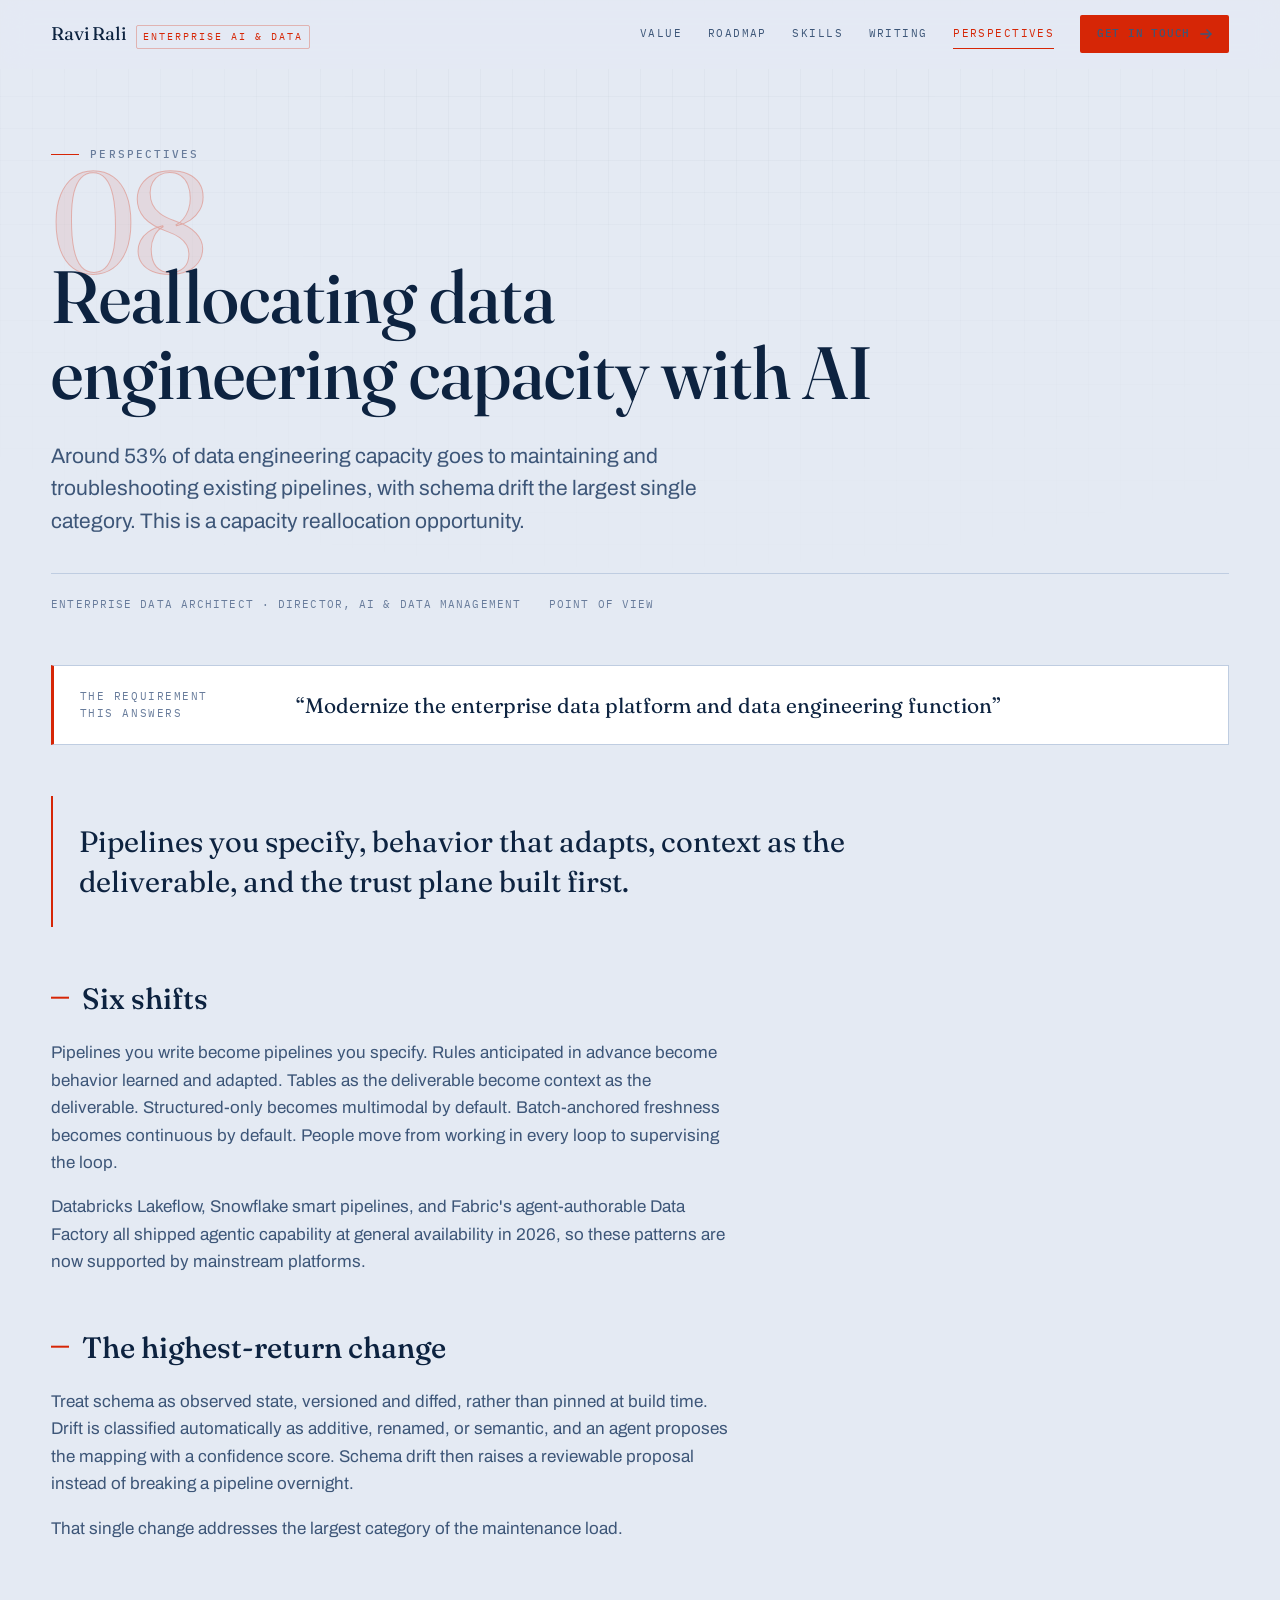
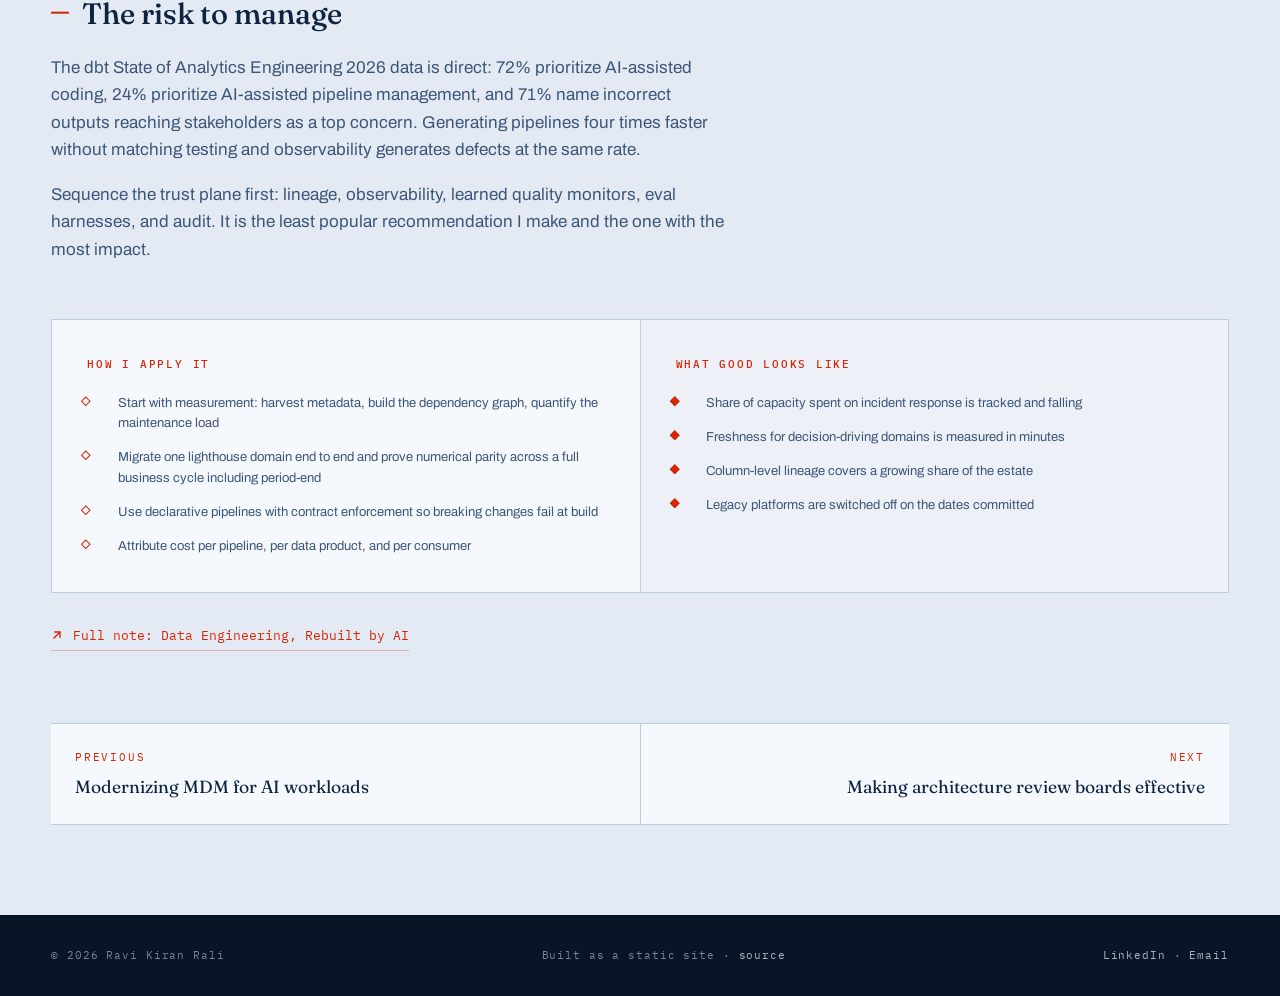
<file: perspectives/data-engineering.html>
<!doctype html>
<html lang="en" class="no-js">
<head>
<meta charset="utf-8">
<meta name="viewport" content="width=device-width, initial-scale=1">
<title>Reallocating data engineering capacity with AI — Ravi Rali</title>
<meta name="description" content="Around 53% of data engineering capacity goes to maintaining and troubleshooting existing pipelines, with schema drift the largest single category. This is a capacity reallocation opportunity.">
<link rel="canonical" href="https://ravikrali.github.io/resume/perspectives/data-engineering.html">
<meta property="og:type" content="website">
<meta property="og:title" content="Reallocating data engineering capacity with AI — Ravi Rali">
<meta property="og:description" content="Around 53% of data engineering capacity goes to maintaining and troubleshooting existing pipelines, with schema drift the largest single category. This is a capacity reallocation opportunity.">
<meta property="og:url" content="https://ravikrali.github.io/resume/perspectives/data-engineering.html">
<meta name="twitter:card" content="summary_large_image">
<meta name="theme-color" content="#0d2340">
<link rel="preconnect" href="https://fonts.googleapis.com">
<link rel="preconnect" href="https://fonts.gstatic.com" crossorigin>
<link rel="stylesheet" href="https://fonts.googleapis.com/css2?family=Fraunces:opsz,wght@9..144,300..700&family=Archivo:wght@400;500;600&family=IBM+Plex+Mono:wght@400;500&display=swap">
<link rel="stylesheet" href="../assets/css/site.css">
<link rel="icon" href="../assets/img/favicon.svg" type="image/svg+xml">

</head>
<body>
<a class="skip" href="#main">Skip to content</a>
<header class="masthead">
  <div class="shell masthead__in">
    <a class="brand" href="../index.html">
      Ravi&nbsp;Rali
      <span class="brand__mark">Enterprise AI &amp; Data</span>
    </a>
    <nav class="navlinks" aria-label="Primary">
      <a href="../index.html#value">Value</a>
      <a href="../index.html#roadmap">Roadmap</a>
      <a href="../index.html#skills">Skills</a>
      <a href="../index.html#writing">Writing</a>
      <a class="nav-keep" href="../perspectives/index.html" aria-current="page">Perspectives</a>
      <a class="btn" href="../index.html#contact">Get in touch <svg class="arw" width="12" height="12" viewBox="0 0 12 12" fill="none" aria-hidden="true"><path d="M1 6h10M7 2l4 4-4 4" stroke="currentColor" stroke-width="1.4" stroke-linecap="square"/></svg></a>
    </nav>
  </div>
</header>
<main id="main">
<section class="povhero">
  <div class="shell">
    <p class="eyebrow"><a href="index.html" style="text-decoration:none">Perspectives</a></p>
    <div class="povhero__num" aria-hidden="true">08</div>
    <h1>Reallocating data engineering capacity with AI</h1>
    <p class="povhero__stand">Around 53% of data engineering capacity goes to maintaining and troubleshooting existing pipelines, with schema drift the largest single category. This is a capacity reallocation opportunity.</p>
    <div class="povmeta">
      <span>Enterprise Data Architect &middot; Director, AI &amp; Data Management</span>
      <span>Point of view</span>
    </div>
  </div>
</section>

<section class="shell" style="padding-bottom:clamp(3rem,7vw,6rem)">
  <div class="reqcard">
    <p class="reqcard__k">The requirement this answers</p>
    <p class="reqcard__v">&ldquo;Modernize the enterprise data platform and data engineering function&rdquo;</p>
  </div>

  <p class="position">Pipelines you specify, behavior that adapts, context as the deliverable, and the trust plane built first.</p>

  <div class="prose"><section><h2>Six shifts</h2><p>Pipelines you write become pipelines you specify. Rules anticipated in advance become behavior learned and adapted. Tables as the deliverable become context as the deliverable. Structured-only becomes multimodal by default. Batch-anchored freshness becomes continuous by default. People move from working in every loop to supervising the loop.</p>
<p>Databricks Lakeflow, Snowflake smart pipelines, and Fabric&#x27;s agent-authorable Data Factory all shipped agentic capability at general availability in 2026, so these patterns are now supported by mainstream platforms.</p></section><section><h2>The highest-return change</h2><p>Treat schema as observed state, versioned and diffed, rather than pinned at build time. Drift is classified automatically as additive, renamed, or semantic, and an agent proposes the mapping with a confidence score. Schema drift then raises a reviewable proposal instead of breaking a pipeline overnight.</p>
<p>That single change addresses the largest category of the maintenance load.</p></section><section><h2>The risk to manage</h2><p>The dbt State of Analytics Engineering 2026 data is direct: 72% prioritize AI-assisted coding, 24% prioritize AI-assisted pipeline management, and 71% name incorrect outputs reaching stakeholders as a top concern. Generating pipelines four times faster without matching testing and observability generates defects at the same rate.</p>
<p>Sequence the trust plane first: lineage, observability, learned quality monitors, eval harnesses, and audit. It is the least popular recommendation I make and the one with the most impact.</p></section></div>

  <div class="twoup">
    <div class="twoup__col">
      <h3>How I apply it</h3>
      <ul class="ticklist"><li>Start with measurement: harvest metadata, build the dependency graph, quantify the maintenance load</li><li>Migrate one lighthouse domain end to end and prove numerical parity across a full business cycle including period-end</li><li>Use declarative pipelines with contract enforcement so breaking changes fail at build</li><li>Attribute cost per pipeline, per data product, and per consumer</li></ul>
    </div>
    <div class="twoup__col">
      <h3>What good looks like</h3>
      <ul class="ticklist"><li>Share of capacity spent on incident response is tracked and falling</li><li>Freshness for decision-driving domains is measured in minutes</li><li>Column-level lineage covers a growing share of the estate</li><li>Legacy platforms are switched off on the dates committed</li></ul>
    </div>
  </div>

  <a class="sourcelink" href="https://ravikrali.github.io/Data-Engineering/" target="_blank" rel="noopener"><svg class="arw" width="12" height="12" viewBox="0 0 12 12" fill="none" aria-hidden="true"><path d="M3 9L9 3M4 3h5v5" stroke="currentColor" stroke-width="1.4" stroke-linecap="square"/></svg> Full note: Data Engineering, Rebuilt by AI</a>

  <nav class="pager" aria-label="More perspectives">
    <a href="mdm-ai-native.html"><span class="k">Previous</span><span class="t">Modernizing MDM for AI workloads</span></a>
    <a href="architecture-governance.html"><span class="k">Next</span><span class="t">Making architecture review boards effective</span></a>
  </nav>
</section>
</main>
<footer class="footer">
  <div class="shell footer__in">
    <span>&copy; <span data-year>2026</span> Ravi Kiran Rali</span>
    <span>Built as a static site &middot; <a href="https://github.com/ravikrali/resume">source</a></span>
    <span><a href="https://www.linkedin.com/in/ravirali">LinkedIn</a> &middot; <a href="mailto:rali.rk@gmail.com">Email</a></span>
  </div>
</footer>
<script src="../assets/js/site.js" defer></script>
</body>
</html>
</file>
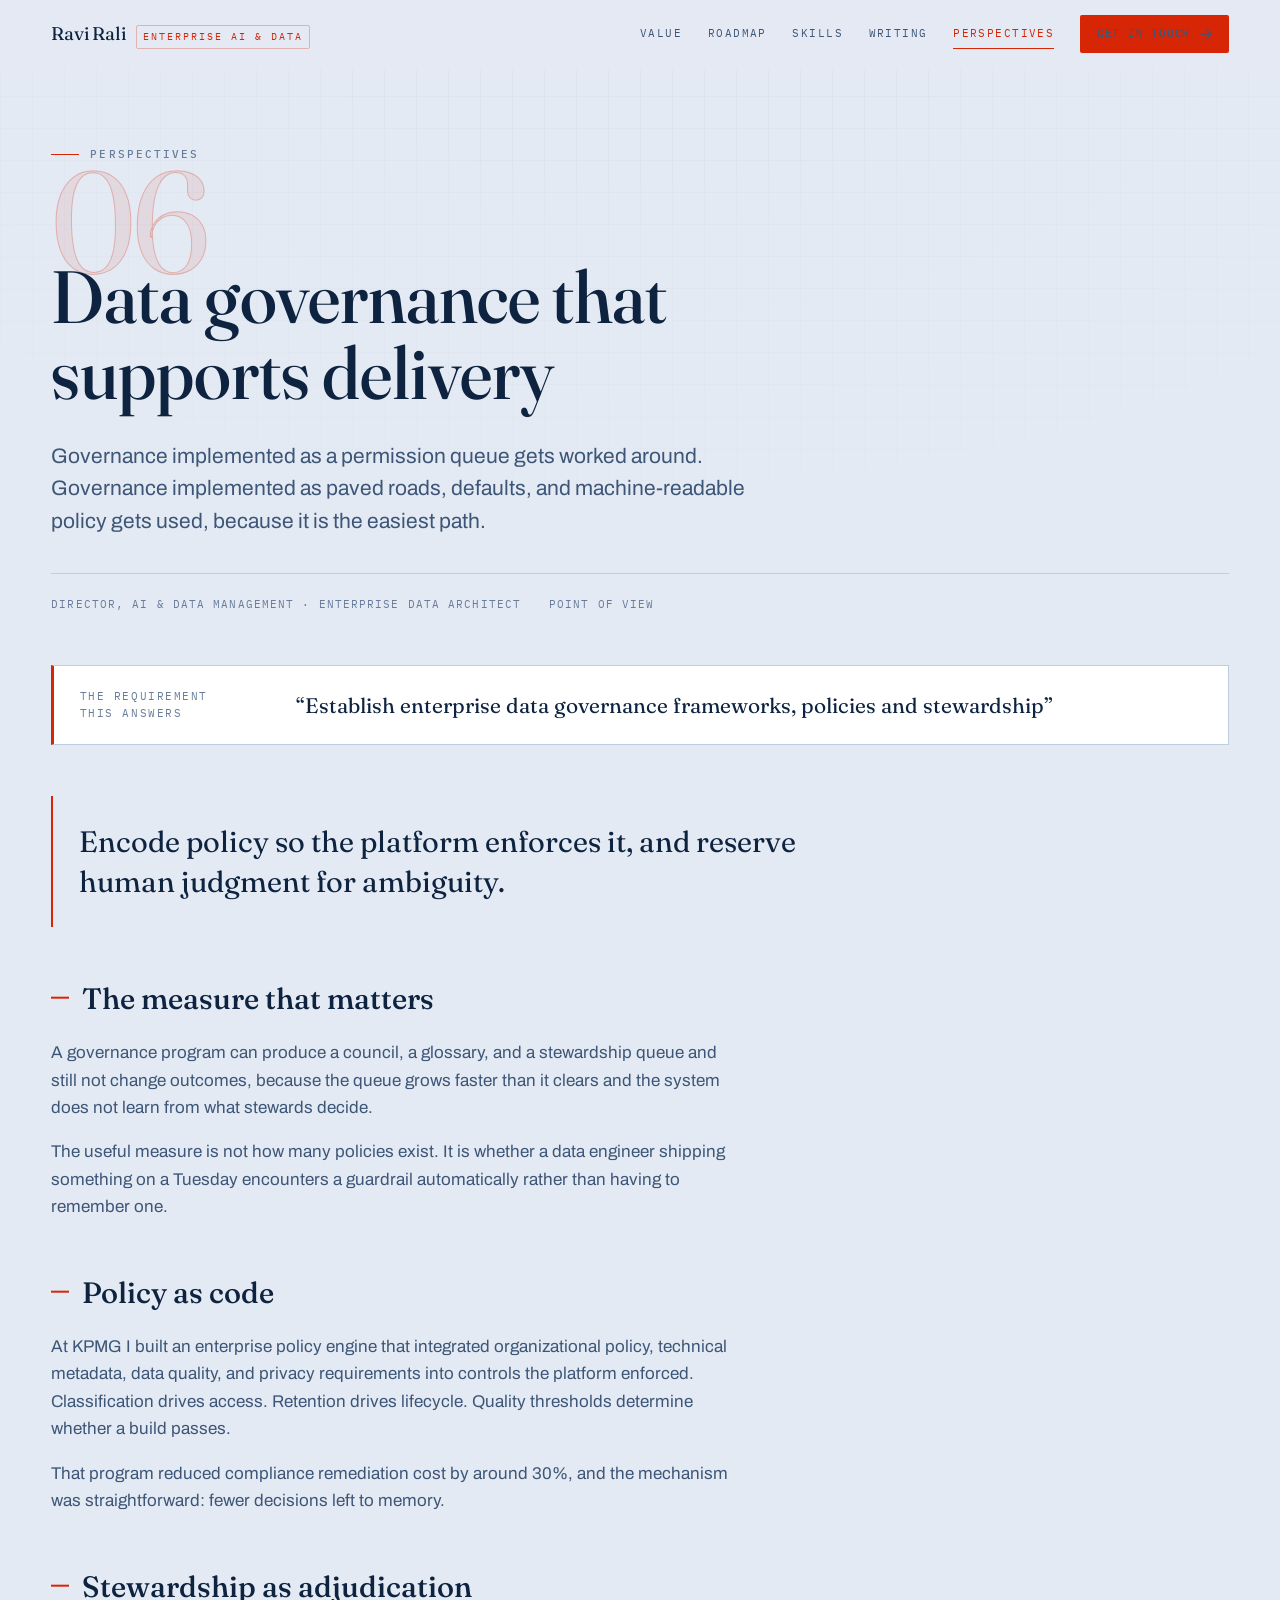
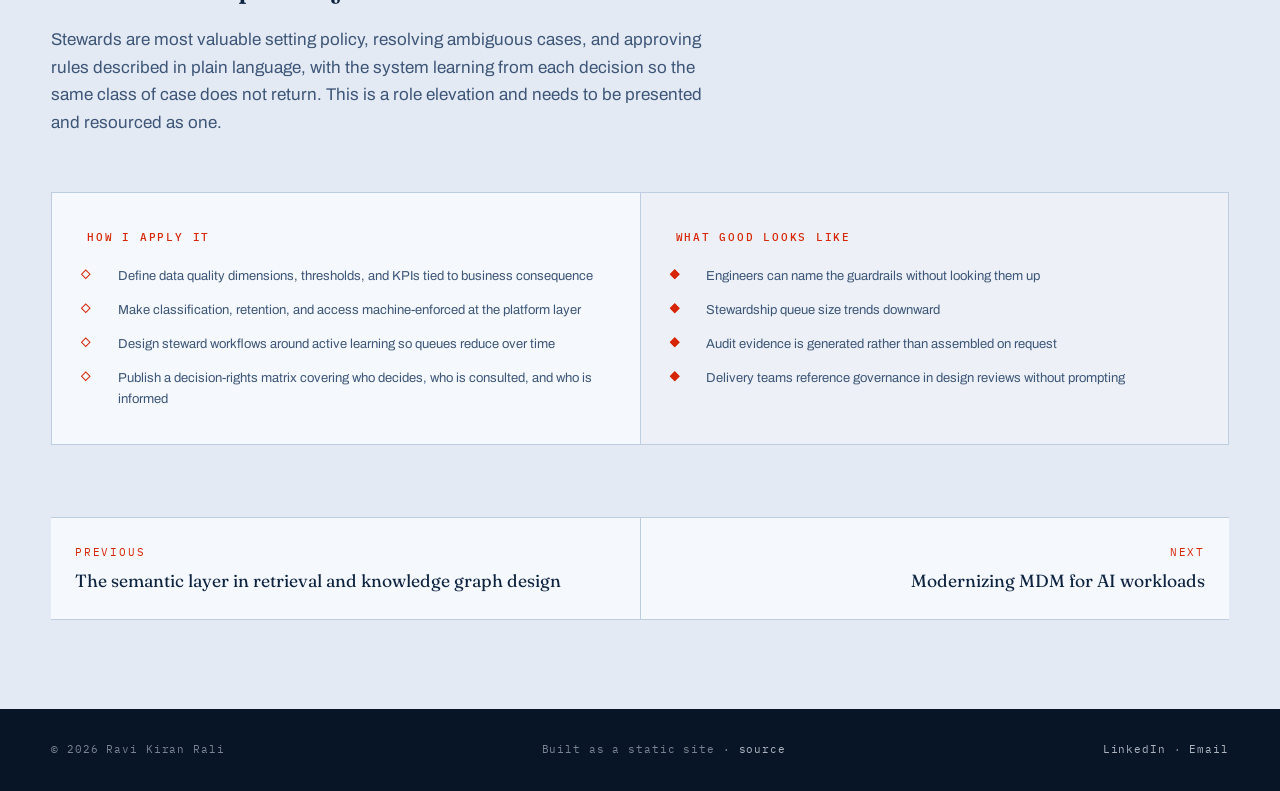
<file: perspectives/data-governance.html>
<!doctype html>
<html lang="en" class="no-js">
<head>
<meta charset="utf-8">
<meta name="viewport" content="width=device-width, initial-scale=1">
<title>Data governance that supports delivery — Ravi Rali</title>
<meta name="description" content="Governance implemented as a permission queue gets worked around. Governance implemented as paved roads, defaults, and machine-readable policy gets used, because it is the easiest path.">
<link rel="canonical" href="https://ravikrali.github.io/resume/perspectives/data-governance.html">
<meta property="og:type" content="website">
<meta property="og:title" content="Data governance that supports delivery — Ravi Rali">
<meta property="og:description" content="Governance implemented as a permission queue gets worked around. Governance implemented as paved roads, defaults, and machine-readable policy gets used, because it is the easiest path.">
<meta property="og:url" content="https://ravikrali.github.io/resume/perspectives/data-governance.html">
<meta name="twitter:card" content="summary_large_image">
<meta name="theme-color" content="#0d2340">
<link rel="preconnect" href="https://fonts.googleapis.com">
<link rel="preconnect" href="https://fonts.gstatic.com" crossorigin>
<link rel="stylesheet" href="https://fonts.googleapis.com/css2?family=Fraunces:opsz,wght@9..144,300..700&family=Archivo:wght@400;500;600&family=IBM+Plex+Mono:wght@400;500&display=swap">
<link rel="stylesheet" href="../assets/css/site.css">
<link rel="icon" href="../assets/img/favicon.svg" type="image/svg+xml">

</head>
<body>
<a class="skip" href="#main">Skip to content</a>
<header class="masthead">
  <div class="shell masthead__in">
    <a class="brand" href="../index.html">
      Ravi&nbsp;Rali
      <span class="brand__mark">Enterprise AI &amp; Data</span>
    </a>
    <nav class="navlinks" aria-label="Primary">
      <a href="../index.html#value">Value</a>
      <a href="../index.html#roadmap">Roadmap</a>
      <a href="../index.html#skills">Skills</a>
      <a href="../index.html#writing">Writing</a>
      <a class="nav-keep" href="../perspectives/index.html" aria-current="page">Perspectives</a>
      <a class="btn" href="../index.html#contact">Get in touch <svg class="arw" width="12" height="12" viewBox="0 0 12 12" fill="none" aria-hidden="true"><path d="M1 6h10M7 2l4 4-4 4" stroke="currentColor" stroke-width="1.4" stroke-linecap="square"/></svg></a>
    </nav>
  </div>
</header>
<main id="main">
<section class="povhero">
  <div class="shell">
    <p class="eyebrow"><a href="index.html" style="text-decoration:none">Perspectives</a></p>
    <div class="povhero__num" aria-hidden="true">06</div>
    <h1>Data governance that supports delivery</h1>
    <p class="povhero__stand">Governance implemented as a permission queue gets worked around. Governance implemented as paved roads, defaults, and machine-readable policy gets used, because it is the easiest path.</p>
    <div class="povmeta">
      <span>Director, AI &amp; Data Management &middot; Enterprise Data Architect</span>
      <span>Point of view</span>
    </div>
  </div>
</section>

<section class="shell" style="padding-bottom:clamp(3rem,7vw,6rem)">
  <div class="reqcard">
    <p class="reqcard__k">The requirement this answers</p>
    <p class="reqcard__v">&ldquo;Establish enterprise data governance frameworks, policies and stewardship&rdquo;</p>
  </div>

  <p class="position">Encode policy so the platform enforces it, and reserve human judgment for ambiguity.</p>

  <div class="prose"><section><h2>The measure that matters</h2><p>A governance program can produce a council, a glossary, and a stewardship queue and still not change outcomes, because the queue grows faster than it clears and the system does not learn from what stewards decide.</p>
<p>The useful measure is not how many policies exist. It is whether a data engineer shipping something on a Tuesday encounters a guardrail automatically rather than having to remember one.</p></section><section><h2>Policy as code</h2><p>At KPMG I built an enterprise policy engine that integrated organizational policy, technical metadata, data quality, and privacy requirements into controls the platform enforced. Classification drives access. Retention drives lifecycle. Quality thresholds determine whether a build passes.</p>
<p>That program reduced compliance remediation cost by around 30%, and the mechanism was straightforward: fewer decisions left to memory.</p></section><section><h2>Stewardship as adjudication</h2><p>Stewards are most valuable setting policy, resolving ambiguous cases, and approving rules described in plain language, with the system learning from each decision so the same class of case does not return. This is a role elevation and needs to be presented and resourced as one.</p></section></div>

  <div class="twoup">
    <div class="twoup__col">
      <h3>How I apply it</h3>
      <ul class="ticklist"><li>Define data quality dimensions, thresholds, and KPIs tied to business consequence</li><li>Make classification, retention, and access machine-enforced at the platform layer</li><li>Design steward workflows around active learning so queues reduce over time</li><li>Publish a decision-rights matrix covering who decides, who is consulted, and who is informed</li></ul>
    </div>
    <div class="twoup__col">
      <h3>What good looks like</h3>
      <ul class="ticklist"><li>Engineers can name the guardrails without looking them up</li><li>Stewardship queue size trends downward</li><li>Audit evidence is generated rather than assembled on request</li><li>Delivery teams reference governance in design reviews without prompting</li></ul>
    </div>
  </div>

  

  <nav class="pager" aria-label="More perspectives">
    <a href="knowledge-graphs-rag.html"><span class="k">Previous</span><span class="t">The semantic layer in retrieval and knowledge graph design</span></a>
    <a href="mdm-ai-native.html"><span class="k">Next</span><span class="t">Modernizing MDM for AI workloads</span></a>
  </nav>
</section>
</main>
<footer class="footer">
  <div class="shell footer__in">
    <span>&copy; <span data-year>2026</span> Ravi Kiran Rali</span>
    <span>Built as a static site &middot; <a href="https://github.com/ravikrali/resume">source</a></span>
    <span><a href="https://www.linkedin.com/in/ravirali">LinkedIn</a> &middot; <a href="mailto:rali.rk@gmail.com">Email</a></span>
  </div>
</footer>
<script src="../assets/js/site.js" defer></script>
</body>
</html>
</file>
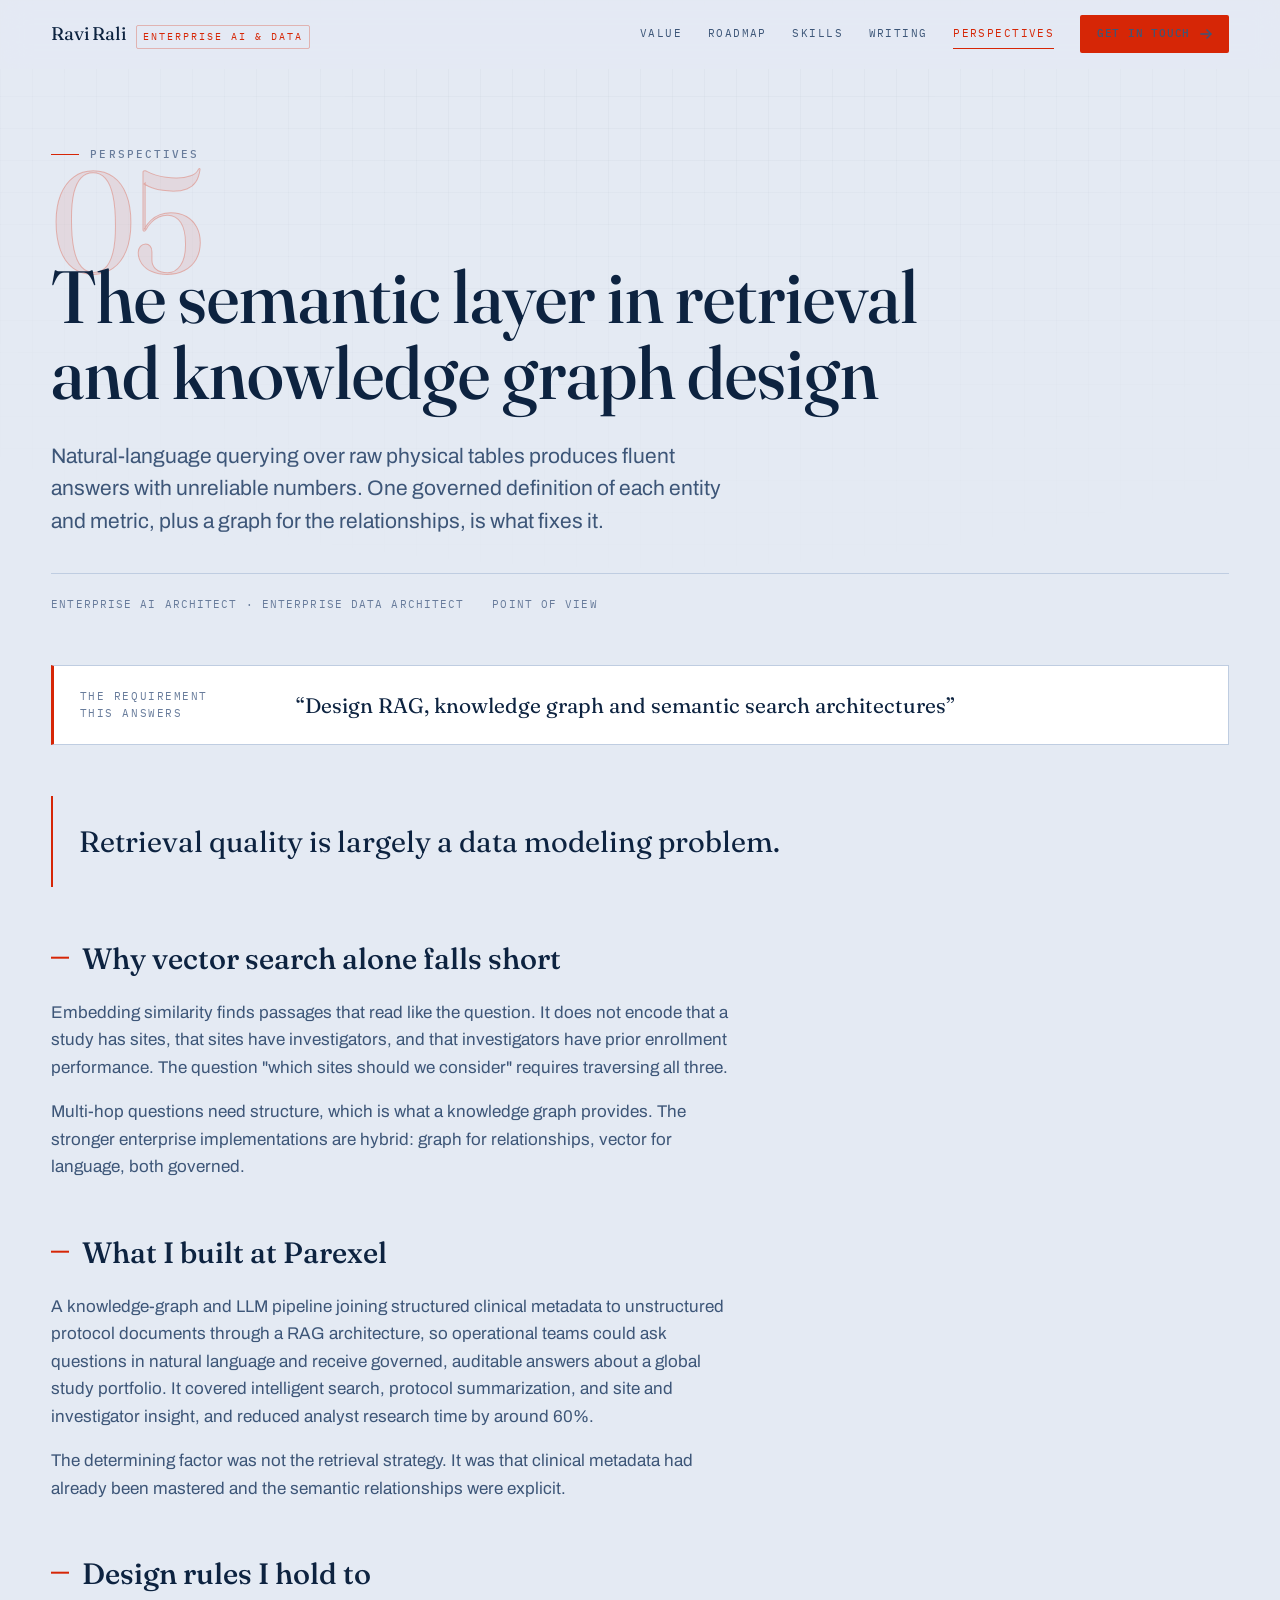
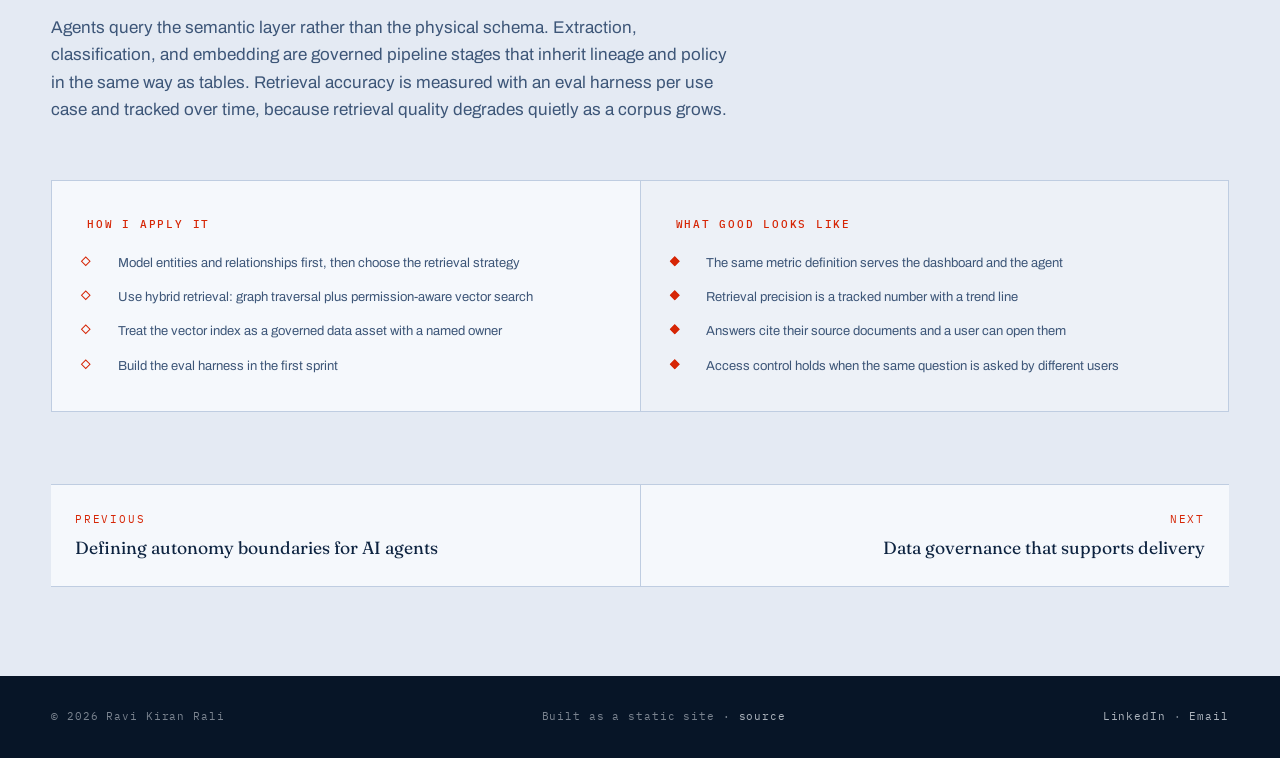
<file: perspectives/knowledge-graphs-rag.html>
<!doctype html>
<html lang="en" class="no-js">
<head>
<meta charset="utf-8">
<meta name="viewport" content="width=device-width, initial-scale=1">
<title>The semantic layer in retrieval and knowledge graph design — Ravi Rali</title>
<meta name="description" content="Natural-language querying over raw physical tables produces fluent answers with unreliable numbers. One governed definition of each entity and metric, plus a graph for the relationships, is what fixes it.">
<link rel="canonical" href="https://ravikrali.github.io/resume/perspectives/knowledge-graphs-rag.html">
<meta property="og:type" content="website">
<meta property="og:title" content="The semantic layer in retrieval and knowledge graph design — Ravi Rali">
<meta property="og:description" content="Natural-language querying over raw physical tables produces fluent answers with unreliable numbers. One governed definition of each entity and metric, plus a graph for the relationships, is what fixes it.">
<meta property="og:url" content="https://ravikrali.github.io/resume/perspectives/knowledge-graphs-rag.html">
<meta name="twitter:card" content="summary_large_image">
<meta name="theme-color" content="#0d2340">
<link rel="preconnect" href="https://fonts.googleapis.com">
<link rel="preconnect" href="https://fonts.gstatic.com" crossorigin>
<link rel="stylesheet" href="https://fonts.googleapis.com/css2?family=Fraunces:opsz,wght@9..144,300..700&family=Archivo:wght@400;500;600&family=IBM+Plex+Mono:wght@400;500&display=swap">
<link rel="stylesheet" href="../assets/css/site.css">
<link rel="icon" href="../assets/img/favicon.svg" type="image/svg+xml">

</head>
<body>
<a class="skip" href="#main">Skip to content</a>
<header class="masthead">
  <div class="shell masthead__in">
    <a class="brand" href="../index.html">
      Ravi&nbsp;Rali
      <span class="brand__mark">Enterprise AI &amp; Data</span>
    </a>
    <nav class="navlinks" aria-label="Primary">
      <a href="../index.html#value">Value</a>
      <a href="../index.html#roadmap">Roadmap</a>
      <a href="../index.html#skills">Skills</a>
      <a href="../index.html#writing">Writing</a>
      <a class="nav-keep" href="../perspectives/index.html" aria-current="page">Perspectives</a>
      <a class="btn" href="../index.html#contact">Get in touch <svg class="arw" width="12" height="12" viewBox="0 0 12 12" fill="none" aria-hidden="true"><path d="M1 6h10M7 2l4 4-4 4" stroke="currentColor" stroke-width="1.4" stroke-linecap="square"/></svg></a>
    </nav>
  </div>
</header>
<main id="main">
<section class="povhero">
  <div class="shell">
    <p class="eyebrow"><a href="index.html" style="text-decoration:none">Perspectives</a></p>
    <div class="povhero__num" aria-hidden="true">05</div>
    <h1>The semantic layer in retrieval and knowledge graph design</h1>
    <p class="povhero__stand">Natural-language querying over raw physical tables produces fluent answers with unreliable numbers. One governed definition of each entity and metric, plus a graph for the relationships, is what fixes it.</p>
    <div class="povmeta">
      <span>Enterprise AI Architect &middot; Enterprise Data Architect</span>
      <span>Point of view</span>
    </div>
  </div>
</section>

<section class="shell" style="padding-bottom:clamp(3rem,7vw,6rem)">
  <div class="reqcard">
    <p class="reqcard__k">The requirement this answers</p>
    <p class="reqcard__v">&ldquo;Design RAG, knowledge graph and semantic search architectures&rdquo;</p>
  </div>

  <p class="position">Retrieval quality is largely a data modeling problem.</p>

  <div class="prose"><section><h2>Why vector search alone falls short</h2><p>Embedding similarity finds passages that read like the question. It does not encode that a study has sites, that sites have investigators, and that investigators have prior enrollment performance. The question &quot;which sites should we consider&quot; requires traversing all three.</p>
<p>Multi-hop questions need structure, which is what a knowledge graph provides. The stronger enterprise implementations are hybrid: graph for relationships, vector for language, both governed.</p></section><section><h2>What I built at Parexel</h2><p>A knowledge-graph and LLM pipeline joining structured clinical metadata to unstructured protocol documents through a RAG architecture, so operational teams could ask questions in natural language and receive governed, auditable answers about a global study portfolio. It covered intelligent search, protocol summarization, and site and investigator insight, and reduced analyst research time by around 60%.</p>
<p>The determining factor was not the retrieval strategy. It was that clinical metadata had already been mastered and the semantic relationships were explicit.</p></section><section><h2>Design rules I hold to</h2><p>Agents query the semantic layer rather than the physical schema. Extraction, classification, and embedding are governed pipeline stages that inherit lineage and policy in the same way as tables. Retrieval accuracy is measured with an eval harness per use case and tracked over time, because retrieval quality degrades quietly as a corpus grows.</p></section></div>

  <div class="twoup">
    <div class="twoup__col">
      <h3>How I apply it</h3>
      <ul class="ticklist"><li>Model entities and relationships first, then choose the retrieval strategy</li><li>Use hybrid retrieval: graph traversal plus permission-aware vector search</li><li>Treat the vector index as a governed data asset with a named owner</li><li>Build the eval harness in the first sprint</li></ul>
    </div>
    <div class="twoup__col">
      <h3>What good looks like</h3>
      <ul class="ticklist"><li>The same metric definition serves the dashboard and the agent</li><li>Retrieval precision is a tracked number with a trend line</li><li>Answers cite their source documents and a user can open them</li><li>Access control holds when the same question is asked by different users</li></ul>
    </div>
  </div>

  

  <nav class="pager" aria-label="More perspectives">
    <a href="agentic-ai.html"><span class="k">Previous</span><span class="t">Defining autonomy boundaries for AI agents</span></a>
    <a href="data-governance.html"><span class="k">Next</span><span class="t">Data governance that supports delivery</span></a>
  </nav>
</section>
</main>
<footer class="footer">
  <div class="shell footer__in">
    <span>&copy; <span data-year>2026</span> Ravi Kiran Rali</span>
    <span>Built as a static site &middot; <a href="https://github.com/ravikrali/resume">source</a></span>
    <span><a href="https://www.linkedin.com/in/ravirali">LinkedIn</a> &middot; <a href="mailto:rali.rk@gmail.com">Email</a></span>
  </div>
</footer>
<script src="../assets/js/site.js" defer></script>
</body>
</html>
</file>
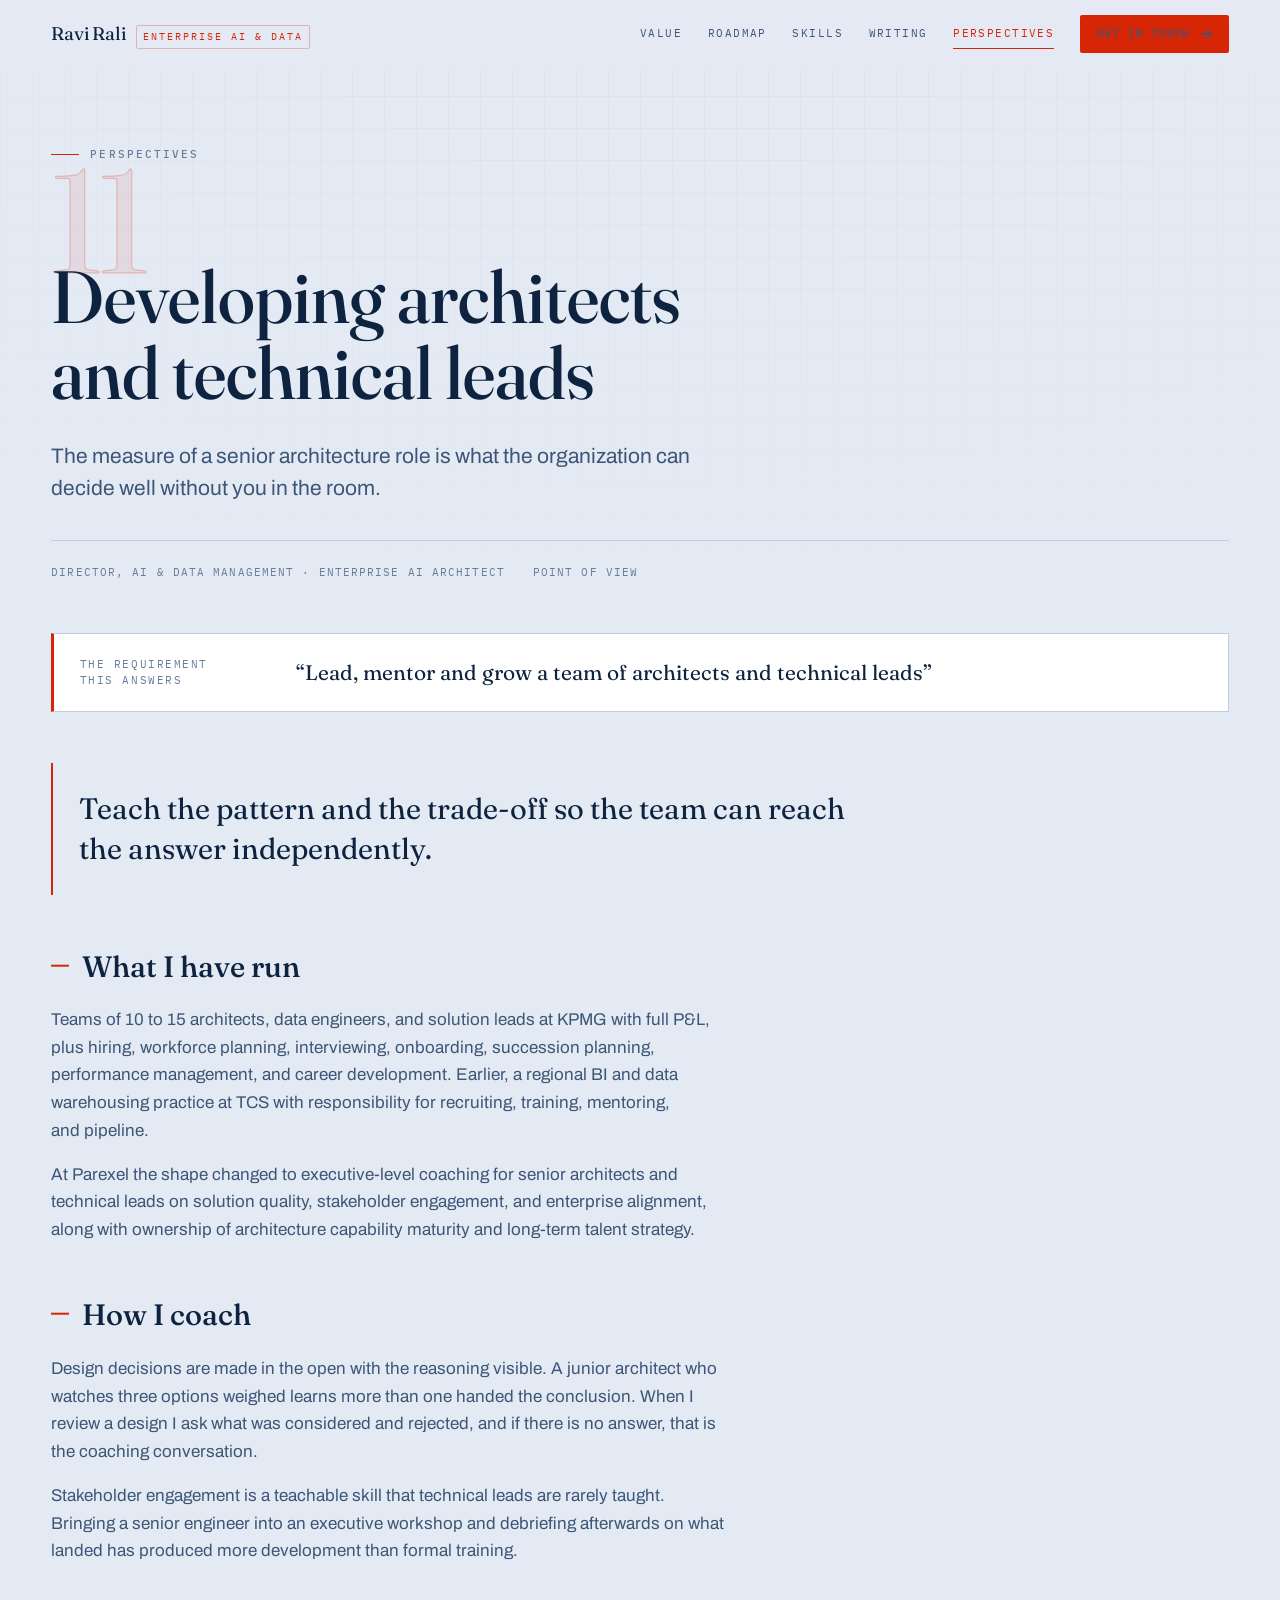
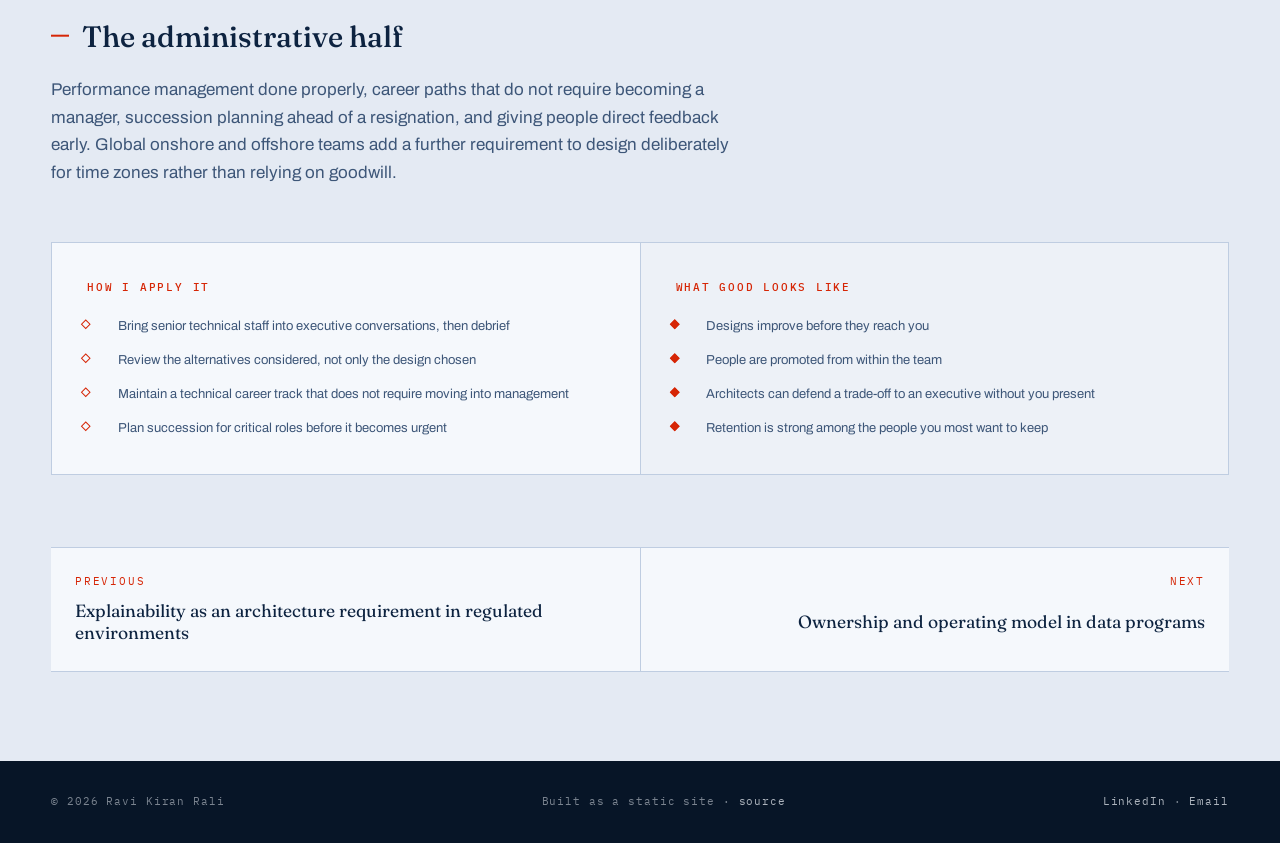
<file: perspectives/leading-architects.html>
<!doctype html>
<html lang="en" class="no-js">
<head>
<meta charset="utf-8">
<meta name="viewport" content="width=device-width, initial-scale=1">
<title>Developing architects and technical leads — Ravi Rali</title>
<meta name="description" content="The measure of a senior architecture role is what the organization can decide well without you in the room.">
<link rel="canonical" href="https://ravikrali.github.io/resume/perspectives/leading-architects.html">
<meta property="og:type" content="website">
<meta property="og:title" content="Developing architects and technical leads — Ravi Rali">
<meta property="og:description" content="The measure of a senior architecture role is what the organization can decide well without you in the room.">
<meta property="og:url" content="https://ravikrali.github.io/resume/perspectives/leading-architects.html">
<meta name="twitter:card" content="summary_large_image">
<meta name="theme-color" content="#0d2340">
<link rel="preconnect" href="https://fonts.googleapis.com">
<link rel="preconnect" href="https://fonts.gstatic.com" crossorigin>
<link rel="stylesheet" href="https://fonts.googleapis.com/css2?family=Fraunces:opsz,wght@9..144,300..700&family=Archivo:wght@400;500;600&family=IBM+Plex+Mono:wght@400;500&display=swap">
<link rel="stylesheet" href="../assets/css/site.css">
<link rel="icon" href="../assets/img/favicon.svg" type="image/svg+xml">

</head>
<body>
<a class="skip" href="#main">Skip to content</a>
<header class="masthead">
  <div class="shell masthead__in">
    <a class="brand" href="../index.html">
      Ravi&nbsp;Rali
      <span class="brand__mark">Enterprise AI &amp; Data</span>
    </a>
    <nav class="navlinks" aria-label="Primary">
      <a href="../index.html#value">Value</a>
      <a href="../index.html#roadmap">Roadmap</a>
      <a href="../index.html#skills">Skills</a>
      <a href="../index.html#writing">Writing</a>
      <a class="nav-keep" href="../perspectives/index.html" aria-current="page">Perspectives</a>
      <a class="btn" href="../index.html#contact">Get in touch <svg class="arw" width="12" height="12" viewBox="0 0 12 12" fill="none" aria-hidden="true"><path d="M1 6h10M7 2l4 4-4 4" stroke="currentColor" stroke-width="1.4" stroke-linecap="square"/></svg></a>
    </nav>
  </div>
</header>
<main id="main">
<section class="povhero">
  <div class="shell">
    <p class="eyebrow"><a href="index.html" style="text-decoration:none">Perspectives</a></p>
    <div class="povhero__num" aria-hidden="true">11</div>
    <h1>Developing architects and technical leads</h1>
    <p class="povhero__stand">The measure of a senior architecture role is what the organization can decide well without you in the room.</p>
    <div class="povmeta">
      <span>Director, AI &amp; Data Management &middot; Enterprise AI Architect</span>
      <span>Point of view</span>
    </div>
  </div>
</section>

<section class="shell" style="padding-bottom:clamp(3rem,7vw,6rem)">
  <div class="reqcard">
    <p class="reqcard__k">The requirement this answers</p>
    <p class="reqcard__v">&ldquo;Lead, mentor and grow a team of architects and technical leads&rdquo;</p>
  </div>

  <p class="position">Teach the pattern and the trade-off so the team can reach the answer independently.</p>

  <div class="prose"><section><h2>What I have run</h2><p>Teams of 10 to 15 architects, data engineers, and solution leads at KPMG with full P&amp;L, plus hiring, workforce planning, interviewing, onboarding, succession planning, performance management, and career development. Earlier, a regional BI and data warehousing practice at TCS with responsibility for recruiting, training, mentoring, and pipeline.</p>
<p>At Parexel the shape changed to executive-level coaching for senior architects and technical leads on solution quality, stakeholder engagement, and enterprise alignment, along with ownership of architecture capability maturity and long-term talent strategy.</p></section><section><h2>How I coach</h2><p>Design decisions are made in the open with the reasoning visible. A junior architect who watches three options weighed learns more than one handed the conclusion. When I review a design I ask what was considered and rejected, and if there is no answer, that is the coaching conversation.</p>
<p>Stakeholder engagement is a teachable skill that technical leads are rarely taught. Bringing a senior engineer into an executive workshop and debriefing afterwards on what landed has produced more development than formal training.</p></section><section><h2>The administrative half</h2><p>Performance management done properly, career paths that do not require becoming a manager, succession planning ahead of a resignation, and giving people direct feedback early. Global onshore and offshore teams add a further requirement to design deliberately for time zones rather than relying on goodwill.</p></section></div>

  <div class="twoup">
    <div class="twoup__col">
      <h3>How I apply it</h3>
      <ul class="ticklist"><li>Bring senior technical staff into executive conversations, then debrief</li><li>Review the alternatives considered, not only the design chosen</li><li>Maintain a technical career track that does not require moving into management</li><li>Plan succession for critical roles before it becomes urgent</li></ul>
    </div>
    <div class="twoup__col">
      <h3>What good looks like</h3>
      <ul class="ticklist"><li>Designs improve before they reach you</li><li>People are promoted from within the team</li><li>Architects can defend a trade-off to an executive without you present</li><li>Retention is strong among the people you most want to keep</li></ul>
    </div>
  </div>

  

  <nav class="pager" aria-label="More perspectives">
    <a href="regulated-ai.html"><span class="k">Previous</span><span class="t">Explainability as an architecture requirement in regulated environments</span></a>
    <a href="operating-model.html"><span class="k">Next</span><span class="t">Ownership and operating model in data programs</span></a>
  </nav>
</section>
</main>
<footer class="footer">
  <div class="shell footer__in">
    <span>&copy; <span data-year>2026</span> Ravi Kiran Rali</span>
    <span>Built as a static site &middot; <a href="https://github.com/ravikrali/resume">source</a></span>
    <span><a href="https://www.linkedin.com/in/ravirali">LinkedIn</a> &middot; <a href="mailto:rali.rk@gmail.com">Email</a></span>
  </div>
</footer>
<script src="../assets/js/site.js" defer></script>
</body>
</html>
</file>
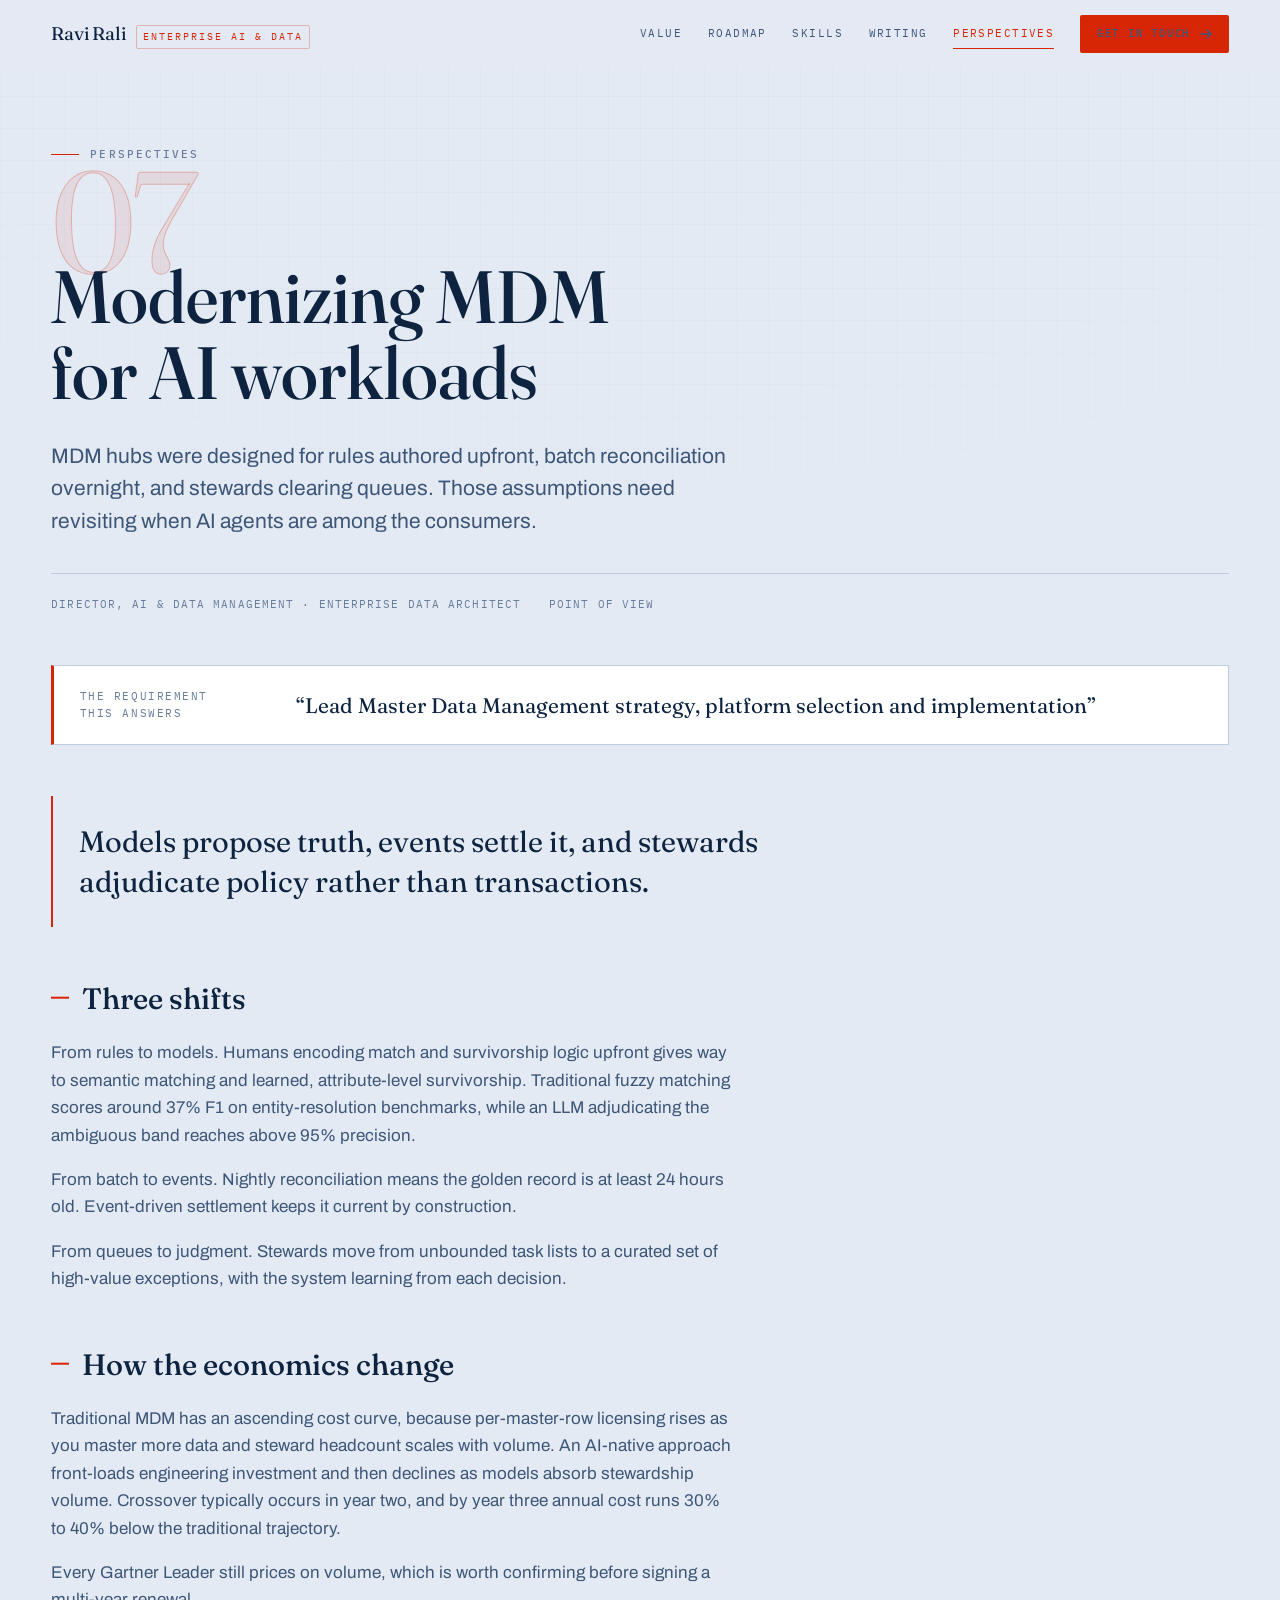
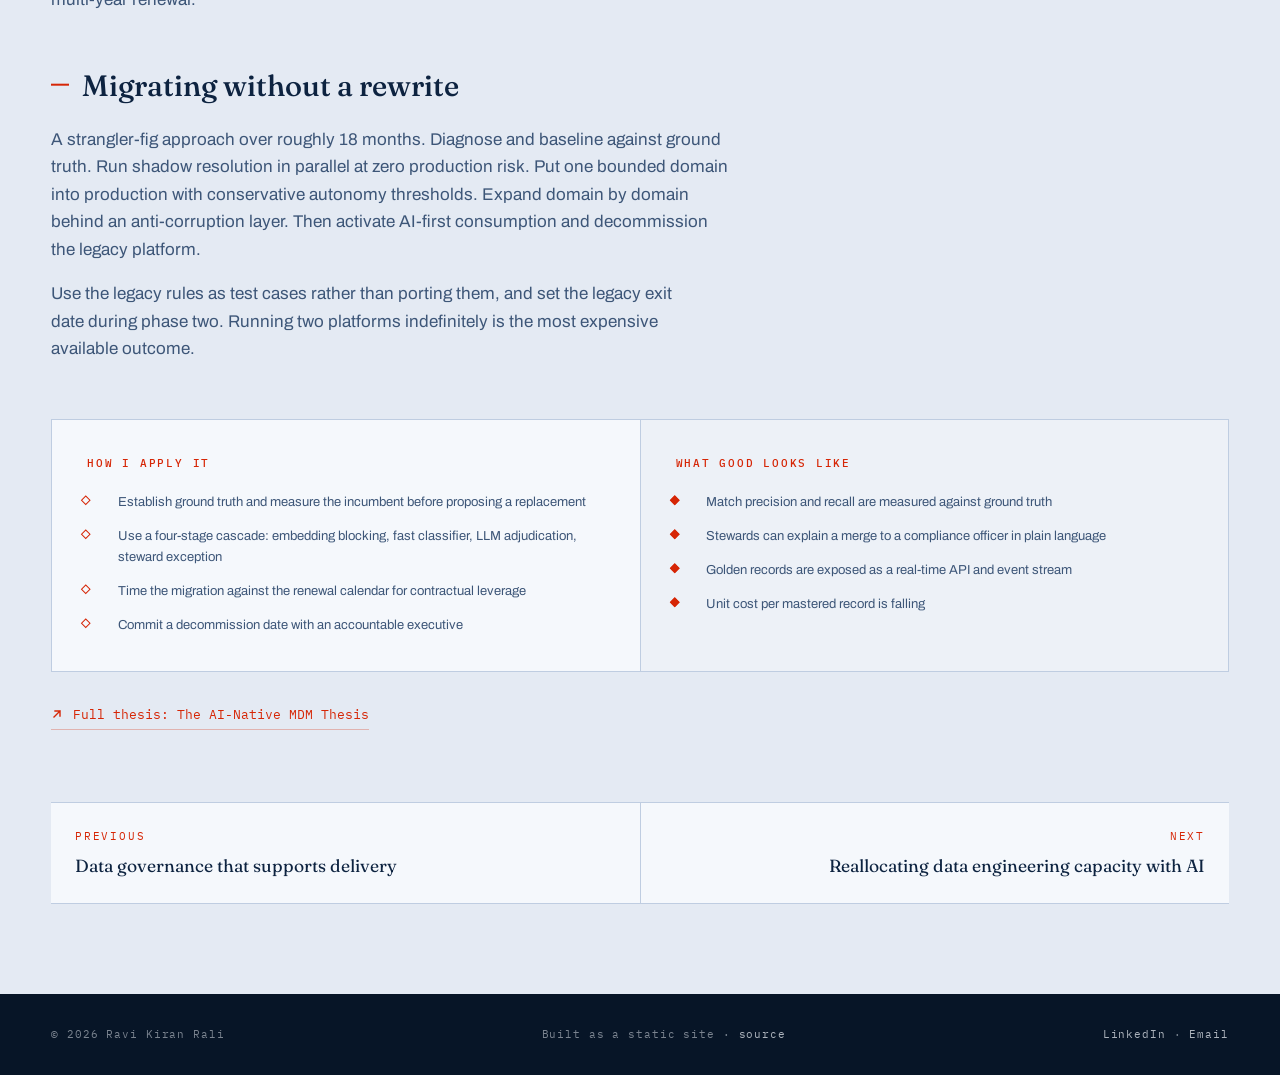
<file: perspectives/mdm-ai-native.html>
<!doctype html>
<html lang="en" class="no-js">
<head>
<meta charset="utf-8">
<meta name="viewport" content="width=device-width, initial-scale=1">
<title>Modernizing MDM for AI workloads — Ravi Rali</title>
<meta name="description" content="MDM hubs were designed for rules authored upfront, batch reconciliation overnight, and stewards clearing queues. Those assumptions need revisiting when AI agents are among the consumers.">
<link rel="canonical" href="https://ravikrali.github.io/resume/perspectives/mdm-ai-native.html">
<meta property="og:type" content="website">
<meta property="og:title" content="Modernizing MDM for AI workloads — Ravi Rali">
<meta property="og:description" content="MDM hubs were designed for rules authored upfront, batch reconciliation overnight, and stewards clearing queues. Those assumptions need revisiting when AI agents are among the consumers.">
<meta property="og:url" content="https://ravikrali.github.io/resume/perspectives/mdm-ai-native.html">
<meta name="twitter:card" content="summary_large_image">
<meta name="theme-color" content="#0d2340">
<link rel="preconnect" href="https://fonts.googleapis.com">
<link rel="preconnect" href="https://fonts.gstatic.com" crossorigin>
<link rel="stylesheet" href="https://fonts.googleapis.com/css2?family=Fraunces:opsz,wght@9..144,300..700&family=Archivo:wght@400;500;600&family=IBM+Plex+Mono:wght@400;500&display=swap">
<link rel="stylesheet" href="../assets/css/site.css">
<link rel="icon" href="../assets/img/favicon.svg" type="image/svg+xml">

</head>
<body>
<a class="skip" href="#main">Skip to content</a>
<header class="masthead">
  <div class="shell masthead__in">
    <a class="brand" href="../index.html">
      Ravi&nbsp;Rali
      <span class="brand__mark">Enterprise AI &amp; Data</span>
    </a>
    <nav class="navlinks" aria-label="Primary">
      <a href="../index.html#value">Value</a>
      <a href="../index.html#roadmap">Roadmap</a>
      <a href="../index.html#skills">Skills</a>
      <a href="../index.html#writing">Writing</a>
      <a class="nav-keep" href="../perspectives/index.html" aria-current="page">Perspectives</a>
      <a class="btn" href="../index.html#contact">Get in touch <svg class="arw" width="12" height="12" viewBox="0 0 12 12" fill="none" aria-hidden="true"><path d="M1 6h10M7 2l4 4-4 4" stroke="currentColor" stroke-width="1.4" stroke-linecap="square"/></svg></a>
    </nav>
  </div>
</header>
<main id="main">
<section class="povhero">
  <div class="shell">
    <p class="eyebrow"><a href="index.html" style="text-decoration:none">Perspectives</a></p>
    <div class="povhero__num" aria-hidden="true">07</div>
    <h1>Modernizing MDM for AI workloads</h1>
    <p class="povhero__stand">MDM hubs were designed for rules authored upfront, batch reconciliation overnight, and stewards clearing queues. Those assumptions need revisiting when AI agents are among the consumers.</p>
    <div class="povmeta">
      <span>Director, AI &amp; Data Management &middot; Enterprise Data Architect</span>
      <span>Point of view</span>
    </div>
  </div>
</section>

<section class="shell" style="padding-bottom:clamp(3rem,7vw,6rem)">
  <div class="reqcard">
    <p class="reqcard__k">The requirement this answers</p>
    <p class="reqcard__v">&ldquo;Lead Master Data Management strategy, platform selection and implementation&rdquo;</p>
  </div>

  <p class="position">Models propose truth, events settle it, and stewards adjudicate policy rather than transactions.</p>

  <div class="prose"><section><h2>Three shifts</h2><p>From rules to models. Humans encoding match and survivorship logic upfront gives way to semantic matching and learned, attribute-level survivorship. Traditional fuzzy matching scores around 37% F1 on entity-resolution benchmarks, while an LLM adjudicating the ambiguous band reaches above 95% precision.</p>
<p>From batch to events. Nightly reconciliation means the golden record is at least 24 hours old. Event-driven settlement keeps it current by construction.</p>
<p>From queues to judgment. Stewards move from unbounded task lists to a curated set of high-value exceptions, with the system learning from each decision.</p></section><section><h2>How the economics change</h2><p>Traditional MDM has an ascending cost curve, because per-master-row licensing rises as you master more data and steward headcount scales with volume. An AI-native approach front-loads engineering investment and then declines as models absorb stewardship volume. Crossover typically occurs in year two, and by year three annual cost runs 30% to 40% below the traditional trajectory.</p>
<p>Every Gartner Leader still prices on volume, which is worth confirming before signing a multi-year renewal.</p></section><section><h2>Migrating without a rewrite</h2><p>A strangler-fig approach over roughly 18 months. Diagnose and baseline against ground truth. Run shadow resolution in parallel at zero production risk. Put one bounded domain into production with conservative autonomy thresholds. Expand domain by domain behind an anti-corruption layer. Then activate AI-first consumption and decommission the legacy platform.</p>
<p>Use the legacy rules as test cases rather than porting them, and set the legacy exit date during phase two. Running two platforms indefinitely is the most expensive available outcome.</p></section></div>

  <div class="twoup">
    <div class="twoup__col">
      <h3>How I apply it</h3>
      <ul class="ticklist"><li>Establish ground truth and measure the incumbent before proposing a replacement</li><li>Use a four-stage cascade: embedding blocking, fast classifier, LLM adjudication, steward exception</li><li>Time the migration against the renewal calendar for contractual leverage</li><li>Commit a decommission date with an accountable executive</li></ul>
    </div>
    <div class="twoup__col">
      <h3>What good looks like</h3>
      <ul class="ticklist"><li>Match precision and recall are measured against ground truth</li><li>Stewards can explain a merge to a compliance officer in plain language</li><li>Golden records are exposed as a real-time API and event stream</li><li>Unit cost per mastered record is falling</li></ul>
    </div>
  </div>

  <a class="sourcelink" href="https://ravikrali.github.io/MDM-AI-Strategy/" target="_blank" rel="noopener"><svg class="arw" width="12" height="12" viewBox="0 0 12 12" fill="none" aria-hidden="true"><path d="M3 9L9 3M4 3h5v5" stroke="currentColor" stroke-width="1.4" stroke-linecap="square"/></svg> Full thesis: The AI-Native MDM Thesis</a>

  <nav class="pager" aria-label="More perspectives">
    <a href="data-governance.html"><span class="k">Previous</span><span class="t">Data governance that supports delivery</span></a>
    <a href="data-engineering.html"><span class="k">Next</span><span class="t">Reallocating data engineering capacity with AI</span></a>
  </nav>
</section>
</main>
<footer class="footer">
  <div class="shell footer__in">
    <span>&copy; <span data-year>2026</span> Ravi Kiran Rali</span>
    <span>Built as a static site &middot; <a href="https://github.com/ravikrali/resume">source</a></span>
    <span><a href="https://www.linkedin.com/in/ravirali">LinkedIn</a> &middot; <a href="mailto:rali.rk@gmail.com">Email</a></span>
  </div>
</footer>
<script src="../assets/js/site.js" defer></script>
</body>
</html>
</file>
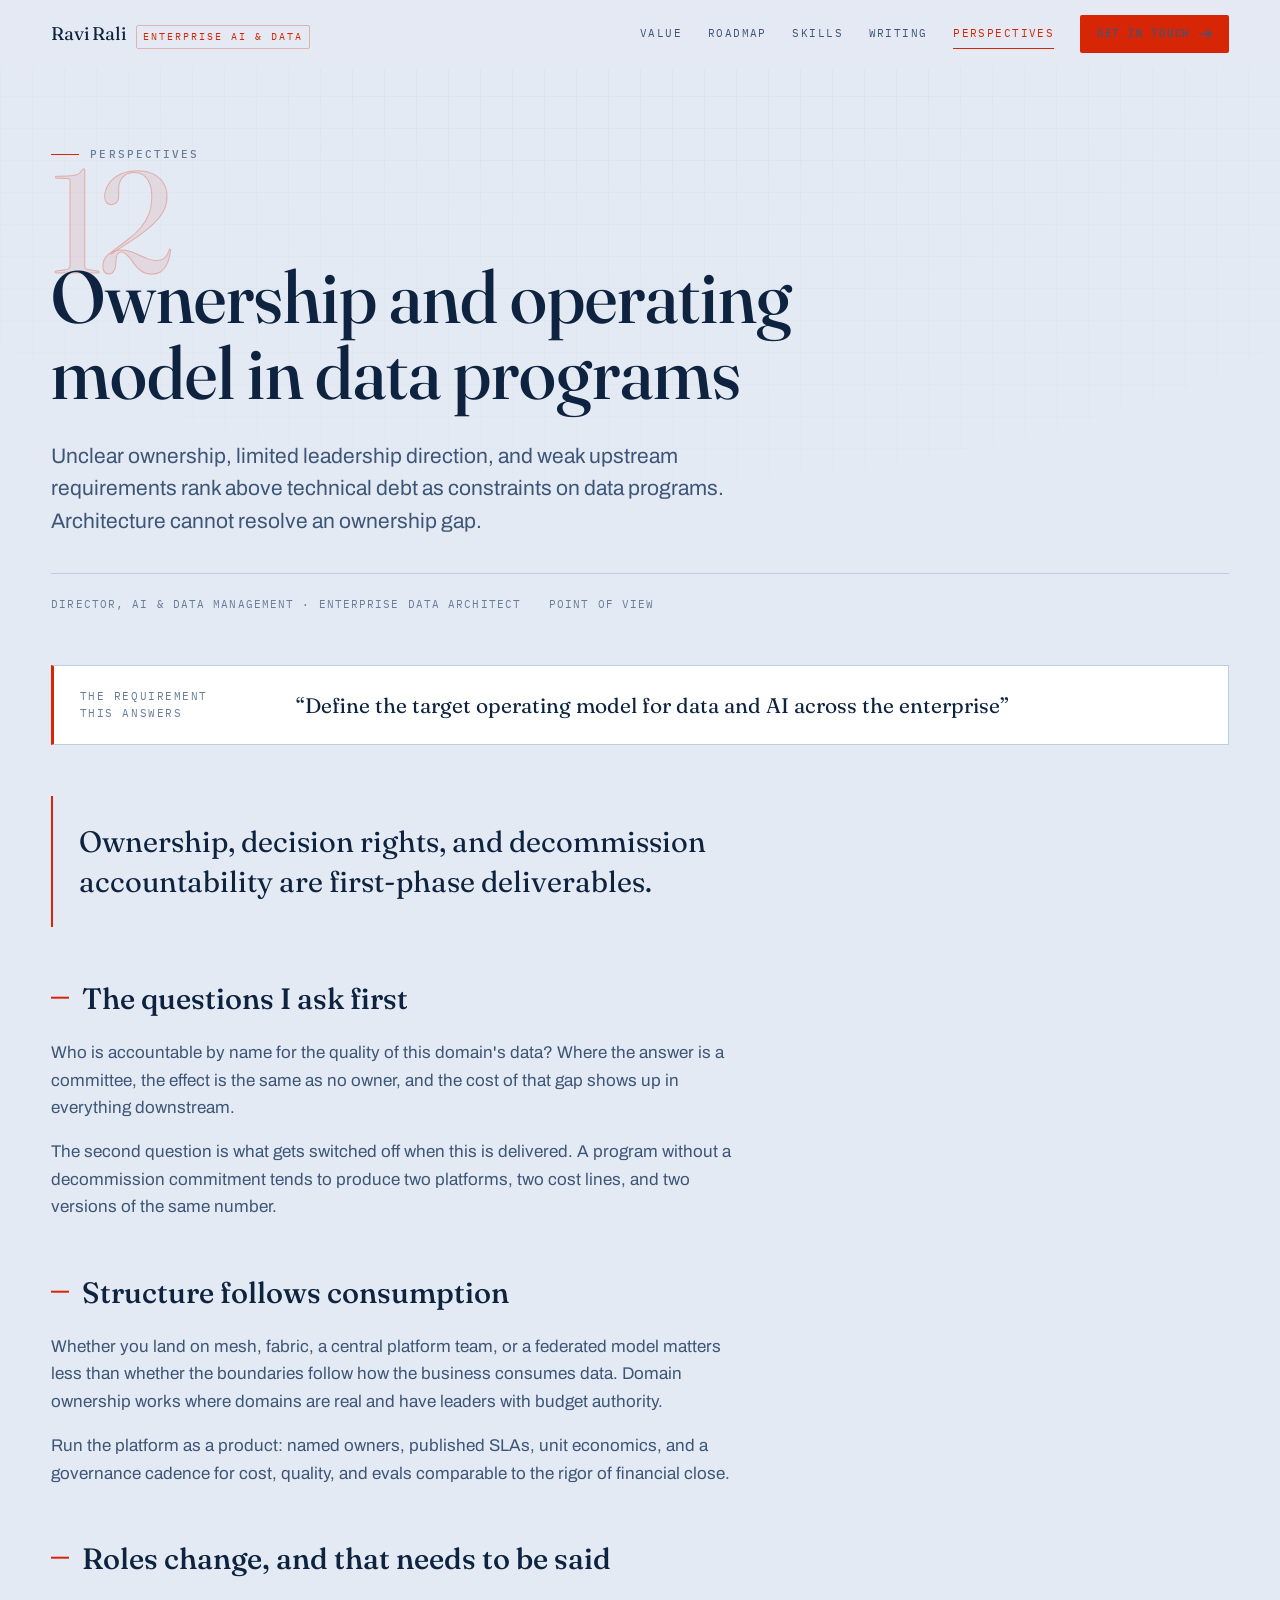
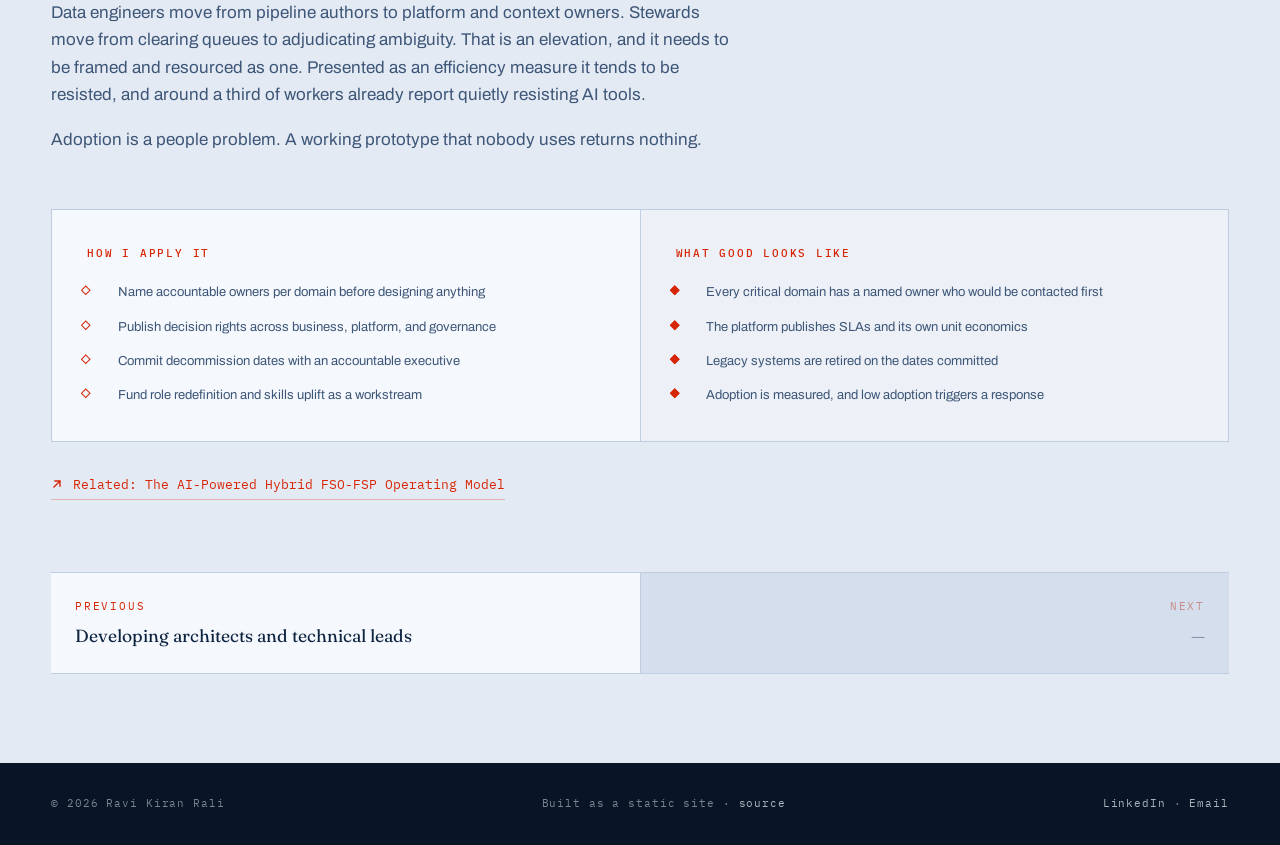
<file: perspectives/operating-model.html>
<!doctype html>
<html lang="en" class="no-js">
<head>
<meta charset="utf-8">
<meta name="viewport" content="width=device-width, initial-scale=1">
<title>Ownership and operating model in data programs — Ravi Rali</title>
<meta name="description" content="Unclear ownership, limited leadership direction, and weak upstream requirements rank above technical debt as constraints on data programs. Architecture cannot resolve an ownership gap.">
<link rel="canonical" href="https://ravikrali.github.io/resume/perspectives/operating-model.html">
<meta property="og:type" content="website">
<meta property="og:title" content="Ownership and operating model in data programs — Ravi Rali">
<meta property="og:description" content="Unclear ownership, limited leadership direction, and weak upstream requirements rank above technical debt as constraints on data programs. Architecture cannot resolve an ownership gap.">
<meta property="og:url" content="https://ravikrali.github.io/resume/perspectives/operating-model.html">
<meta name="twitter:card" content="summary_large_image">
<meta name="theme-color" content="#0d2340">
<link rel="preconnect" href="https://fonts.googleapis.com">
<link rel="preconnect" href="https://fonts.gstatic.com" crossorigin>
<link rel="stylesheet" href="https://fonts.googleapis.com/css2?family=Fraunces:opsz,wght@9..144,300..700&family=Archivo:wght@400;500;600&family=IBM+Plex+Mono:wght@400;500&display=swap">
<link rel="stylesheet" href="../assets/css/site.css">
<link rel="icon" href="../assets/img/favicon.svg" type="image/svg+xml">

</head>
<body>
<a class="skip" href="#main">Skip to content</a>
<header class="masthead">
  <div class="shell masthead__in">
    <a class="brand" href="../index.html">
      Ravi&nbsp;Rali
      <span class="brand__mark">Enterprise AI &amp; Data</span>
    </a>
    <nav class="navlinks" aria-label="Primary">
      <a href="../index.html#value">Value</a>
      <a href="../index.html#roadmap">Roadmap</a>
      <a href="../index.html#skills">Skills</a>
      <a href="../index.html#writing">Writing</a>
      <a class="nav-keep" href="../perspectives/index.html" aria-current="page">Perspectives</a>
      <a class="btn" href="../index.html#contact">Get in touch <svg class="arw" width="12" height="12" viewBox="0 0 12 12" fill="none" aria-hidden="true"><path d="M1 6h10M7 2l4 4-4 4" stroke="currentColor" stroke-width="1.4" stroke-linecap="square"/></svg></a>
    </nav>
  </div>
</header>
<main id="main">
<section class="povhero">
  <div class="shell">
    <p class="eyebrow"><a href="index.html" style="text-decoration:none">Perspectives</a></p>
    <div class="povhero__num" aria-hidden="true">12</div>
    <h1>Ownership and operating model in data programs</h1>
    <p class="povhero__stand">Unclear ownership, limited leadership direction, and weak upstream requirements rank above technical debt as constraints on data programs. Architecture cannot resolve an ownership gap.</p>
    <div class="povmeta">
      <span>Director, AI &amp; Data Management &middot; Enterprise Data Architect</span>
      <span>Point of view</span>
    </div>
  </div>
</section>

<section class="shell" style="padding-bottom:clamp(3rem,7vw,6rem)">
  <div class="reqcard">
    <p class="reqcard__k">The requirement this answers</p>
    <p class="reqcard__v">&ldquo;Define the target operating model for data and AI across the enterprise&rdquo;</p>
  </div>

  <p class="position">Ownership, decision rights, and decommission accountability are first-phase deliverables.</p>

  <div class="prose"><section><h2>The questions I ask first</h2><p>Who is accountable by name for the quality of this domain&#x27;s data? Where the answer is a committee, the effect is the same as no owner, and the cost of that gap shows up in everything downstream.</p>
<p>The second question is what gets switched off when this is delivered. A program without a decommission commitment tends to produce two platforms, two cost lines, and two versions of the same number.</p></section><section><h2>Structure follows consumption</h2><p>Whether you land on mesh, fabric, a central platform team, or a federated model matters less than whether the boundaries follow how the business consumes data. Domain ownership works where domains are real and have leaders with budget authority.</p>
<p>Run the platform as a product: named owners, published SLAs, unit economics, and a governance cadence for cost, quality, and evals comparable to the rigor of financial close.</p></section><section><h2>Roles change, and that needs to be said</h2><p>Data engineers move from pipeline authors to platform and context owners. Stewards move from clearing queues to adjudicating ambiguity. That is an elevation, and it needs to be framed and resourced as one. Presented as an efficiency measure it tends to be resisted, and around a third of workers already report quietly resisting AI tools.</p>
<p>Adoption is a people problem. A working prototype that nobody uses returns nothing.</p></section></div>

  <div class="twoup">
    <div class="twoup__col">
      <h3>How I apply it</h3>
      <ul class="ticklist"><li>Name accountable owners per domain before designing anything</li><li>Publish decision rights across business, platform, and governance</li><li>Commit decommission dates with an accountable executive</li><li>Fund role redefinition and skills uplift as a workstream</li></ul>
    </div>
    <div class="twoup__col">
      <h3>What good looks like</h3>
      <ul class="ticklist"><li>Every critical domain has a named owner who would be contacted first</li><li>The platform publishes SLAs and its own unit economics</li><li>Legacy systems are retired on the dates committed</li><li>Adoption is measured, and low adoption triggers a response</li></ul>
    </div>
  </div>

  <a class="sourcelink" href="https://ravikrali.github.io/Hybrid-FSO-FSP-Business-Strategy/" target="_blank" rel="noopener"><svg class="arw" width="12" height="12" viewBox="0 0 12 12" fill="none" aria-hidden="true"><path d="M3 9L9 3M4 3h5v5" stroke="currentColor" stroke-width="1.4" stroke-linecap="square"/></svg> Related: The AI-Powered Hybrid FSO-FSP Operating Model</a>

  <nav class="pager" aria-label="More perspectives">
    <a href="leading-architects.html"><span class="k">Previous</span><span class="t">Developing architects and technical leads</span></a>
    <a class="is-empty" href="#"><span class="k">Next</span><span class="t">&mdash;</span></a>
  </nav>
</section>
</main>
<footer class="footer">
  <div class="shell footer__in">
    <span>&copy; <span data-year>2026</span> Ravi Kiran Rali</span>
    <span>Built as a static site &middot; <a href="https://github.com/ravikrali/resume">source</a></span>
    <span><a href="https://www.linkedin.com/in/ravirali">LinkedIn</a> &middot; <a href="mailto:rali.rk@gmail.com">Email</a></span>
  </div>
</footer>
<script src="../assets/js/site.js" defer></script>
</body>
</html>
</file>
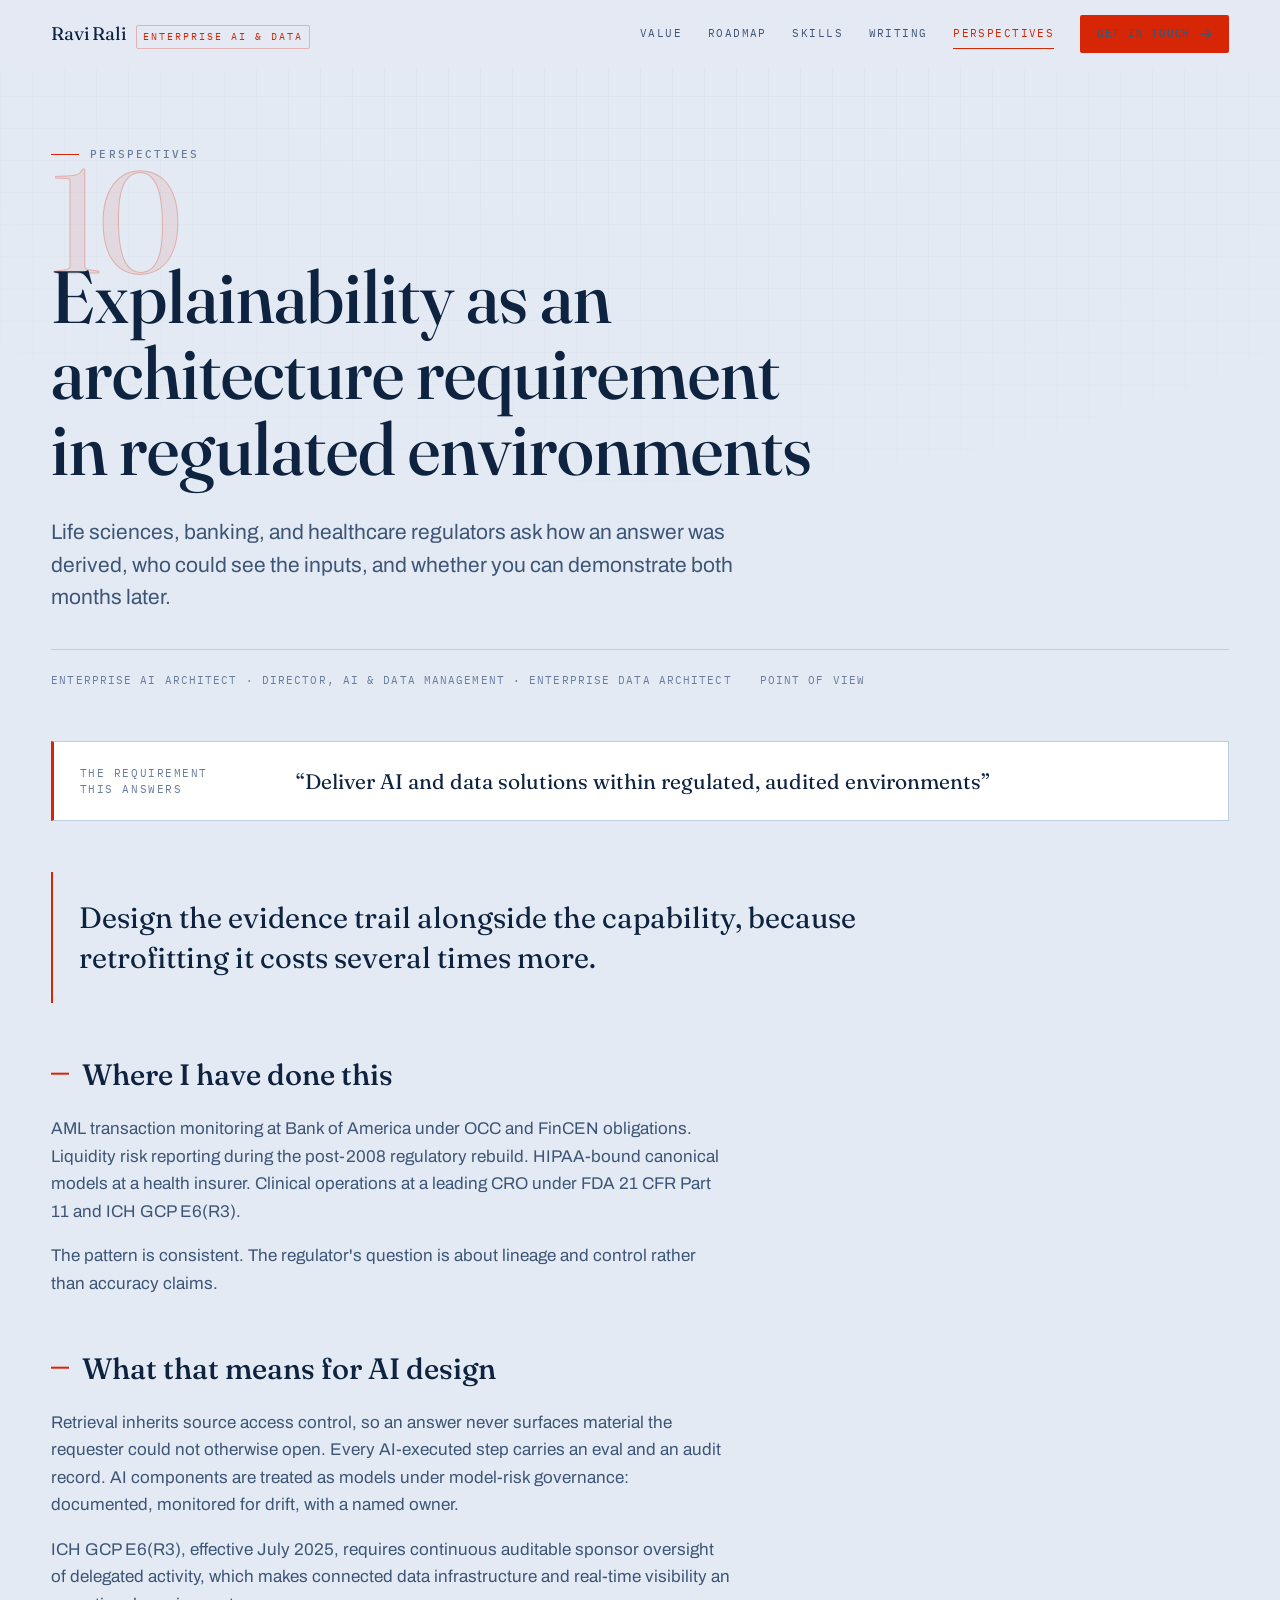
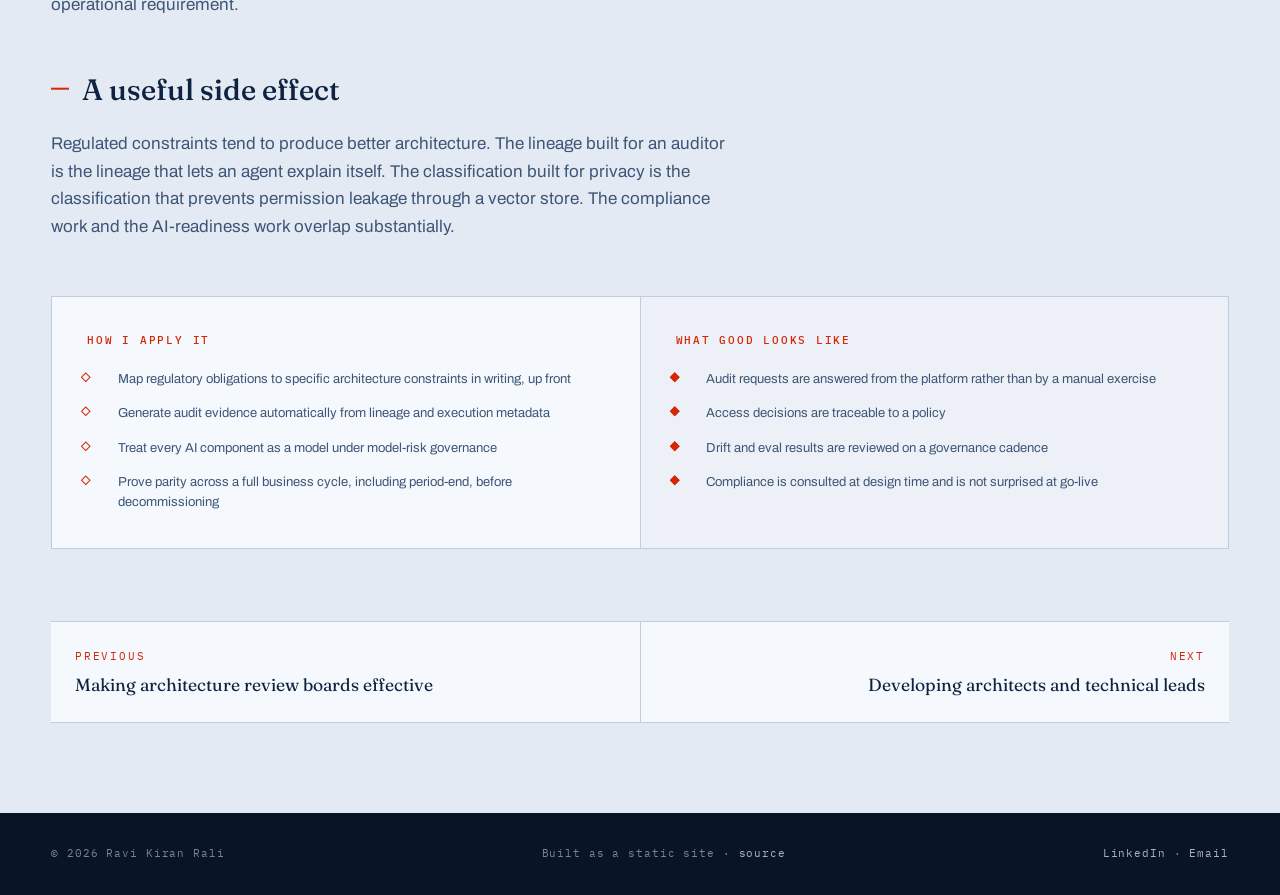
<file: perspectives/regulated-ai.html>
<!doctype html>
<html lang="en" class="no-js">
<head>
<meta charset="utf-8">
<meta name="viewport" content="width=device-width, initial-scale=1">
<title>Explainability as an architecture requirement in regulated environments — Ravi Rali</title>
<meta name="description" content="Life sciences, banking, and healthcare regulators ask how an answer was derived, who could see the inputs, and whether you can demonstrate both months later.">
<link rel="canonical" href="https://ravikrali.github.io/resume/perspectives/regulated-ai.html">
<meta property="og:type" content="website">
<meta property="og:title" content="Explainability as an architecture requirement in regulated environments — Ravi Rali">
<meta property="og:description" content="Life sciences, banking, and healthcare regulators ask how an answer was derived, who could see the inputs, and whether you can demonstrate both months later.">
<meta property="og:url" content="https://ravikrali.github.io/resume/perspectives/regulated-ai.html">
<meta name="twitter:card" content="summary_large_image">
<meta name="theme-color" content="#0d2340">
<link rel="preconnect" href="https://fonts.googleapis.com">
<link rel="preconnect" href="https://fonts.gstatic.com" crossorigin>
<link rel="stylesheet" href="https://fonts.googleapis.com/css2?family=Fraunces:opsz,wght@9..144,300..700&family=Archivo:wght@400;500;600&family=IBM+Plex+Mono:wght@400;500&display=swap">
<link rel="stylesheet" href="../assets/css/site.css">
<link rel="icon" href="../assets/img/favicon.svg" type="image/svg+xml">

</head>
<body>
<a class="skip" href="#main">Skip to content</a>
<header class="masthead">
  <div class="shell masthead__in">
    <a class="brand" href="../index.html">
      Ravi&nbsp;Rali
      <span class="brand__mark">Enterprise AI &amp; Data</span>
    </a>
    <nav class="navlinks" aria-label="Primary">
      <a href="../index.html#value">Value</a>
      <a href="../index.html#roadmap">Roadmap</a>
      <a href="../index.html#skills">Skills</a>
      <a href="../index.html#writing">Writing</a>
      <a class="nav-keep" href="../perspectives/index.html" aria-current="page">Perspectives</a>
      <a class="btn" href="../index.html#contact">Get in touch <svg class="arw" width="12" height="12" viewBox="0 0 12 12" fill="none" aria-hidden="true"><path d="M1 6h10M7 2l4 4-4 4" stroke="currentColor" stroke-width="1.4" stroke-linecap="square"/></svg></a>
    </nav>
  </div>
</header>
<main id="main">
<section class="povhero">
  <div class="shell">
    <p class="eyebrow"><a href="index.html" style="text-decoration:none">Perspectives</a></p>
    <div class="povhero__num" aria-hidden="true">10</div>
    <h1>Explainability as an architecture requirement in regulated environments</h1>
    <p class="povhero__stand">Life sciences, banking, and healthcare regulators ask how an answer was derived, who could see the inputs, and whether you can demonstrate both months later.</p>
    <div class="povmeta">
      <span>Enterprise AI Architect &middot; Director, AI &amp; Data Management &middot; Enterprise Data Architect</span>
      <span>Point of view</span>
    </div>
  </div>
</section>

<section class="shell" style="padding-bottom:clamp(3rem,7vw,6rem)">
  <div class="reqcard">
    <p class="reqcard__k">The requirement this answers</p>
    <p class="reqcard__v">&ldquo;Deliver AI and data solutions within regulated, audited environments&rdquo;</p>
  </div>

  <p class="position">Design the evidence trail alongside the capability, because retrofitting it costs several times more.</p>

  <div class="prose"><section><h2>Where I have done this</h2><p>AML transaction monitoring at Bank of America under OCC and FinCEN obligations. Liquidity risk reporting during the post-2008 regulatory rebuild. HIPAA-bound canonical models at a health insurer. Clinical operations at a leading CRO under FDA 21 CFR Part 11 and ICH GCP E6(R3).</p>
<p>The pattern is consistent. The regulator&#x27;s question is about lineage and control rather than accuracy claims.</p></section><section><h2>What that means for AI design</h2><p>Retrieval inherits source access control, so an answer never surfaces material the requester could not otherwise open. Every AI-executed step carries an eval and an audit record. AI components are treated as models under model-risk governance: documented, monitored for drift, with a named owner.</p>
<p>ICH GCP E6(R3), effective July 2025, requires continuous auditable sponsor oversight of delegated activity, which makes connected data infrastructure and real-time visibility an operational requirement.</p></section><section><h2>A useful side effect</h2><p>Regulated constraints tend to produce better architecture. The lineage built for an auditor is the lineage that lets an agent explain itself. The classification built for privacy is the classification that prevents permission leakage through a vector store. The compliance work and the AI-readiness work overlap substantially.</p></section></div>

  <div class="twoup">
    <div class="twoup__col">
      <h3>How I apply it</h3>
      <ul class="ticklist"><li>Map regulatory obligations to specific architecture constraints in writing, up front</li><li>Generate audit evidence automatically from lineage and execution metadata</li><li>Treat every AI component as a model under model-risk governance</li><li>Prove parity across a full business cycle, including period-end, before decommissioning</li></ul>
    </div>
    <div class="twoup__col">
      <h3>What good looks like</h3>
      <ul class="ticklist"><li>Audit requests are answered from the platform rather than by a manual exercise</li><li>Access decisions are traceable to a policy</li><li>Drift and eval results are reviewed on a governance cadence</li><li>Compliance is consulted at design time and is not surprised at go-live</li></ul>
    </div>
  </div>

  

  <nav class="pager" aria-label="More perspectives">
    <a href="architecture-governance.html"><span class="k">Previous</span><span class="t">Making architecture review boards effective</span></a>
    <a href="leading-architects.html"><span class="k">Next</span><span class="t">Developing architects and technical leads</span></a>
  </nav>
</section>
</main>
<footer class="footer">
  <div class="shell footer__in">
    <span>&copy; <span data-year>2026</span> Ravi Kiran Rali</span>
    <span>Built as a static site &middot; <a href="https://github.com/ravikrali/resume">source</a></span>
    <span><a href="https://www.linkedin.com/in/ravirali">LinkedIn</a> &middot; <a href="mailto:rali.rk@gmail.com">Email</a></span>
  </div>
</footer>
<script src="../assets/js/site.js" defer></script>
</body>
</html>
</file>
<file: assets/css/site.css>
/* =========================================================================
   Ravi Kiran Rali — enterprise architecture portfolio
   Aesthetic: strategy-note editorial × engineering blueprint.
   Hairline grid, monospace metadata, one decisive accent.
   ========================================================================= */

/* ---------- 1. Tokens ---------------------------------------------------- */

:root {
  /* Ground — light bluish grey */
  --paper:        #e4eaf3;
  --paper-deep:   #d6dfec;
  --paper-tint:   #edf1f7;
  --surface:      #f5f8fc;
  --surface-hi:   #ffffff;

  /* Foreground — dark navy */
  --navy:         #0d2340;
  --navy-deep:    #071527;
  --navy-mid:     #1b3a63;
  --ink:          #0d2340;
  --ink-2:        #3d5678;
  --ink-3:        #687c9b;
  --ink-4:        #8d9db6;

  /* Rules */
  --rule:         #bfcde1;
  --rule-soft:    #d3dded;
  --rule-hard:    #9db0cb;

  /* Accent — action */
  --flame:        #d62606;
  --flame-deep:   #a81d04;
  --flame-tint:   rgba(214, 38, 6, .085);
  --flame-line:   rgba(214, 38, 6, .28);

  /* Type */
  --display: "Fraunces", "Iowan Old Style", Georgia, serif;
  --sans:    "Archivo", "Helvetica Neue", Helvetica, sans-serif;
  --mono:    "IBM Plex Mono", ui-monospace, "SFMono-Regular", Menlo, monospace;

  /* Fluid scale */
  --t-xs:   0.6875rem;
  --t-sm:   0.8125rem;
  --t-base: clamp(1rem, .96rem + .2vw, 1.0625rem);
  --t-lg:   clamp(1.125rem, 1.05rem + .35vw, 1.3125rem);
  --t-xl:   clamp(1.375rem, 1.2rem + .8vw, 1.875rem);
  --t-2xl:  clamp(1.75rem, 1.35rem + 1.9vw, 2.875rem);
  --t-3xl:  clamp(2.35rem, 1.5rem + 3.9vw, 5rem);
  --t-4xl:  clamp(3rem, 1.4rem + 6.6vw, 7.25rem);

  /* Rhythm */
  --gutter: clamp(1.25rem, 4vw, 4rem);
  --measure: 68ch;
  --shell: 1280px;
  --band: clamp(4.5rem, 9vw, 8.5rem);

  --shadow-lift: 0 1px 0 rgba(13,35,64,.04), 0 12px 30px -18px rgba(7,21,39,.35);
  --shadow-deep: 0 2px 0 rgba(13,35,64,.05), 0 34px 60px -34px rgba(7,21,39,.5);

  --ease: cubic-bezier(.22, .68, .28, 1);
}

/* ---------- 2. Reset ----------------------------------------------------- */

*, *::before, *::after { box-sizing: border-box; }

html {
  -webkit-text-size-adjust: 100%;
  scroll-behavior: smooth;
  scroll-padding-top: 5.5rem;
}

@media (prefers-reduced-motion: reduce) {
  html { scroll-behavior: auto; }
  *, *::before, *::after {
    animation-duration: .001ms !important;
    animation-iteration-count: 1 !important;
    transition-duration: .001ms !important;
  }
}

body {
  margin: 0;
  font-family: var(--sans);
  font-size: var(--t-base);
  line-height: 1.62;
  color: var(--ink);
  background: var(--paper);
  -webkit-font-smoothing: antialiased;
  text-rendering: optimizeLegibility;
  overflow-x: hidden;
}

/* Blueprint grain: a 32px hairline grid, barely there. */
body::before {
  content: "";
  position: fixed;
  inset: 0;
  pointer-events: none;
  z-index: 0;
  opacity: .55;
  background-image:
    linear-gradient(to right, rgba(13,35,64,.045) 1px, transparent 1px),
    linear-gradient(to bottom, rgba(13,35,64,.045) 1px, transparent 1px);
  background-size: 32px 32px;
  mask-image: radial-gradient(ellipse 120% 90% at 50% 0%, #000 20%, transparent 78%);
  -webkit-mask-image: radial-gradient(ellipse 120% 90% at 50% 0%, #000 20%, transparent 78%);
}

img { max-width: 100%; display: block; }
figure { margin: 0; }
h1, h2, h3, h4 { margin: 0; font-weight: 500; text-wrap: balance; }
p { margin: 0; text-wrap: pretty; }
ul, ol { margin: 0; padding: 0; list-style: none; }

a { color: inherit; text-decoration-color: var(--flame-line); text-underline-offset: .22em; }
a:focus-visible, button:focus-visible, summary:focus-visible {
  outline: 2px solid var(--flame);
  outline-offset: 3px;
  border-radius: 2px;
}

::selection { background: var(--flame); color: #fff; }

/* ---------- 3. Primitives ------------------------------------------------ */

.shell {
  width: min(100% - (var(--gutter) * 2), var(--shell));
  margin-inline: auto;
  position: relative;
  z-index: 1;
}

.eyebrow {
  font-family: var(--mono);
  font-size: var(--t-xs);
  letter-spacing: .19em;
  text-transform: uppercase;
  color: var(--ink-3);
  font-weight: 500;
  display: flex;
  align-items: center;
  gap: .7rem;
}
.eyebrow::before {
  content: "";
  width: 1.75rem;
  height: 1px;
  background: var(--flame);
  flex: none;
}
.eyebrow--plain::before { display: none; }

.display {
  font-family: var(--display);
  font-weight: 400;
  font-variation-settings: "opsz" 40, "SOFT" 12, "WONK" 1;
  letter-spacing: -.018em;
  line-height: 1.04;
  color: var(--navy);
}

.lede {
  font-size: var(--t-lg);
  line-height: 1.52;
  color: var(--ink-2);
  max-width: 56ch;
}

.band {
  padding-block: var(--band);
  position: relative;
}
.band + .band { border-top: 1px solid var(--rule); }
.band--deep { background: linear-gradient(180deg, var(--paper-deep), var(--paper)); }

.band-head {
  display: grid;
  gap: 1.15rem;
  margin-bottom: clamp(2.5rem, 5vw, 4.25rem);
  max-width: 62ch;
}
.band-head h2 { font-size: var(--t-2xl); }

/* Buttons */
.btn {
  --btn-bg: var(--flame);
  --btn-fg: #fff;
  display: inline-flex;
  align-items: center;
  gap: .6rem;
  padding: .82rem 1.45rem;
  background: var(--btn-bg);
  color: var(--btn-fg);
  border: 1px solid var(--btn-bg);
  font-family: var(--mono);
  font-size: var(--t-sm);
  font-weight: 500;
  letter-spacing: .07em;
  text-transform: uppercase;
  text-decoration: none;
  cursor: pointer;
  border-radius: 2px;
  transition: background .22s var(--ease), color .22s var(--ease),
              border-color .22s var(--ease), transform .22s var(--ease);
}
.btn:hover { background: var(--flame-deep); border-color: var(--flame-deep); transform: translateY(-2px); }
.btn:active { transform: translateY(0); }
.btn .arw { transition: transform .22s var(--ease); }
.btn:hover .arw { transform: translateX(4px); }

.btn--ghost {
  --btn-bg: transparent;
  --btn-fg: var(--navy);
  border-color: var(--rule-hard);
}
.btn--ghost:hover {
  background: var(--navy);
  border-color: var(--navy);
  color: var(--surface-hi);
}

.chip {
  display: inline-block;
  font-family: var(--mono);
  font-size: var(--t-xs);
  letter-spacing: .04em;
  padding: .3rem .62rem;
  border: 1px solid var(--rule);
  background: var(--surface-hi);
  color: var(--ink-2);
  border-radius: 2px;
  white-space: nowrap;
}

/* ---------- 4. Masthead -------------------------------------------------- */

.masthead {
  position: sticky;
  top: 0;
  z-index: 60;
  background: rgba(228, 234, 243, .82);
  backdrop-filter: saturate(160%) blur(14px);
  -webkit-backdrop-filter: saturate(160%) blur(14px);
  border-bottom: 1px solid transparent;
  transition: border-color .3s var(--ease), background .3s var(--ease);
}
.masthead.is-stuck {
  border-bottom-color: var(--rule);
  background: rgba(228, 234, 243, .94);
}
.masthead__in {
  display: flex;
  align-items: center;
  justify-content: space-between;
  gap: 1.5rem;
  height: 4.25rem;
}
.brand {
  display: flex;
  align-items: baseline;
  gap: .65rem;
  text-decoration: none;
  font-family: var(--display);
  font-variation-settings: "opsz" 20, "SOFT" 10;
  font-size: 1.15rem;
  letter-spacing: -.01em;
  color: var(--navy);
  white-space: nowrap;
}
.brand__mark {
  font-family: var(--mono);
  font-size: .62rem;
  letter-spacing: .2em;
  text-transform: uppercase;
  color: var(--flame);
  border: 1px solid var(--flame-line);
  padding: .2rem .38rem;
  border-radius: 2px;
}
.navlinks {
  display: flex;
  align-items: center;
  gap: clamp(.9rem, 2vw, 2rem);
  font-family: var(--mono);
  font-size: var(--t-xs);
  letter-spacing: .13em;
  text-transform: uppercase;
}
.navlinks a {
  text-decoration: none;
  color: var(--ink-2);
  padding-block: .35rem;
  border-bottom: 1px solid transparent;
  transition: color .2s var(--ease), border-color .2s var(--ease);
}
.navlinks a:hover, .navlinks a[aria-current="page"] { color: var(--flame); border-bottom-color: var(--flame); }
.navlinks .btn { padding: .55rem 1rem; font-size: var(--t-xs); }
.navlinks .btn:hover { color: #fff; border-bottom-color: var(--flame-deep); }

@media (max-width: 880px) {
  .navlinks a:not(.btn):not(.nav-keep) { display: none; }
}
@media (max-width: 520px) {
  .brand__mark { display: none; }
}

/* ---------- 5. Hero ------------------------------------------------------ */

.hero {
  position: relative;
  padding-top: clamp(3rem, 7vw, 6rem);
  padding-bottom: clamp(3rem, 6vw, 5rem);
  overflow: hidden;
}
.hero::after {
  content: "";
  position: absolute;
  top: -18%;
  right: -12%;
  width: 46rem;
  height: 46rem;
  border-radius: 50%;
  background: radial-gradient(circle at 35% 35%, rgba(214,38,6,.10), transparent 62%);
  pointer-events: none;
  z-index: 0;
}

.hero__grid {
  display: grid;
  grid-template-columns: minmax(0, 1fr) minmax(0, 20rem);
  gap: clamp(2rem, 5vw, 4.5rem);
  align-items: end;
  position: relative;
  z-index: 1;
}
@media (max-width: 940px) {
  .hero__grid { grid-template-columns: 1fr; align-items: start; }
}

.hero__name {
  font-size: var(--t-4xl);
  font-variation-settings: "opsz" 144, "SOFT" 14, "WONK" 1;
  line-height: .92;
  margin-block: 1.4rem .1rem;
}
.hero__name .surname { display: block; color: var(--navy-mid); }

.hero__roles {
  display: flex;
  flex-wrap: wrap;
  align-items: center;
  gap: .5rem .9rem;
  margin-top: 1.5rem;
  font-family: var(--mono);
  font-size: var(--t-sm);
  letter-spacing: .05em;
  color: var(--navy);
}
.hero__roles span { display: inline-flex; align-items: center; gap: .9rem; }
.hero__roles span::after {
  content: "";
  width: 5px; height: 5px;
  background: var(--flame);
  transform: rotate(45deg);
}
.hero__roles span:last-child::after { display: none; }

.hero__tagline {
  font-family: var(--display);
  font-variation-settings: "opsz" 28, "SOFT" 10;
  font-size: var(--t-xl);
  line-height: 1.38;
  color: var(--ink);
  max-width: 34ch;
  margin-top: 2rem;
  padding-left: 1.35rem;
  border-left: 2px solid var(--flame);
}

.hero__actions {
  display: flex;
  flex-wrap: wrap;
  gap: .75rem;
  margin-top: 2.4rem;
}

.hero__portrait {
  position: relative;
  align-self: end;
}
.hero__portrait img {
  width: 100%;
  height: auto;          /* beat the HTML height attribute */
  aspect-ratio: 4 / 5;
  object-fit: cover;
  object-position: center;
  border-radius: 2px;
  border: 1px solid var(--rule);
  box-shadow: var(--shadow-deep);
}
.hero__portrait::after {
  content: "";
  position: absolute;
  inset: .7rem -.7rem -.7rem .7rem;
  border: 1px solid var(--flame-line);
  border-radius: 2px;
  z-index: -1;
}
.hero__loc {
  font-family: var(--mono);
  font-size: var(--t-xs);
  letter-spacing: .13em;
  text-transform: uppercase;
  color: var(--ink-3);
  margin-top: .9rem;
}
@media (max-width: 940px) {
  .hero__portrait { max-width: 15rem; }
}

/* Metrics strip */
.metrics {
  display: grid;
  grid-template-columns: repeat(4, minmax(0, 1fr));
  border-top: 1px solid var(--navy);
  border-bottom: 1px solid var(--rule);
  margin-top: clamp(3rem, 6vw, 5rem);
  position: relative;
  z-index: 1;
}
@media (max-width: 880px) { .metrics { grid-template-columns: repeat(2, 1fr); } }
@media (max-width: 460px) { .metrics { grid-template-columns: 1fr; } }

.metric {
  padding: 1.6rem 1.4rem 1.5rem 0;
  border-right: 1px solid var(--rule-soft);
}
.metric:last-child { border-right: 0; }
@media (max-width: 880px) {
  .metric:nth-child(2n) { border-right: 0; }
  .metric { border-bottom: 1px solid var(--rule-soft); }
}
.metric__fig {
  font-family: var(--display);
  font-variation-settings: "opsz" 60, "SOFT" 10;
  font-size: clamp(2rem, 3.4vw, 3rem);
  line-height: 1;
  color: var(--navy);
  display: flex;
  align-items: baseline;
  gap: .1em;
}
.metric__fig .unit {
  font-family: var(--mono);
  font-size: .34em;
  letter-spacing: .06em;
  color: var(--flame);
  transform: translateY(-.15em);
}
.metric__label {
  font-size: var(--t-sm);
  color: var(--ink-3);
  margin-top: .7rem;
  line-height: 1.45;
  max-width: 24ch;
}

/* ---------- 6. Summary + value ------------------------------------------ */

.summary__grid {
  display: grid;
  grid-template-columns: minmax(0, 15rem) minmax(0, 1fr);
  gap: clamp(2rem, 5vw, 5rem);
}
@media (max-width: 860px) { .summary__grid { grid-template-columns: 1fr; } }

.summary__body p { font-size: var(--t-lg); line-height: 1.62; max-width: var(--measure); }
.summary__body p + p { margin-top: 1.4rem; color: var(--ink-2); }

.value {
  display: grid;
  grid-template-columns: repeat(auto-fit, minmax(min(100%, 17rem), 1fr));
  gap: 1px;
  background: var(--rule);
  border: 1px solid var(--rule);
  margin-top: clamp(3rem, 6vw, 4.5rem);
}
.value__card {
  background: var(--surface);
  padding: clamp(1.6rem, 2.6vw, 2.3rem);
  display: flex;
  flex-direction: column;
  gap: .85rem;
  transition: background .3s var(--ease);
}
.value__card:hover { background: var(--surface-hi); }
.value__num {
  font-family: var(--mono);
  font-size: var(--t-xs);
  letter-spacing: .18em;
  color: var(--flame);
}
.value__card h3 {
  font-family: var(--display);
  font-variation-settings: "opsz" 24, "SOFT" 10;
  font-size: 1.3rem;
  line-height: 1.2;
  color: var(--navy);
}
.value__card p { font-size: var(--t-sm); color: var(--ink-2); line-height: 1.6; }
.value__proof {
  margin-top: auto;
  padding-top: 1rem;
  border-top: 1px dashed var(--rule);
  font-family: var(--mono);
  font-size: var(--t-xs);
  line-height: 1.55;
  color: var(--ink-3);
}

/* ---------- 7. Roadmap --------------------------------------------------- */

/* 7a. Year ribbon — the roadmap at a glance */
.ribbon {
  position: relative;
  margin-bottom: clamp(2.75rem, 5vw, 4rem);
  padding-block: 2.6rem 1.9rem;
}
.ribbon__line {
  position: absolute;
  left: 0; right: 0; top: 50%;
  height: 1px;
  background: linear-gradient(90deg, var(--rule-hard), var(--navy) 82%, var(--flame));
}
.ribbon__track { position: relative; height: 1px; }
.ribbon__dot {
  position: absolute;
  top: 50%;
  translate: -50% -50%;
  width: 13px; height: 13px;
  padding: 0;
  border-radius: 50%;
  border: 1px solid var(--navy);
  background: var(--paper);
  cursor: pointer;
  transition: background .22s var(--ease), border-color .22s var(--ease),
              scale .22s var(--ease);
}
.ribbon__dot::after {
  content: attr(data-year);
  position: absolute;
  left: 50%;
  translate: -50%;
  bottom: calc(100% + .7rem);
  font-family: var(--mono);
  font-size: var(--t-xs);
  letter-spacing: .08em;
  color: var(--ink-3);
  opacity: 0;
  transition: opacity .22s var(--ease), color .22s var(--ease);
  pointer-events: none;
}
.ribbon__dot:nth-child(odd)::after { bottom: auto; top: calc(100% + .7rem); }
.ribbon__dot:hover { scale: 1.35; border-color: var(--flame); }
.ribbon__dot:hover::after { opacity: 1; }
.ribbon__dot[aria-current="true"] {
  background: var(--flame);
  border-color: var(--flame);
  scale: 1.3;
  box-shadow: 0 0 0 5px var(--flame-tint);
}
.ribbon__dot[aria-current="true"]::after { opacity: 1; color: var(--flame); }
.ribbon__caps {
  display: flex;
  justify-content: space-between;
  font-family: var(--mono);
  font-size: var(--t-xs);
  letter-spacing: .16em;
  text-transform: uppercase;
  color: var(--ink-4);
  margin-top: 2.3rem;
}
@media (max-width: 720px) { .ribbon { display: none; } }

/* 7b. Vertical spine */
.rm { position: relative; }
.rm::before {
  content: "";
  position: absolute;
  left: 0; top: .5rem; bottom: 3rem;
  width: 1px;
  background: linear-gradient(180deg, var(--flame) 0 3rem, var(--rule-hard) 12rem, var(--rule));
}

.rm__era {
  display: flex;
  align-items: center;
  gap: 1rem;
  padding-left: 2.6rem;
  margin: 2.75rem 0 1.4rem;
  font-family: var(--mono);
  font-size: var(--t-xs);
  letter-spacing: .2em;
  text-transform: uppercase;
  color: var(--ink-4);
}
.rm__era:first-child { margin-top: 0; }
.rm__era::after { content: ""; flex: 1; height: 1px; background: var(--rule-soft); }

.rm__item { position: relative; padding-left: 2.6rem; }
.rm__item + .rm__item { margin-top: .5rem; }
.rm__item::before {
  content: "";
  position: absolute;
  left: -5px; top: 2.05rem;
  width: 11px; height: 11px;
  border-radius: 50%;
  background: var(--paper);
  border: 1px solid var(--rule-hard);
  transition: background .25s var(--ease), border-color .25s var(--ease),
              box-shadow .25s var(--ease);
  z-index: 2;
}
.rm__item.is-open::before {
  background: var(--flame);
  border-color: var(--flame);
  box-shadow: 0 0 0 5px var(--flame-tint);
}

.rm__head {
  width: 100%;
  display: grid;
  grid-template-columns: minmax(0, 10.5rem) minmax(0, 1fr) auto;
  align-items: baseline;
  gap: 1rem 1.75rem;
  padding: 1.5rem 1.25rem 1.5rem 1.4rem;
  background: transparent;
  border: 1px solid transparent;
  border-bottom-color: var(--rule-soft);
  border-radius: 2px;
  text-align: left;
  font: inherit;
  color: inherit;
  cursor: pointer;
  transition: background .25s var(--ease), border-color .25s var(--ease),
              padding-left .25s var(--ease);
}
.rm__head:hover { background: var(--surface); border-color: var(--rule-soft); padding-left: 1.7rem; }
.rm__item.is-open .rm__head {
  background: var(--surface-hi);
  border-color: var(--rule);
  border-bottom-color: var(--rule);
}
@media (max-width: 760px) {
  .rm__head { grid-template-columns: minmax(0,1fr) auto; gap: .5rem 1rem; padding-inline: .9rem; }
  .rm__years { grid-column: 1 / -1; }
}

.rm__years {
  font-family: var(--mono);
  font-size: var(--t-xs);
  letter-spacing: .1em;
  color: var(--ink-3);
  white-space: nowrap;
}
.rm__item.is-open .rm__years { color: var(--flame); }
.rm__title { min-width: 0; }
.rm__role {
  font-family: var(--display);
  font-variation-settings: "opsz" 26, "SOFT" 10;
  font-size: clamp(1.1rem, 1.7vw, 1.4rem);
  line-height: 1.22;
  color: var(--navy);
  display: block;
}
.rm__org {
  display: block;
  font-size: var(--t-sm);
  color: var(--ink-3);
  margin-top: .35rem;
}
.rm__toggle {
  flex: none;
  width: 1.9rem; height: 1.9rem;
  display: grid;
  place-items: center;
  border: 1px solid var(--rule);
  border-radius: 50%;
  color: var(--navy);
  align-self: center;
  transition: transform .3s var(--ease), background .25s var(--ease),
              border-color .25s var(--ease), color .25s var(--ease);
}
.rm__head:hover .rm__toggle { border-color: var(--flame); color: var(--flame); }
.rm__item.is-open .rm__toggle {
  transform: rotate(180deg);
  background: var(--flame);
  border-color: var(--flame);
  color: #fff;
}

/* Panel — height is driven in px by site.js so the transition is reliable.
   Without JS the panels stay open, which is the right fallback for a CV. */
.rm__panel {
  height: 0;
  overflow: hidden;
  transition: height .42s var(--ease);
}
.no-js .rm__panel { height: auto; }
.rm__panelin { overflow: hidden; }
.rm__body {
  border: 1px solid var(--rule);
  border-top: 0;
  background: var(--surface-hi);
  padding: clamp(1.5rem, 3vw, 2.5rem);
  display: grid;
  grid-template-columns: minmax(0, 1fr) minmax(0, 17rem);
  gap: clamp(1.75rem, 3.5vw, 3rem);
  opacity: 0;
  transform: translateY(-6px);
  transition: opacity .38s var(--ease) .06s, transform .38s var(--ease) .06s;
}
.rm__item.is-open .rm__body { opacity: 1; transform: none; }
.no-js .rm__body { opacity: 1; transform: none; }
@media (max-width: 900px) { .rm__body { grid-template-columns: 1fr; } }

.rm__headline {
  font-family: var(--display);
  font-variation-settings: "opsz" 26, "SOFT" 10;
  font-size: var(--t-lg);
  line-height: 1.4;
  color: var(--navy);
  margin-bottom: .9rem;
}
.rm__context { font-size: var(--t-sm); color: var(--ink-2); line-height: 1.66; max-width: 62ch; }

.rm__outcomes { margin-top: 1.75rem; display: grid; gap: 1.05rem; }
.rm__outcome {
  display: grid;
  grid-template-columns: 5.5rem minmax(0, 1fr);
  gap: 1.1rem;
  align-items: start;
  padding-top: 1.05rem;
  border-top: 1px solid var(--rule-soft);
  font-size: var(--t-sm);
  line-height: 1.6;
  color: var(--ink-2);
}
.rm__outcome:first-child { border-top: 0; padding-top: 0; }
.rm__metric {
  font-family: var(--display);
  font-variation-settings: "opsz" 30, "SOFT" 10;
  font-size: 1.4rem;
  line-height: 1.1;
  color: var(--flame);
  letter-spacing: -.01em;
}
.rm__metric .u { font-family: var(--mono); font-size: .48em; letter-spacing: .04em; display: block; margin-top: .2rem; color: var(--ink-3); text-transform: uppercase; }
.rm__outcome--plain .rm__metric::before {
  content: "";
  display: block;
  width: 1.4rem; height: 1px;
  background: var(--rule-hard);
  margin-top: .72rem;
}
@media (max-width: 560px) {
  .rm__outcome { grid-template-columns: 1fr; gap: .4rem; }
  .rm__outcome--plain .rm__metric { display: none; }
}

.rm__aside { display: grid; gap: 1.6rem; align-content: start; }
.rm__note {
  background: var(--paper-tint);
  border-left: 2px solid var(--flame);
  padding: 1.1rem 1.2rem;
}
.rm__note h4 {
  font-family: var(--mono);
  font-size: var(--t-xs);
  letter-spacing: .16em;
  text-transform: uppercase;
  color: var(--ink-3);
  margin-bottom: .6rem;
}
.rm__note p { font-size: var(--t-sm); line-height: 1.6; color: var(--ink-2); }
.rm__stack { display: flex; flex-wrap: wrap; gap: .4rem; }
.rm__links { display: grid; gap: .5rem; }
.rm__links a {
  font-family: var(--mono);
  font-size: var(--t-xs);
  letter-spacing: .04em;
  color: var(--flame);
  text-decoration: none;
  display: inline-flex;
  gap: .45rem;
  align-items: baseline;
}
.rm__links a:hover { text-decoration: underline; }

/* ---------- 8. Skills ---------------------------------------------------- */

.pillars {
  display: grid;
  grid-template-columns: repeat(2, minmax(0, 1fr));
  gap: 1px;
  background: var(--rule);
  border: 1px solid var(--rule);
}
@media (max-width: 940px) { .pillars { grid-template-columns: 1fr; } }

.pillar {
  background: var(--surface);
  padding: clamp(1.75rem, 3.2vw, 3rem);
}
.pillar:nth-child(2) { background: var(--paper-tint); }
.pillar__kicker {
  font-family: var(--mono);
  font-size: var(--t-xs);
  letter-spacing: .19em;
  text-transform: uppercase;
  color: var(--flame);
}
.pillar h3 {
  font-family: var(--display);
  font-variation-settings: "opsz" 40, "SOFT" 12;
  font-size: var(--t-xl);
  color: var(--navy);
  margin-top: .7rem;
}
.pillar__lede { font-size: var(--t-sm); color: var(--ink-2); line-height: 1.62; margin-top: .9rem; max-width: 46ch; }

.skillgroup { margin-top: 2.1rem; padding-top: 1.5rem; border-top: 1px solid var(--rule-soft); }
.skillgroup h4 {
  font-family: var(--mono);
  font-size: var(--t-xs);
  letter-spacing: .13em;
  text-transform: uppercase;
  color: var(--navy);
  margin-bottom: .95rem;
  display: flex;
  align-items: center;
  gap: .55rem;
}
.skillgroup h4::before {
  content: "";
  width: 4px; height: 4px;
  background: var(--flame);
  transform: rotate(45deg);
  flex: none;
}
.skilllist { display: flex; flex-wrap: wrap; gap: .4rem; }
.skilllist li {
  font-size: var(--t-sm);
  color: var(--ink-2);
  background: var(--surface-hi);
  border: 1px solid var(--rule-soft);
  border-radius: 2px;
  padding: .32rem .68rem;
  line-height: 1.4;
  transition: border-color .2s var(--ease), color .2s var(--ease), background .2s var(--ease);
}
.skilllist li:hover { border-color: var(--flame-line); color: var(--navy); background: var(--surface-hi); }

/* ---------- 9. Perspectives ---------------------------------------------- */

.povgrid {
  display: grid;
  grid-template-columns: repeat(auto-fill, minmax(min(100%, 20rem), 1fr));
  gap: 1px;
  background: var(--rule);
  border: 1px solid var(--rule);
}
.povcard {
  background: var(--surface);
  padding: clamp(1.5rem, 2.6vw, 2.1rem);
  display: flex;
  flex-direction: column;
  gap: .85rem;
  text-decoration: none;
  color: inherit;
  position: relative;
  transition: background .28s var(--ease);
  min-height: 15rem;
}
.povcard::after {
  content: "";
  position: absolute;
  left: 0; right: 0; bottom: 0;
  height: 2px;
  background: var(--flame);
  transform: scaleX(0);
  transform-origin: left;
  transition: transform .32s var(--ease);
}
.povcard:hover { background: var(--surface-hi); }
.povcard:hover::after { transform: scaleX(1); }
.povcard__top {
  display: flex;
  align-items: center;
  justify-content: space-between;
  font-family: var(--mono);
  font-size: var(--t-xs);
  letter-spacing: .16em;
  color: var(--ink-4);
}
.povcard__num { color: var(--flame); }
.povcard h3 {
  font-family: var(--display);
  font-variation-settings: "opsz" 28, "SOFT" 10;
  font-size: 1.28rem;
  line-height: 1.24;
  color: var(--navy);
}
.povcard__req {
  font-size: var(--t-sm);
  color: var(--ink-3);
  line-height: 1.55;
  padding-left: .85rem;
  border-left: 1px solid var(--rule-hard);
}
.povcard__tags {
  margin-top: auto;
  padding-top: 1rem;
  display: flex;
  flex-wrap: wrap;
  gap: .35rem;
}
.tag {
  font-family: var(--mono);
  font-size: 10px;
  letter-spacing: .1em;
  text-transform: uppercase;
  color: var(--ink-3);
  border: 1px solid var(--rule);
  padding: .22rem .45rem;
  border-radius: 2px;
}

/* --------- 10. Credentials & contact ------------------------------------- */

.creds { display: grid; gap: 0; border-top: 1px solid var(--navy); }
.cred {
  display: grid;
  grid-template-columns: minmax(0, 1fr) minmax(0, 1fr) 6rem;
  gap: 1rem 2rem;
  align-items: baseline;
  padding: 1.35rem 0;
  border-bottom: 1px solid var(--rule-soft);
}
.cred strong { font-weight: 500; font-size: var(--t-lg); color: var(--navy); font-family: var(--display); font-variation-settings: "opsz" 24, "SOFT" 10; }
.cred span { font-size: var(--t-sm); color: var(--ink-3); }
.cred time { font-family: var(--mono); font-size: var(--t-sm); color: var(--flame); text-align: right; }
@media (max-width: 700px) {
  .cred { grid-template-columns: 1fr; gap: .3rem; }
  .cred time { text-align: left; }
}

.contact {
  background: var(--navy);
  color: var(--paper-tint);
  border-top: 3px solid var(--flame);
}
.contact .eyebrow { color: rgba(237,241,247,.6); }
.contact__grid {
  display: grid;
  grid-template-columns: minmax(0, 1fr) minmax(0, 22rem);
  gap: clamp(2rem, 5vw, 4rem);
  align-items: end;
}
@media (max-width: 860px) { .contact__grid { grid-template-columns: 1fr; align-items: start; } }
.contact h2 {
  font-family: var(--display);
  font-variation-settings: "opsz" 72, "SOFT" 14, "WONK" 1;
  font-size: var(--t-3xl);
  color: var(--surface-hi);
  line-height: 1.02;
  margin-top: 1.3rem;
}
.contact p { color: rgba(237,241,247,.72); max-width: 46ch; margin-top: 1.5rem; font-size: var(--t-lg); }
.contact__list { display: grid; gap: 1px; background: rgba(255,255,255,.14); border: 1px solid rgba(255,255,255,.14); }
.contact__list a {
  display: flex;
  align-items: center;
  justify-content: space-between;
  gap: 1rem;
  padding: 1.05rem 1.25rem;
  background: var(--navy);
  text-decoration: none;
  font-family: var(--mono);
  font-size: var(--t-sm);
  letter-spacing: .03em;
  color: var(--surface-hi);
  transition: background .24s var(--ease), color .24s var(--ease), padding-left .24s var(--ease);
}
.contact__list a:hover { background: var(--flame); padding-left: 1.6rem; }
.contact__list .k {
  font-size: var(--t-xs);
  letter-spacing: .16em;
  text-transform: uppercase;
  color: rgba(237,241,247,.5);
}
.contact__list a:hover .k { color: rgba(255,255,255,.85); }

.footer {
  background: var(--navy-deep);
  color: rgba(237,241,247,.5);
  font-family: var(--mono);
  font-size: var(--t-xs);
  letter-spacing: .08em;
}
.footer__in {
  display: flex;
  flex-wrap: wrap;
  gap: 1rem 2rem;
  justify-content: space-between;
  padding-block: 2rem;
}
.footer a { color: rgba(237,241,247,.72); text-decoration: none; }
.footer a:hover { color: var(--flame); }

/* --------- 11. Perspective article page ---------------------------------- */

.povhero { padding-block: clamp(2.5rem, 6vw, 5rem) clamp(2rem, 4vw, 3.25rem); }
.povhero__num {
  font-family: var(--display);
  font-variation-settings: "opsz" 144, "SOFT" 14, "WONK" 1;
  font-size: clamp(4rem, 12vw, 9rem);
  line-height: .8;
  color: var(--flame-tint);
  -webkit-text-stroke: 1px var(--flame-line);
  letter-spacing: -.03em;
  user-select: none;
}
.povhero h1 {
  font-family: var(--display);
  font-variation-settings: "opsz" 96, "SOFT" 14, "WONK" 1;
  font-size: var(--t-3xl);
  line-height: 1.03;
  color: var(--navy);
  max-width: 20ch;
  margin-top: -1.25rem;
}
.povhero__stand {
  font-size: var(--t-lg);
  line-height: 1.55;
  color: var(--ink-2);
  max-width: 58ch;
  margin-top: 1.8rem;
}
.povmeta {
  display: flex;
  flex-wrap: wrap;
  gap: .75rem 1.75rem;
  align-items: center;
  margin-top: 2.2rem;
  padding-top: 1.4rem;
  border-top: 1px solid var(--rule);
  font-family: var(--mono);
  font-size: var(--t-xs);
  letter-spacing: .1em;
  text-transform: uppercase;
  color: var(--ink-3);
}

.reqcard {
  display: grid;
  grid-template-columns: minmax(0, auto) minmax(0, 1fr);
  gap: 1.5rem;
  align-items: center;
  background: var(--surface-hi);
  border: 1px solid var(--rule);
  border-left: 3px solid var(--flame);
  padding: 1.4rem 1.6rem;
  margin-bottom: clamp(2.25rem, 4vw, 3.25rem);
}
@media (max-width: 640px) { .reqcard { grid-template-columns: 1fr; gap: .6rem; } }
.reqcard__k {
  font-family: var(--mono);
  font-size: var(--t-xs);
  letter-spacing: .14em;
  text-transform: uppercase;
  color: var(--ink-3);
  max-width: 12rem;
  line-height: 1.5;
}
.reqcard__v {
  font-family: var(--display);
  font-variation-settings: "opsz" 24, "SOFT" 10;
  font-size: var(--t-lg);
  line-height: 1.35;
  color: var(--navy);
}

.position {
  font-family: var(--display);
  font-variation-settings: "opsz" 40, "SOFT" 12;
  font-size: var(--t-xl);
  line-height: 1.36;
  color: var(--navy);
  padding: 1.6rem 0 1.6rem 1.6rem;
  border-left: 2px solid var(--flame);
  margin-bottom: clamp(2.25rem, 4vw, 3rem);
  max-width: 44ch;
}

.prose { max-width: var(--measure); }
.prose section + section { margin-top: clamp(2.25rem, 4vw, 3rem); }
.prose h2 {
  font-family: var(--display);
  font-variation-settings: "opsz" 36, "SOFT" 12;
  font-size: var(--t-xl);
  color: var(--navy);
  margin-bottom: 1rem;
  display: flex;
  gap: .8rem;
  align-items: baseline;
}
.prose h2::before {
  content: "";
  width: 1.1rem; height: 2px;
  background: var(--flame);
  flex: none;
  transform: translateY(-.35em);
}
.prose p + p { margin-top: 1.05rem; }
.prose p { color: var(--ink-2); }

.twoup {
  display: grid;
  grid-template-columns: repeat(2, minmax(0, 1fr));
  gap: 1px;
  background: var(--rule);
  border: 1px solid var(--rule);
  margin-top: clamp(2.5rem, 5vw, 3.5rem);
}
@media (max-width: 780px) { .twoup { grid-template-columns: 1fr; } }
.twoup__col { background: var(--surface); padding: clamp(1.5rem, 2.8vw, 2.2rem); }
.twoup__col:nth-child(2) { background: var(--paper-tint); }
.twoup h3 {
  font-family: var(--mono);
  font-size: var(--t-xs);
  letter-spacing: .16em;
  text-transform: uppercase;
  color: var(--flame);
  margin-bottom: 1.2rem;
}
.ticklist { display: grid; gap: .85rem; }
.ticklist li {
  display: grid;
  grid-template-columns: 1.15rem 1fr;
  gap: .75rem;
  font-size: var(--t-sm);
  line-height: 1.58;
  color: var(--ink-2);
}
.ticklist li::before {
  content: "";
  width: 7px; height: 7px;
  border: 1px solid var(--flame);
  transform: rotate(45deg) translateY(.42rem);
  align-self: start;
}
.twoup__col:nth-child(2) .ticklist li::before { background: var(--flame); }

.pager {
  display: grid;
  grid-template-columns: repeat(2, minmax(0, 1fr));
  gap: 1px;
  background: var(--rule);
  border-block: 1px solid var(--rule);
  margin-top: clamp(3rem, 6vw, 4.5rem);
}
@media (max-width: 640px) { .pager { grid-template-columns: 1fr; } }
.pager a {
  background: var(--surface);
  padding: 1.6rem 1.5rem;
  text-decoration: none;
  display: grid;
  gap: .55rem;
  transition: background .25s var(--ease);
}
.pager a:hover { background: var(--surface-hi); }
.pager a:last-child { text-align: right; }
.pager .k {
  font-family: var(--mono);
  font-size: var(--t-xs);
  letter-spacing: .16em;
  text-transform: uppercase;
  color: var(--flame);
}
.pager .t {
  font-family: var(--display);
  font-variation-settings: "opsz" 24, "SOFT" 10;
  font-size: 1.1rem;
  line-height: 1.28;
  color: var(--navy);
}
.pager a.is-empty { pointer-events: none; opacity: .4; }

.sourcelink {
  display: inline-flex;
  align-items: center;
  gap: .6rem;
  margin-top: 2rem;
  font-family: var(--mono);
  font-size: var(--t-sm);
  color: var(--flame);
  text-decoration: none;
  border-bottom: 1px solid var(--flame-line);
  padding-bottom: .25rem;
}
.sourcelink:hover { border-bottom-color: var(--flame); }

/* --------- 12. Reveal animation ------------------------------------------ */

/* Content must never be permanently invisible if JS or transitions fail:
   .no-js and the reduced-motion block both opt straight into the end state,
   and site.js force-reveals anything still hidden after 2s. */
.rise { opacity: 0; transform: translateY(18px); }
.no-js .rise { opacity: 1; transform: none; }
.rise.is-in {
  opacity: 1;
  transform: none;
  transition: opacity .7s var(--ease), transform .7s var(--ease);
}
@media (prefers-reduced-motion: reduce) {
  .rise { opacity: 1; transform: none; }
  .rm__body { opacity: 1; transform: none; }
  .stagger > * { animation: none; }
}

/* Hero load stagger */
.stagger > * { animation: rise-in .8s var(--ease) backwards; }
.stagger > *:nth-child(1) { animation-delay: .05s; }
.stagger > *:nth-child(2) { animation-delay: .13s; }
.stagger > *:nth-child(3) { animation-delay: .21s; }
.stagger > *:nth-child(4) { animation-delay: .29s; }
.stagger > *:nth-child(5) { animation-delay: .37s; }
@keyframes rise-in {
  from { opacity: 0; transform: translateY(22px); }
  to   { opacity: 1; transform: none; }
}

.skip {
  position: absolute;
  left: -999px;
  top: 0;
  background: var(--flame);
  color: #fff;
  padding: .75rem 1.25rem;
  z-index: 200;
  font-family: var(--mono);
  font-size: var(--t-sm);
}
.skip:focus { left: 1rem; top: 1rem; }

/* --------- 13. Print ----------------------------------------------------- */

@media print {
  body::before, .masthead, .hero__actions, .ribbon, .contact__list,
  .rm__toggle, .footer, .skip { display: none !important; }
  body { background: #fff; color: #000; font-size: 10pt; }
  .band { padding-block: 1.25rem; break-inside: avoid; }
  .rm__panel { height: auto !important; overflow: visible !important; }
  .rm__body { opacity: 1 !important; transform: none !important; border: 0; padding: .5rem 0 1rem; }
  .rise { opacity: 1 !important; transform: none !important; }
  a { text-decoration: none; }
  .contact { background: #fff; color: #000; border-top: 2px solid #000; }
  .contact h2, .contact p { color: #000; }
}

/* --------- 14. Writing / published --------------------------------------- */

.writing { border-top: 1px solid var(--navy); }

.writ {
  display: grid;
  grid-template-columns: minmax(0, 8.5rem) minmax(0, 1fr);
  gap: .9rem 2.5rem;
  padding: 1.9rem 1.1rem 1.9rem 0;
  border-bottom: 1px solid var(--rule-soft);
  transition: background .28s var(--ease), padding-left .28s var(--ease);
}
.writ:hover { background: var(--surface); padding-left: 1.1rem; }
@media (max-width: 720px) {
  .writ { grid-template-columns: 1fr; gap: .5rem; }
  .writ:hover { padding-left: 0; }
}

.writ__meta { display: flex; flex-direction: column; align-items: flex-start; gap: .6rem; }
@media (max-width: 720px) { .writ__meta { flex-direction: row; align-items: center; gap: .8rem; } }

.writ__date {
  font-family: var(--mono);
  font-size: var(--t-xs);
  letter-spacing: .13em;
  text-transform: uppercase;
  color: var(--flame);
}
.writ__kind {
  font-family: var(--mono);
  font-size: 10px;
  letter-spacing: .14em;
  text-transform: uppercase;
  color: var(--ink-3);
  border: 1px solid var(--rule);
  padding: .2rem .45rem;
  border-radius: 2px;
}

.writ__title {
  font-family: var(--display);
  font-variation-settings: "opsz" 30, "SOFT" 10;
  font-size: clamp(1.15rem, 1.7vw, 1.45rem);
  line-height: 1.24;
  color: var(--navy);
}
.writ__title a { text-decoration: none; transition: color .2s var(--ease); }
.writ__title a:hover { color: var(--flame); }

.writ__desc {
  font-size: var(--t-sm);
  line-height: 1.62;
  color: var(--ink-2);
  margin-top: .7rem;
  max-width: 70ch;
}

.writ__links {
  display: flex;
  flex-wrap: wrap;
  gap: .5rem 1.6rem;
  margin-top: 1rem;
  font-family: var(--mono);
  font-size: var(--t-xs);
  letter-spacing: .04em;
}
.writ__links a {
  color: var(--flame);
  text-decoration: none;
  display: inline-flex;
  align-items: baseline;
  gap: .45rem;
}
.writ__links a:hover { text-decoration: underline; }
.writ__links a.is-secondary { color: var(--ink-3); }
.writ__links a.is-secondary:hover { color: var(--navy); }
</file>
